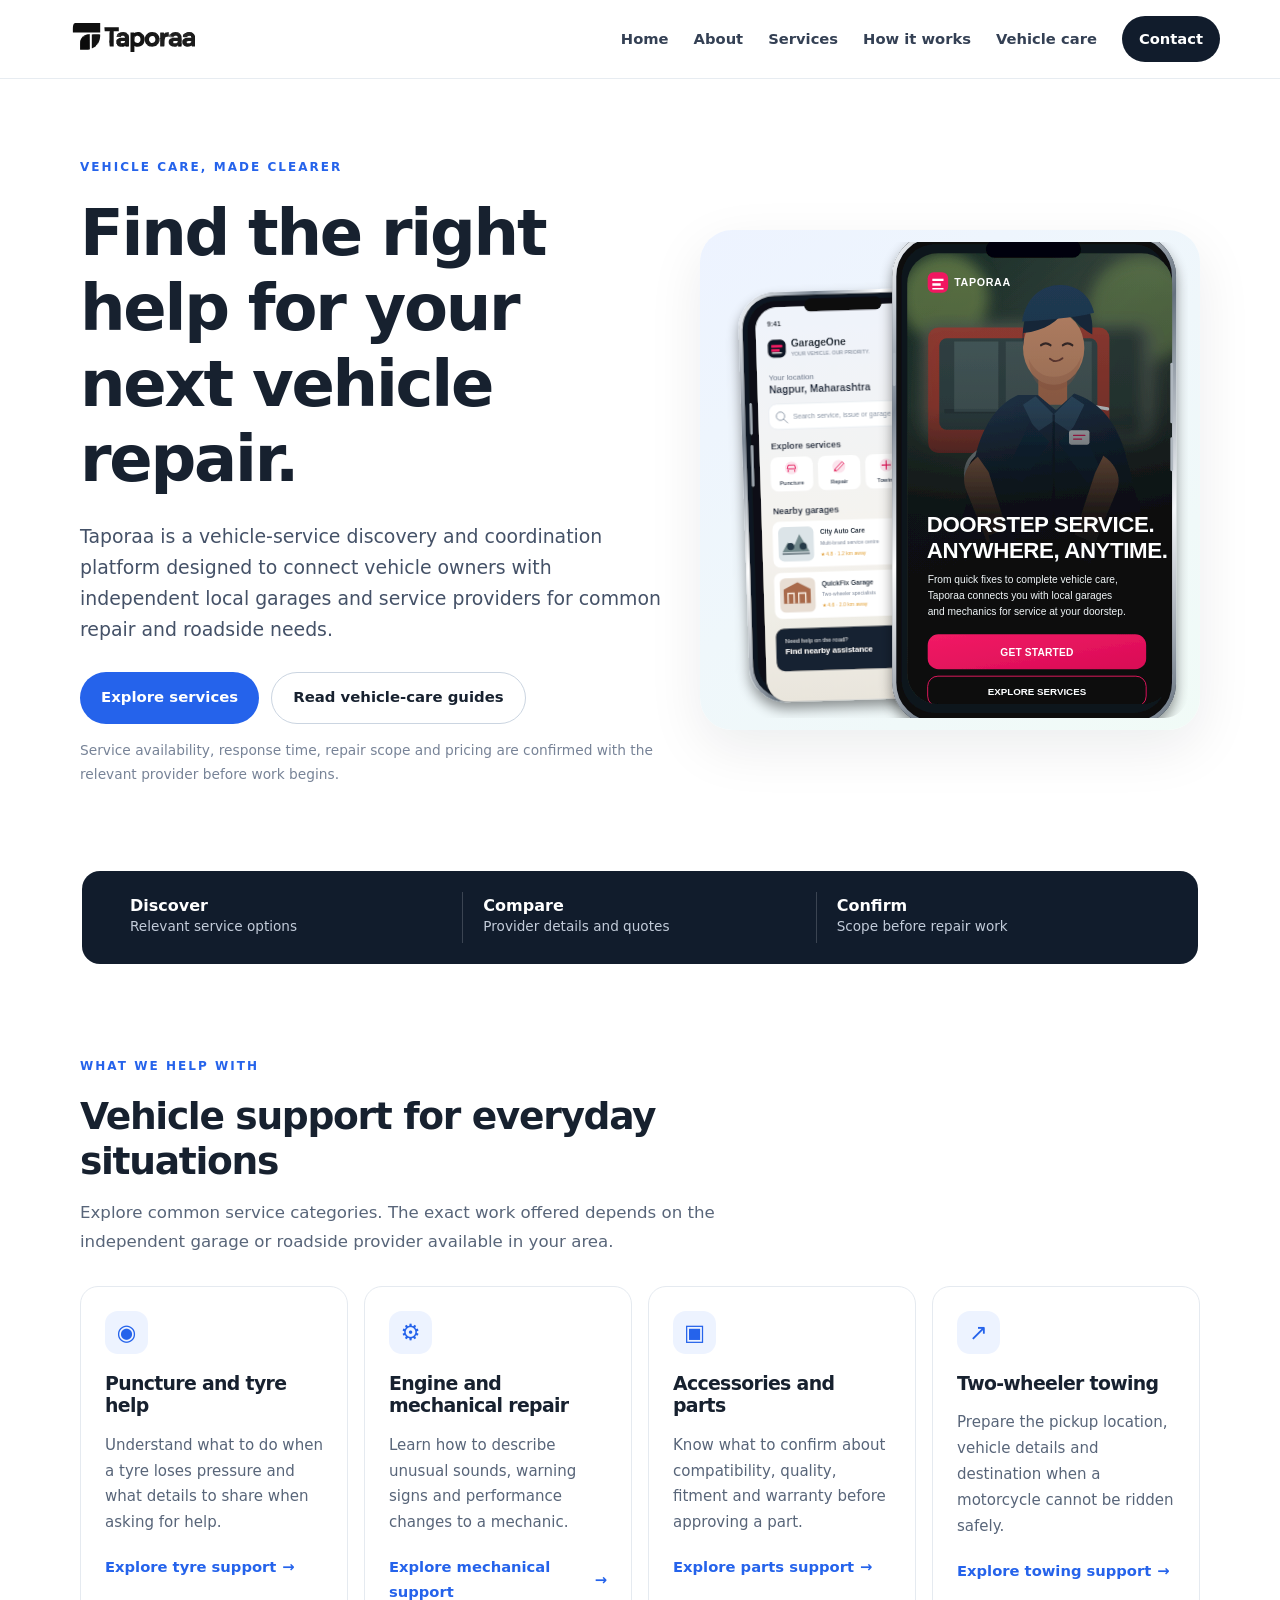
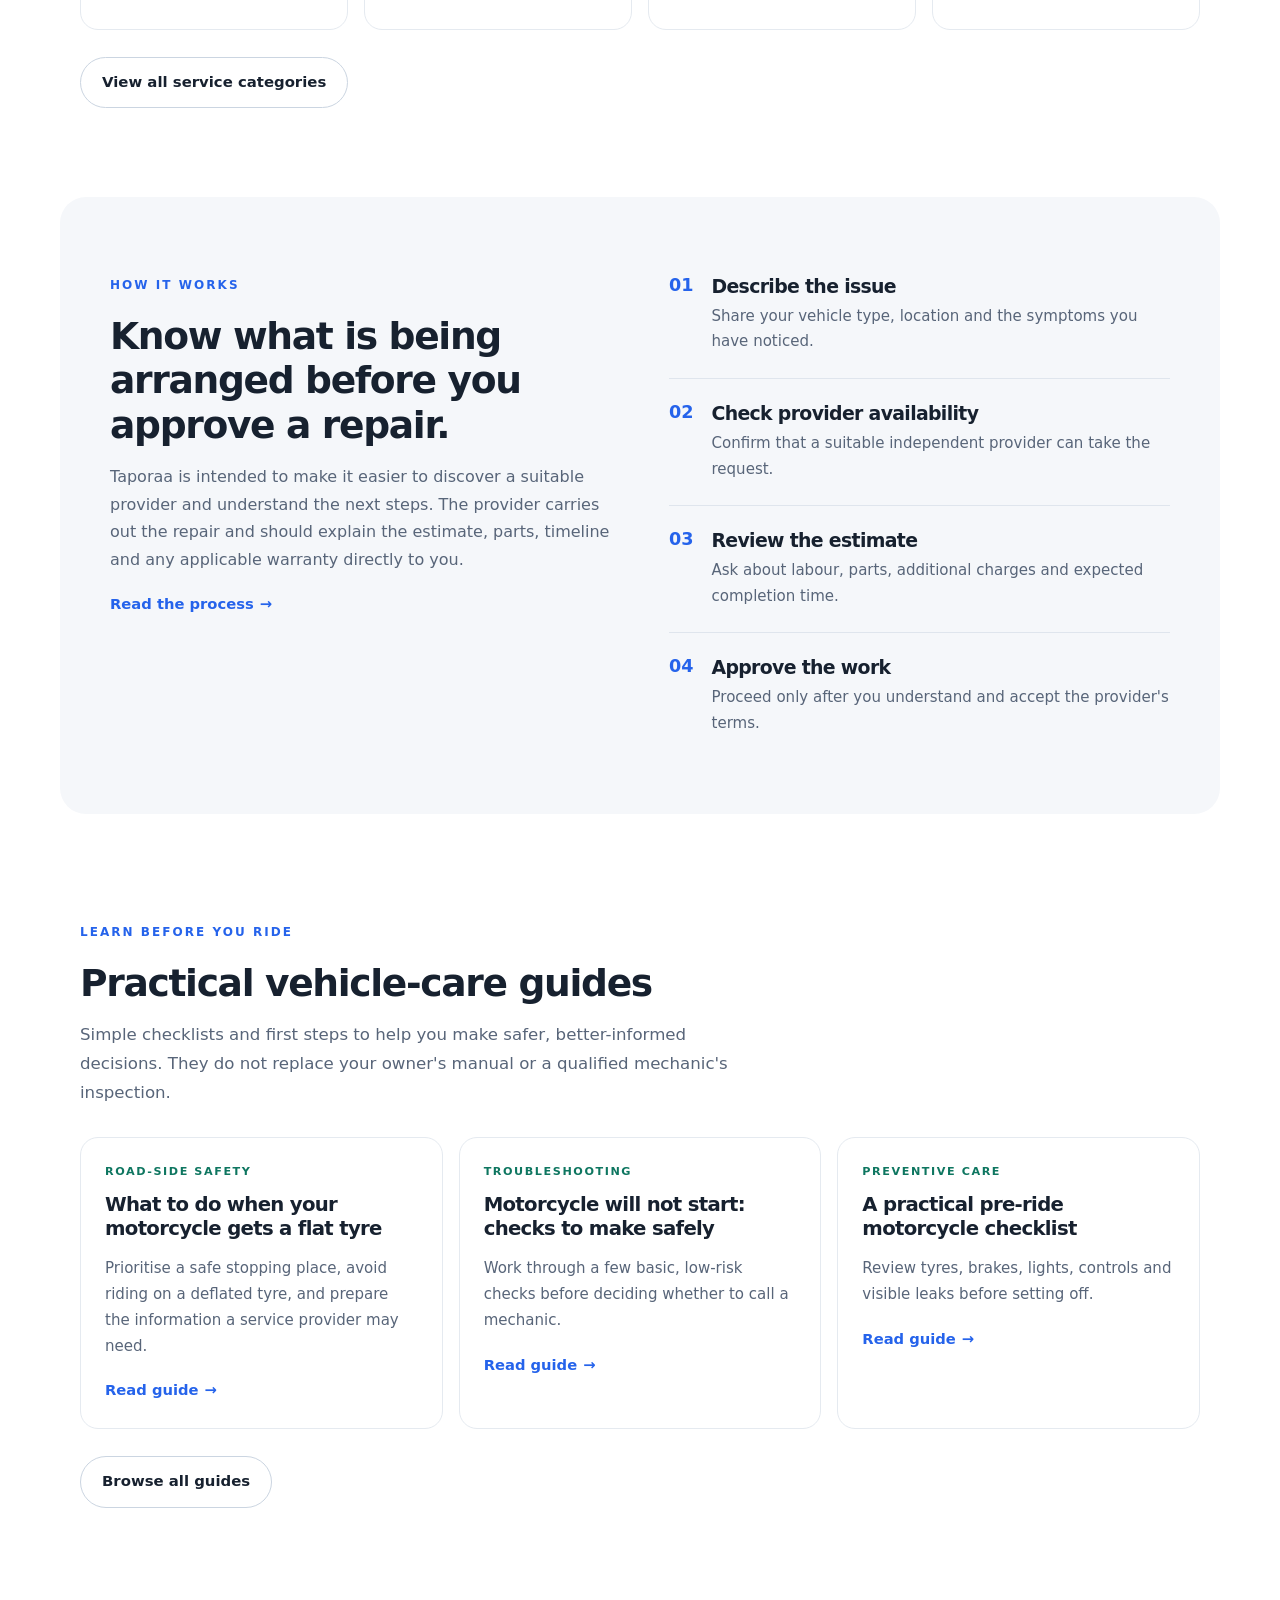
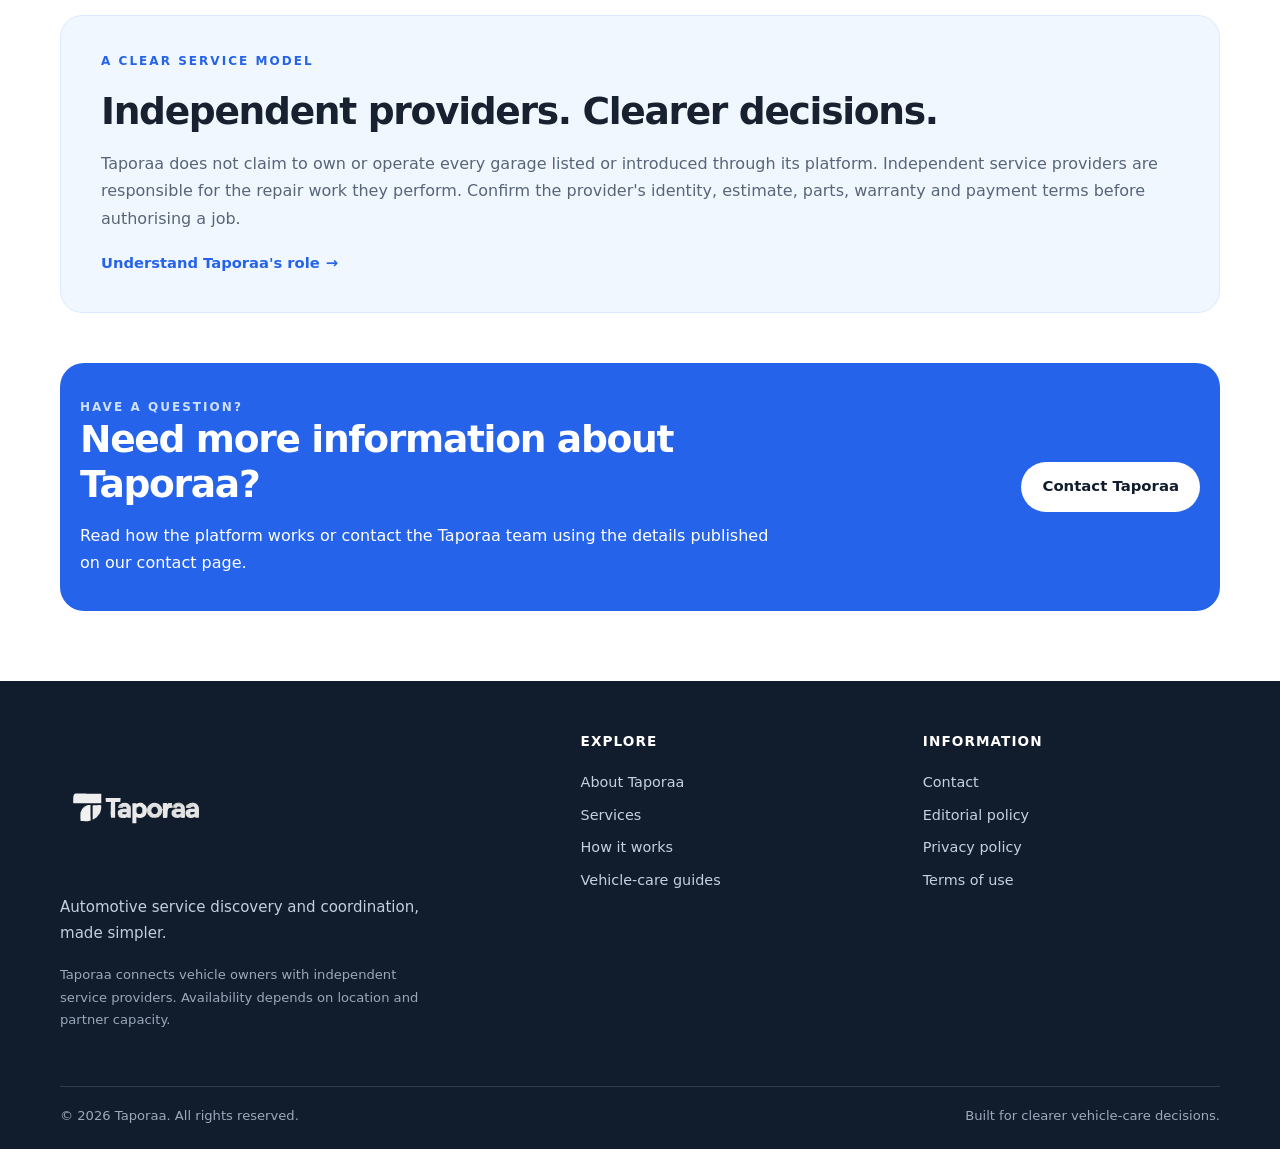
<file: index.html>
<!doctype html>
<html lang="en-IN">
<head>
  <meta charset="utf-8">
  <meta name="viewport" content="width=device-width, initial-scale=1">
  <title>Taporaa | Vehicle Service Discovery & Care Guides</title>
  <meta name="description" content="Discover vehicle-service options, understand common repair needs and read practical two-wheeler care guides with Taporaa.">
  <link rel="canonical" href="https://taporaa.com/">
  <meta property="og:type" content="website">
  <meta property="og:site_name" content="Taporaa">
  <meta property="og:title" content="Taporaa | Vehicle Service Discovery & Care Guides">
  <meta property="og:description" content="Discover vehicle-service options, understand common repair needs and read practical two-wheeler care guides with Taporaa.">
  <meta property="og:url" content="https://taporaa.com/">
  <meta property="og:image" content="https://taporaa.com/assets/img/og-cover.svg">
  <meta name="twitter:card" content="summary_large_image">

  <link rel="icon" href="/assets/img/favicon.svg" type="image/svg+xml">
  <link rel="stylesheet" href="/assets/css/style.css">
  <meta name="theme-color" content="#111827">
  <!-- Google Analytics 4: retained from the existing Taporaa site. Disable in site-config.js if no longer used. -->
  <script async src="https://www.googletagmanager.com/gtag/js?id=G-NDCK1PM405"></script>
  <script>window.dataLayer=window.dataLayer||[];function gtag(){dataLayer.push(arguments);}gtag('js',new Date());gtag('config','G-NDCK1PM405');</script>
  <!-- AdSense site-review code: retained from the existing Taporaa site. Do not modify the client ID. -->
  <script async src="https://pagead2.googlesyndication.com/pagead/js/adsbygoogle.js?client=ca-pub-1390238086527698" crossorigin="anonymous"></script>


</head>
<body>

<a class="skip-link" href="#main">Skip to content</a>
<header class="site-header">
  <div class="container header-inner">
    <a class="brand" href="/" aria-label="Taporaa home">
      <img src="/assets/img/taporaa-logo.svg" width="154" height="42" alt="Taporaa" />
    </a>
    <button class="menu-toggle" type="button" aria-expanded="false" aria-controls="primary-nav" aria-label="Open navigation"><span></span><span></span><span></span></button>
    <nav class="primary-nav" id="primary-nav" aria-label="Main navigation">
      <a href="/">Home</a><a href="/about.html">About</a><a href="/services.html">Services</a><a href="/how-it-works.html">How it works</a><a href="/vehicle-care/">Vehicle care</a><a class="nav-contact" href="/contact.html">Contact</a>
    </nav>
  </div>
</header>

<main id="main" class="container page-main">

<section class="hero section-pad">
  <div class="hero-copy">
    <p class="eyebrow">VEHICLE CARE, MADE CLEARER</p>
    <h1>Find the right help for your next vehicle repair.</h1>
    <p class="hero-lead">Taporaa is a vehicle-service discovery and coordination platform designed to connect vehicle owners with independent local garages and service providers for common repair and roadside needs.</p>
    <div class="button-row"><a class="button button-primary" href="/services.html">Explore services</a><a class="button button-secondary" href="/vehicle-care/">Read vehicle-care guides</a></div>
    <p class="hero-disclaimer">Service availability, response time, repair scope and pricing are confirmed with the relevant provider before work begins.</p>
  </div>
  <div class="hero-art"><img src="/assets/img/garage-illustration.svg" alt="Illustration of a motorcycle beside a vehicle service workshop" width="560" height="420"></div>
</section>
<section class="trust-strip" aria-label="What Taporaa helps with"><div><strong>Discover</strong><span>Relevant service options</span></div><div><strong>Compare</strong><span>Provider details and quotes</span></div><div><strong>Confirm</strong><span>Scope before repair work</span></div></section>
<section class="section section-pad">
  <div class="section-heading"><p class="eyebrow">WHAT WE HELP WITH</p><h2>Vehicle support for everyday situations</h2><p>Explore common service categories. The exact work offered depends on the independent garage or roadside provider available in your area.</p></div>
  <div class="service-grid">
    <article class="service-card"><span class="card-icon" aria-hidden="true">◉</span><h3>Puncture and tyre help</h3><p>Understand what to do when a tyre loses pressure and what details to share when asking for help.</p><a class="text-link" href="/services.html#puncture">Explore tyre support <span aria-hidden="true">→</span></a></article>
    <article class="service-card"><span class="card-icon" aria-hidden="true">⚙</span><h3>Engine and mechanical repair</h3><p>Learn how to describe unusual sounds, warning signs and performance changes to a mechanic.</p><a class="text-link" href="/services.html#mechanical">Explore mechanical support <span aria-hidden="true">→</span></a></article>
    <article class="service-card"><span class="card-icon" aria-hidden="true">▣</span><h3>Accessories and parts</h3><p>Know what to confirm about compatibility, quality, fitment and warranty before approving a part.</p><a class="text-link" href="/services.html#parts">Explore parts support <span aria-hidden="true">→</span></a></article>
    <article class="service-card"><span class="card-icon" aria-hidden="true">↗</span><h3>Two-wheeler towing</h3><p>Prepare the pickup location, vehicle details and destination when a motorcycle cannot be ridden safely.</p><a class="text-link" href="/services.html#towing">Explore towing support <span aria-hidden="true">→</span></a></article>
  </div>
  <div class="section-action"><a class="button button-secondary" href="/services.html">View all service categories</a></div>
</section>
<section class="split-section section-pad">
  <div><p class="eyebrow">HOW IT WORKS</p><h2>Know what is being arranged before you approve a repair.</h2><p>Taporaa is intended to make it easier to discover a suitable provider and understand the next steps. The provider carries out the repair and should explain the estimate, parts, timeline and any applicable warranty directly to you.</p><a class="text-link" href="/how-it-works.html">Read the process <span aria-hidden="true">→</span></a></div>
  <ol class="step-list"><li><b>01</b><div><h3>Describe the issue</h3><p>Share your vehicle type, location and the symptoms you have noticed.</p></div></li><li><b>02</b><div><h3>Check provider availability</h3><p>Confirm that a suitable independent provider can take the request.</p></div></li><li><b>03</b><div><h3>Review the estimate</h3><p>Ask about labour, parts, additional charges and expected completion time.</p></div></li><li><b>04</b><div><h3>Approve the work</h3><p>Proceed only after you understand and accept the provider's terms.</p></div></li></ol>
</section>
<section class="section section-pad guide-section">
  <div class="section-heading"><p class="eyebrow">LEARN BEFORE YOU RIDE</p><h2>Practical vehicle-care guides</h2><p>Simple checklists and first steps to help you make safer, better-informed decisions. They do not replace your owner's manual or a qualified mechanic's inspection.</p></div>
  <div class="guide-grid">
    <article class="guide-card"><p class="guide-tag">ROAD-SIDE SAFETY</p><h3>What to do when your motorcycle gets a flat tyre</h3><p>Prioritise a safe stopping place, avoid riding on a deflated tyre, and prepare the information a service provider may need.</p><a href="/vehicle-care/flat-tyre.html" class="text-link">Read guide <span aria-hidden="true">→</span></a></article>
    <article class="guide-card"><p class="guide-tag">TROUBLESHOOTING</p><h3>Motorcycle will not start: checks to make safely</h3><p>Work through a few basic, low-risk checks before deciding whether to call a mechanic.</p><a href="/vehicle-care/bike-wont-start.html" class="text-link">Read guide <span aria-hidden="true">→</span></a></article>
    <article class="guide-card"><p class="guide-tag">PREVENTIVE CARE</p><h3>A practical pre-ride motorcycle checklist</h3><p>Review tyres, brakes, lights, controls and visible leaks before setting off.</p><a href="/vehicle-care/pre-ride-check.html" class="text-link">Read guide <span aria-hidden="true">→</span></a></article>
  </div>
  <div class="section-action"><a class="button button-secondary" href="/vehicle-care/">Browse all guides</a></div>
</section>
<section class="notice-panel section-pad"><div><p class="eyebrow">A CLEAR SERVICE MODEL</p><h2>Independent providers. Clearer decisions.</h2><p>Taporaa does not claim to own or operate every garage listed or introduced through its platform. Independent service providers are responsible for the repair work they perform. Confirm the provider's identity, estimate, parts, warranty and payment terms before authorising a job.</p><a class="text-link" href="/about.html">Understand Taporaa's role <span aria-hidden="true">→</span></a></div></section>
<section class="cta-band section-pad"><div><p class="eyebrow">HAVE A QUESTION?</p><h2>Need more information about Taporaa?</h2><p>Read how the platform works or contact the Taporaa team using the details published on our contact page.</p></div><a class="button button-light" href="/contact.html">Contact Taporaa</a></section>

</main>

<footer class="site-footer">
  <div class="container footer-grid">
    <div class="footer-brand">
      <a href="/" aria-label="Taporaa home"><img src="/assets/img/taporaa-logo-light.svg" width="154" height="42" alt="Taporaa" loading="lazy"></a>
      <p>Automotive service discovery and coordination, made simpler.</p>
      <p class="small-note">Taporaa connects vehicle owners with independent service providers. Availability depends on location and partner capacity.</p>
    </div>
    <div><h2>Explore</h2><a href="/about.html">About Taporaa</a><a href="/services.html">Services</a><a href="/how-it-works.html">How it works</a><a href="/vehicle-care/">Vehicle-care guides</a></div>
    <div><h2>Information</h2><a href="/contact.html">Contact</a><a href="/editorial-policy.html">Editorial policy</a><a href="/privacy-policy.html">Privacy policy</a><a href="/terms.html">Terms of use</a></div>
  </div>
  <div class="container footer-bottom"><span>© <span data-current-year>2026</span> Taporaa. All rights reserved.</span><span>Built for clearer vehicle-care decisions.</span></div>
</footer>
<script src="/assets/js/site-config.js"></script>
<script src="/assets/js/site.js" defer></script>

</body>
</html>
</file>
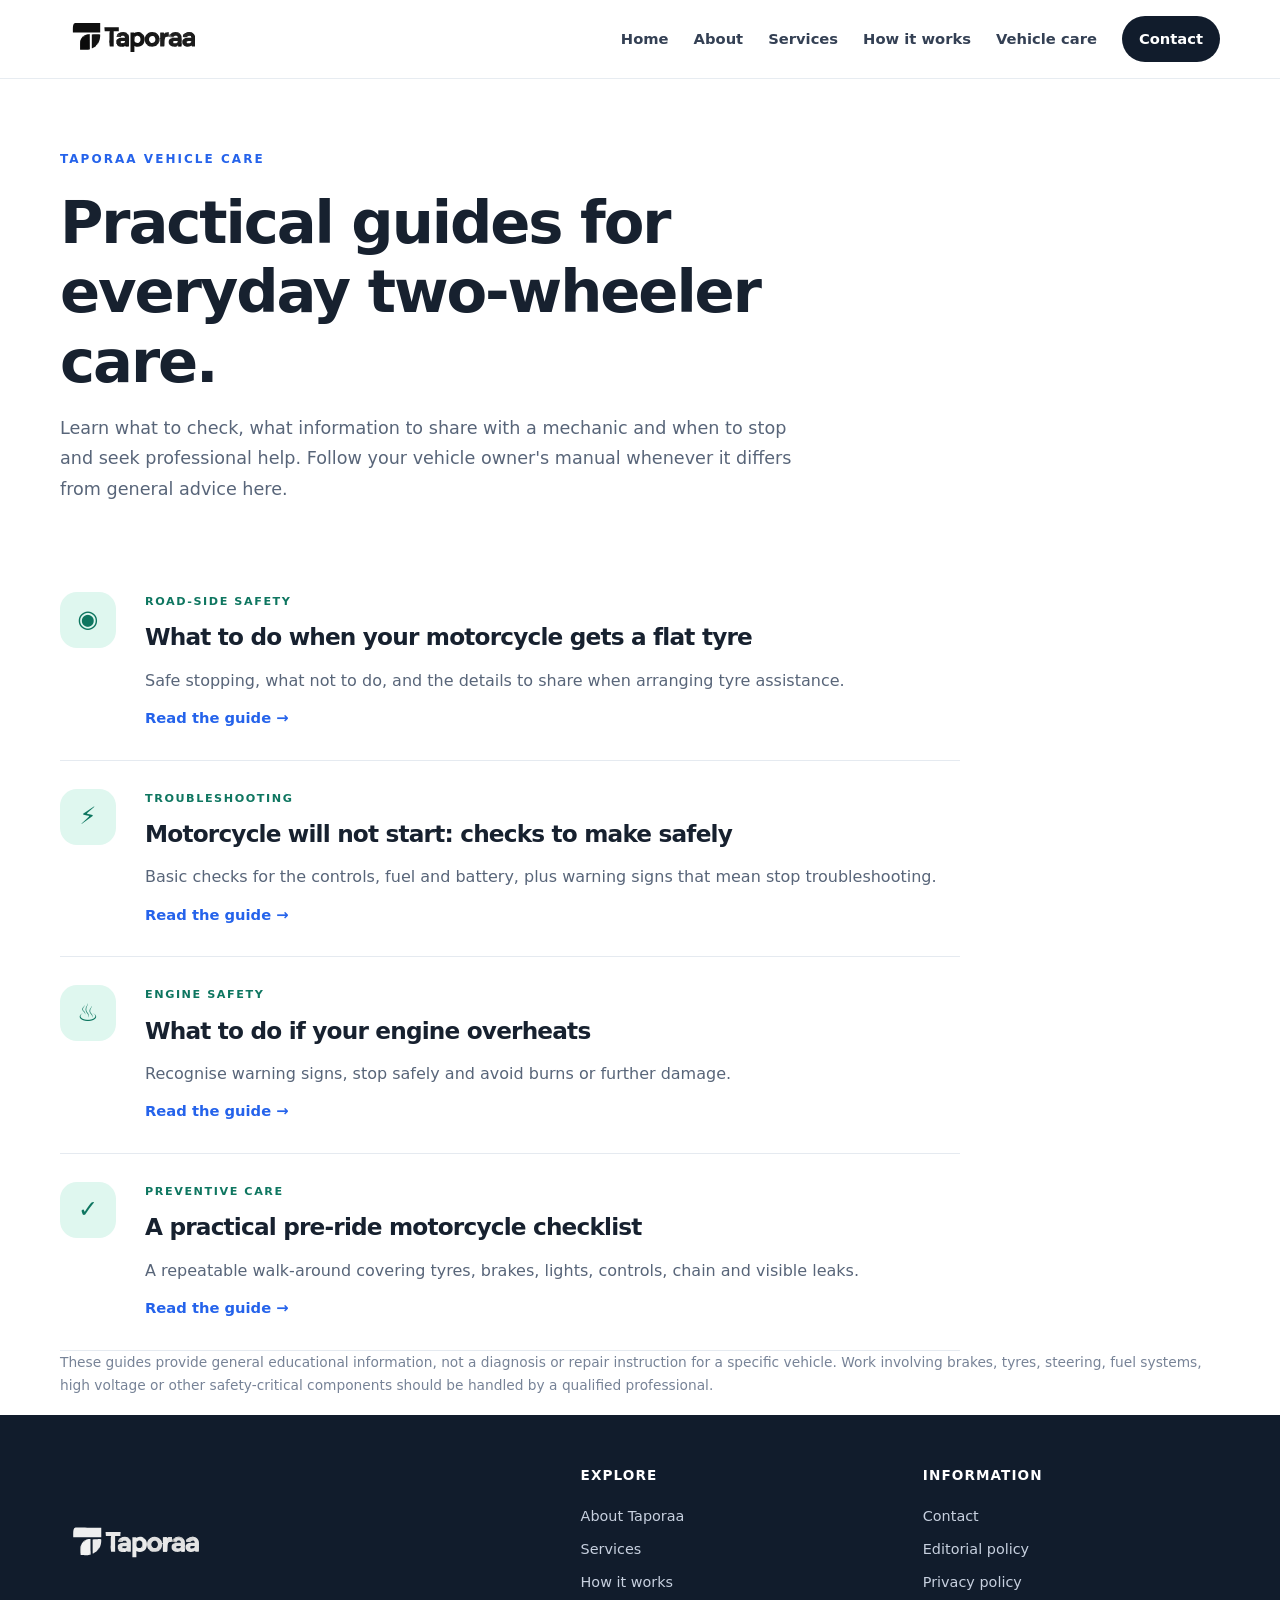
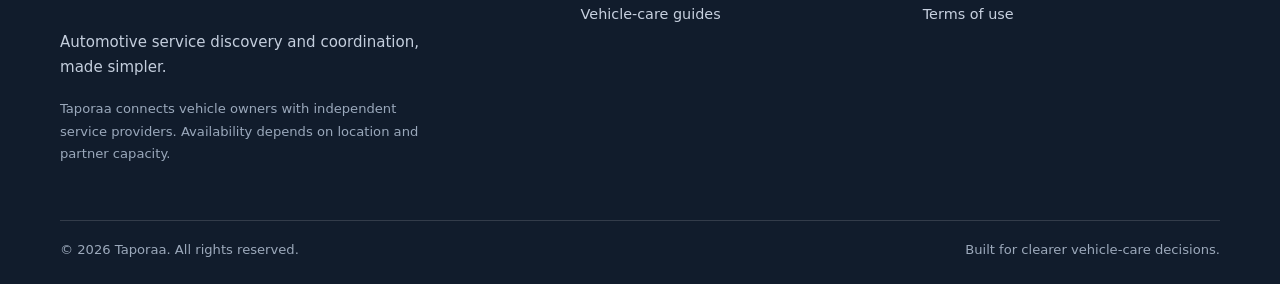
<file: vehicle-care/index.html>
<!doctype html>
<html lang="en-IN">
<head>
  <meta charset="utf-8">
  <meta name="viewport" content="width=device-width, initial-scale=1">
  <title>Vehicle Care Guides | Taporaa</title>
  <meta name="description" content="Original, practical two-wheeler care guides covering flat tyres, starting problems, overheating and pre-ride checks.">
  <link rel="canonical" href="https://taporaa.com/vehicle-care/">
  <meta property="og:type" content="website">
  <meta property="og:site_name" content="Taporaa">
  <meta property="og:title" content="Vehicle Care Guides | Taporaa">
  <meta property="og:description" content="Original, practical two-wheeler care guides covering flat tyres, starting problems, overheating and pre-ride checks.">
  <meta property="og:url" content="https://taporaa.com/vehicle-care/">
  <meta property="og:image" content="https://taporaa.com/assets/img/og-cover.svg">
  <meta name="twitter:card" content="summary_large_image">

  <link rel="icon" href="/assets/img/favicon.svg" type="image/svg+xml">
  <link rel="stylesheet" href="/assets/css/style.css">
  <meta name="theme-color" content="#111827">
  <!-- Google Analytics 4: retained from the existing Taporaa site. Disable in site-config.js if no longer used. -->
  <script async src="https://www.googletagmanager.com/gtag/js?id=G-NDCK1PM405"></script>
  <script>window.dataLayer=window.dataLayer||[];function gtag(){dataLayer.push(arguments);}gtag('js',new Date());gtag('config','G-NDCK1PM405');</script>
  <!-- AdSense site-review code: retained from the existing Taporaa site. Do not modify the client ID. -->
  <script async src="https://pagead2.googlesyndication.com/pagead/js/adsbygoogle.js?client=ca-pub-1390238086527698" crossorigin="anonymous"></script>


</head>
<body>

<a class="skip-link" href="#main">Skip to content</a>
<header class="site-header">
  <div class="container header-inner">
    <a class="brand" href="/" aria-label="Taporaa home">
      <img src="/assets/img/taporaa-logo.svg" width="154" height="42" alt="Taporaa" />
    </a>
    <button class="menu-toggle" type="button" aria-expanded="false" aria-controls="primary-nav" aria-label="Open navigation"><span></span><span></span><span></span></button>
    <nav class="primary-nav" id="primary-nav" aria-label="Main navigation">
      <a href="/">Home</a><a href="/about.html">About</a><a href="/services.html">Services</a><a href="/how-it-works.html">How it works</a><a href="/vehicle-care/">Vehicle care</a><a class="nav-contact" href="/contact.html">Contact</a>
    </nav>
  </div>
</header>

<main id="main" class="container page-main">

<header class="page-hero"><p class="eyebrow">TAPORAA VEHICLE CARE</p><h1>Practical guides for everyday two-wheeler care.</h1><p>Learn what to check, what information to share with a mechanic and when to stop and seek professional help. Follow your vehicle owner's manual whenever it differs from general advice here.</p></header>
<div class="guide-list">
<article class="guide-row"><div class="guide-icon" aria-hidden="true">◉</div><div><p class="guide-tag">ROAD-SIDE SAFETY</p><h2><a href="/vehicle-care/flat-tyre.html">What to do when your motorcycle gets a flat tyre</a></h2><p>Safe stopping, what not to do, and the details to share when arranging tyre assistance.</p><a class="text-link" href="/vehicle-care/flat-tyre.html">Read the guide →</a></div></article>
<article class="guide-row"><div class="guide-icon" aria-hidden="true">⚡</div><div><p class="guide-tag">TROUBLESHOOTING</p><h2><a href="/vehicle-care/bike-wont-start.html">Motorcycle will not start: checks to make safely</a></h2><p>Basic checks for the controls, fuel and battery, plus warning signs that mean stop troubleshooting.</p><a class="text-link" href="/vehicle-care/bike-wont-start.html">Read the guide →</a></div></article>
<article class="guide-row"><div class="guide-icon" aria-hidden="true">♨</div><div><p class="guide-tag">ENGINE SAFETY</p><h2><a href="/vehicle-care/engine-overheating.html">What to do if your engine overheats</a></h2><p>Recognise warning signs, stop safely and avoid burns or further damage.</p><a class="text-link" href="/vehicle-care/engine-overheating.html">Read the guide →</a></div></article>
<article class="guide-row"><div class="guide-icon" aria-hidden="true">✓</div><div><p class="guide-tag">PREVENTIVE CARE</p><h2><a href="/vehicle-care/pre-ride-check.html">A practical pre-ride motorcycle checklist</a></h2><p>A repeatable walk-around covering tyres, brakes, lights, controls, chain and visible leaks.</p><a class="text-link" href="/vehicle-care/pre-ride-check.html">Read the guide →</a></div></article>
</div>
<p class="disclaimer">These guides provide general educational information, not a diagnosis or repair instruction for a specific vehicle. Work involving brakes, tyres, steering, fuel systems, high voltage or other safety-critical components should be handled by a qualified professional.</p>

</main>

<footer class="site-footer">
  <div class="container footer-grid">
    <div class="footer-brand">
      <a href="/" aria-label="Taporaa home"><img src="/assets/img/taporaa-logo-light.svg" width="154" height="42" alt="Taporaa" loading="lazy"></a>
      <p>Automotive service discovery and coordination, made simpler.</p>
      <p class="small-note">Taporaa connects vehicle owners with independent service providers. Availability depends on location and partner capacity.</p>
    </div>
    <div><h2>Explore</h2><a href="/about.html">About Taporaa</a><a href="/services.html">Services</a><a href="/how-it-works.html">How it works</a><a href="/vehicle-care/">Vehicle-care guides</a></div>
    <div><h2>Information</h2><a href="/contact.html">Contact</a><a href="/editorial-policy.html">Editorial policy</a><a href="/privacy-policy.html">Privacy policy</a><a href="/terms.html">Terms of use</a></div>
  </div>
  <div class="container footer-bottom"><span>© <span data-current-year>2026</span> Taporaa. All rights reserved.</span><span>Built for clearer vehicle-care decisions.</span></div>
</footer>
<script src="/assets/js/site-config.js"></script>
<script src="/assets/js/site.js" defer></script>

</body>
</html>
</file>
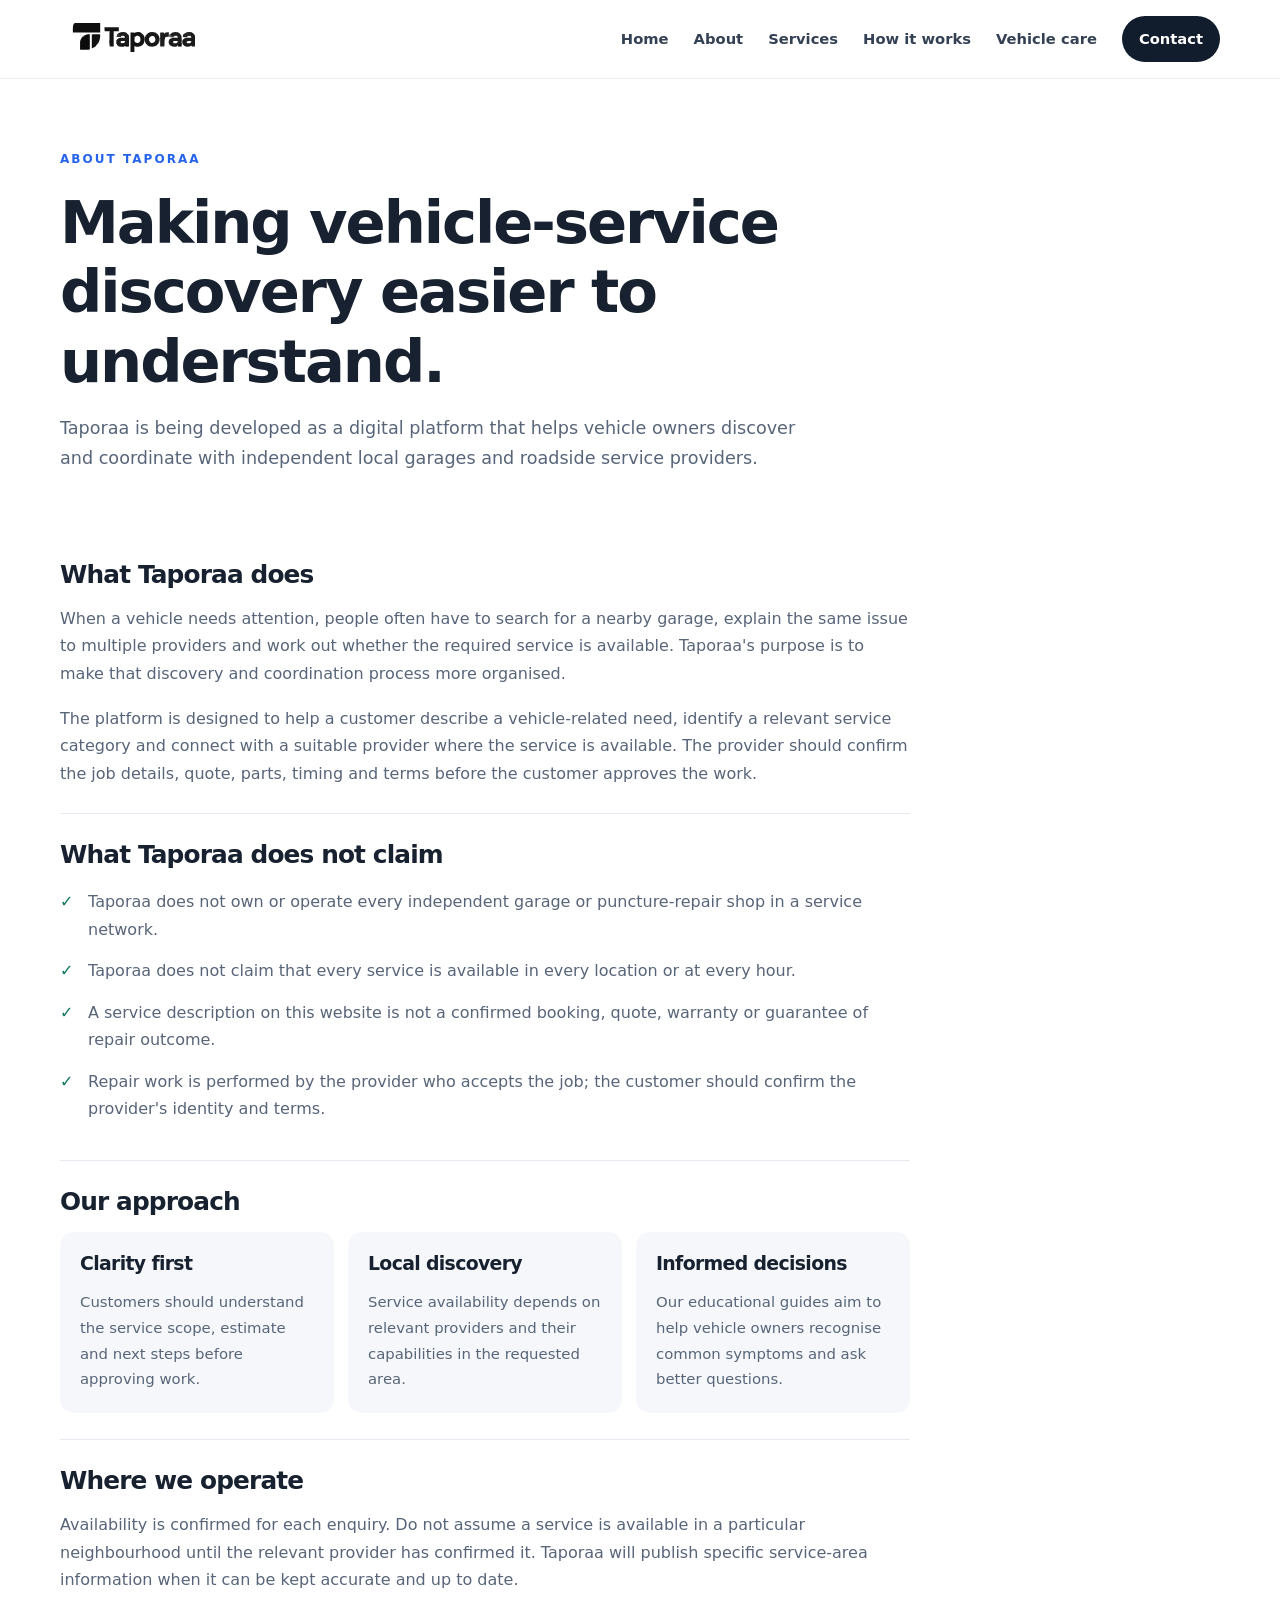
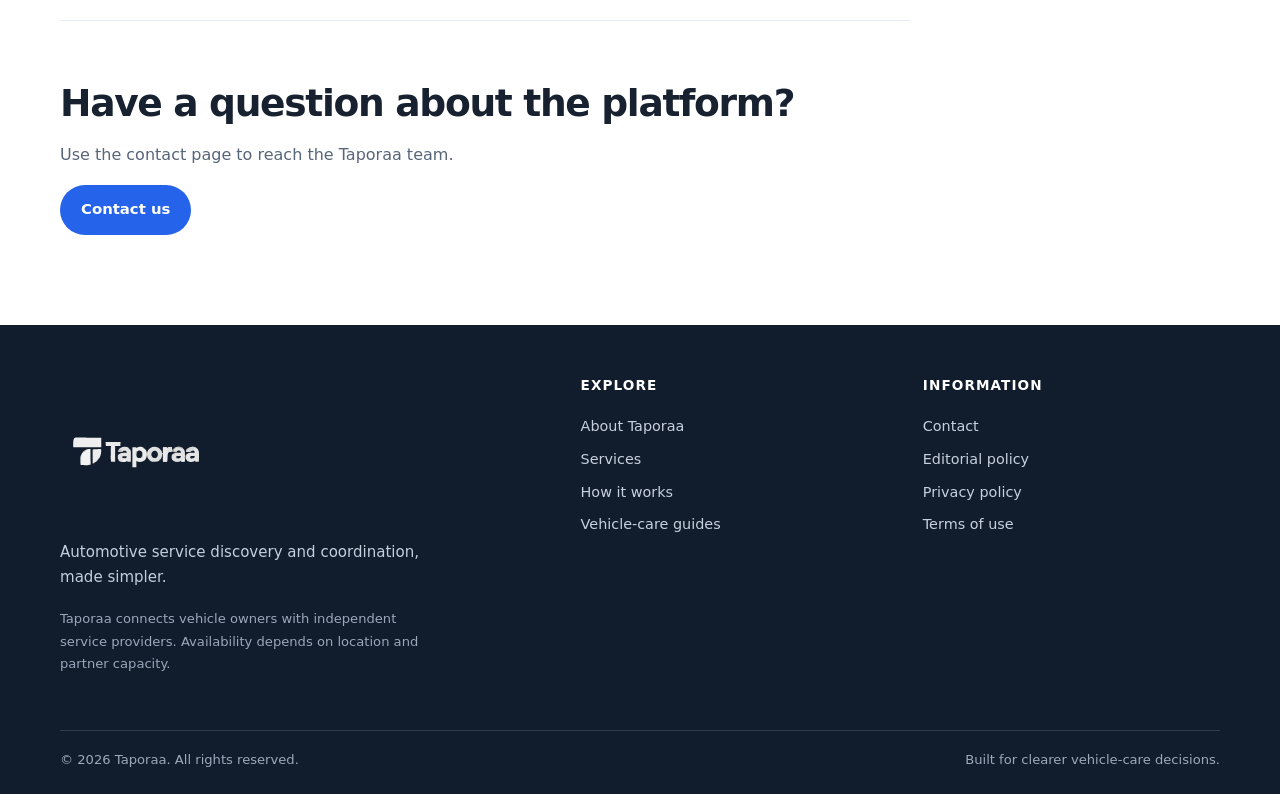
<file: about.html>
<!doctype html>
<html lang="en-IN">
<head>
  <meta charset="utf-8">
  <meta name="viewport" content="width=device-width, initial-scale=1">
  <title>About Taporaa | Our Service-Discovery Model</title>
  <meta name="description" content="Learn about Taporaa, a vehicle-service discovery and coordination platform connecting vehicle owners with independent local providers.">
  <link rel="canonical" href="https://taporaa.com/about.html">
  <meta property="og:type" content="website">
  <meta property="og:site_name" content="Taporaa">
  <meta property="og:title" content="About Taporaa | Our Service-Discovery Model">
  <meta property="og:description" content="Learn about Taporaa, a vehicle-service discovery and coordination platform connecting vehicle owners with independent local providers.">
  <meta property="og:url" content="https://taporaa.com/about.html">
  <meta property="og:image" content="https://taporaa.com/assets/img/og-cover.svg">
  <meta name="twitter:card" content="summary_large_image">

  <link rel="icon" href="/assets/img/favicon.svg" type="image/svg+xml">
  <link rel="stylesheet" href="/assets/css/style.css">
  <meta name="theme-color" content="#111827">
  <!-- Google Analytics 4: retained from the existing Taporaa site. Disable in site-config.js if no longer used. -->
  <script async src="https://www.googletagmanager.com/gtag/js?id=G-NDCK1PM405"></script>
  <script>window.dataLayer=window.dataLayer||[];function gtag(){dataLayer.push(arguments);}gtag('js',new Date());gtag('config','G-NDCK1PM405');</script>
  <!-- AdSense site-review code: retained from the existing Taporaa site. Do not modify the client ID. -->
  <script async src="https://pagead2.googlesyndication.com/pagead/js/adsbygoogle.js?client=ca-pub-1390238086527698" crossorigin="anonymous"></script>


</head>
<body>

<a class="skip-link" href="#main">Skip to content</a>
<header class="site-header">
  <div class="container header-inner">
    <a class="brand" href="/" aria-label="Taporaa home">
      <img src="/assets/img/taporaa-logo.svg" width="154" height="42" alt="Taporaa" />
    </a>
    <button class="menu-toggle" type="button" aria-expanded="false" aria-controls="primary-nav" aria-label="Open navigation"><span></span><span></span><span></span></button>
    <nav class="primary-nav" id="primary-nav" aria-label="Main navigation">
      <a href="/">Home</a><a href="/about.html">About</a><a href="/services.html">Services</a><a href="/how-it-works.html">How it works</a><a href="/vehicle-care/">Vehicle care</a><a class="nav-contact" href="/contact.html">Contact</a>
    </nav>
  </div>
</header>

<main id="main" class="container page-main">

<header class="page-hero"><p class="eyebrow">ABOUT TAPORAA</p><h1>Making vehicle-service discovery easier to understand.</h1><p>Taporaa is being developed as a digital platform that helps vehicle owners discover and coordinate with independent local garages and roadside service providers.</p></header>
<section class="content-section"><h2>What Taporaa does</h2><p>When a vehicle needs attention, people often have to search for a nearby garage, explain the same issue to multiple providers and work out whether the required service is available. Taporaa's purpose is to make that discovery and coordination process more organised.</p><p>The platform is designed to help a customer describe a vehicle-related need, identify a relevant service category and connect with a suitable provider where the service is available. The provider should confirm the job details, quote, parts, timing and terms before the customer approves the work.</p></section>
<section class="content-section"><h2>What Taporaa does not claim</h2><ul class="check-list"><li>Taporaa does not own or operate every independent garage or puncture-repair shop in a service network.</li><li>Taporaa does not claim that every service is available in every location or at every hour.</li><li>A service description on this website is not a confirmed booking, quote, warranty or guarantee of repair outcome.</li><li>Repair work is performed by the provider who accepts the job; the customer should confirm the provider's identity and terms.</li></ul></section>
<section class="content-section"><h2>Our approach</h2><div class="value-grid"><article><h3>Clarity first</h3><p>Customers should understand the service scope, estimate and next steps before approving work.</p></article><article><h3>Local discovery</h3><p>Service availability depends on relevant providers and their capabilities in the requested area.</p></article><article><h3>Informed decisions</h3><p>Our educational guides aim to help vehicle owners recognise common symptoms and ask better questions.</p></article></div></section>
<section class="content-section"><h2>Where we operate</h2><p>Availability is confirmed for each enquiry. Do not assume a service is available in a particular neighbourhood until the relevant provider has confirmed it. Taporaa will publish specific service-area information when it can be kept accurate and up to date.</p></section>
<section class="inline-cta"><h2>Have a question about the platform?</h2><p>Use the contact page to reach the Taporaa team.</p><a class="button button-primary" href="/contact.html">Contact us</a></section>

</main>

<footer class="site-footer">
  <div class="container footer-grid">
    <div class="footer-brand">
      <a href="/" aria-label="Taporaa home"><img src="/assets/img/taporaa-logo-light.svg" width="154" height="42" alt="Taporaa" loading="lazy"></a>
      <p>Automotive service discovery and coordination, made simpler.</p>
      <p class="small-note">Taporaa connects vehicle owners with independent service providers. Availability depends on location and partner capacity.</p>
    </div>
    <div><h2>Explore</h2><a href="/about.html">About Taporaa</a><a href="/services.html">Services</a><a href="/how-it-works.html">How it works</a><a href="/vehicle-care/">Vehicle-care guides</a></div>
    <div><h2>Information</h2><a href="/contact.html">Contact</a><a href="/editorial-policy.html">Editorial policy</a><a href="/privacy-policy.html">Privacy policy</a><a href="/terms.html">Terms of use</a></div>
  </div>
  <div class="container footer-bottom"><span>© <span data-current-year>2026</span> Taporaa. All rights reserved.</span><span>Built for clearer vehicle-care decisions.</span></div>
</footer>
<script src="/assets/js/site-config.js"></script>
<script src="/assets/js/site.js" defer></script>

</body>
</html>
</file>
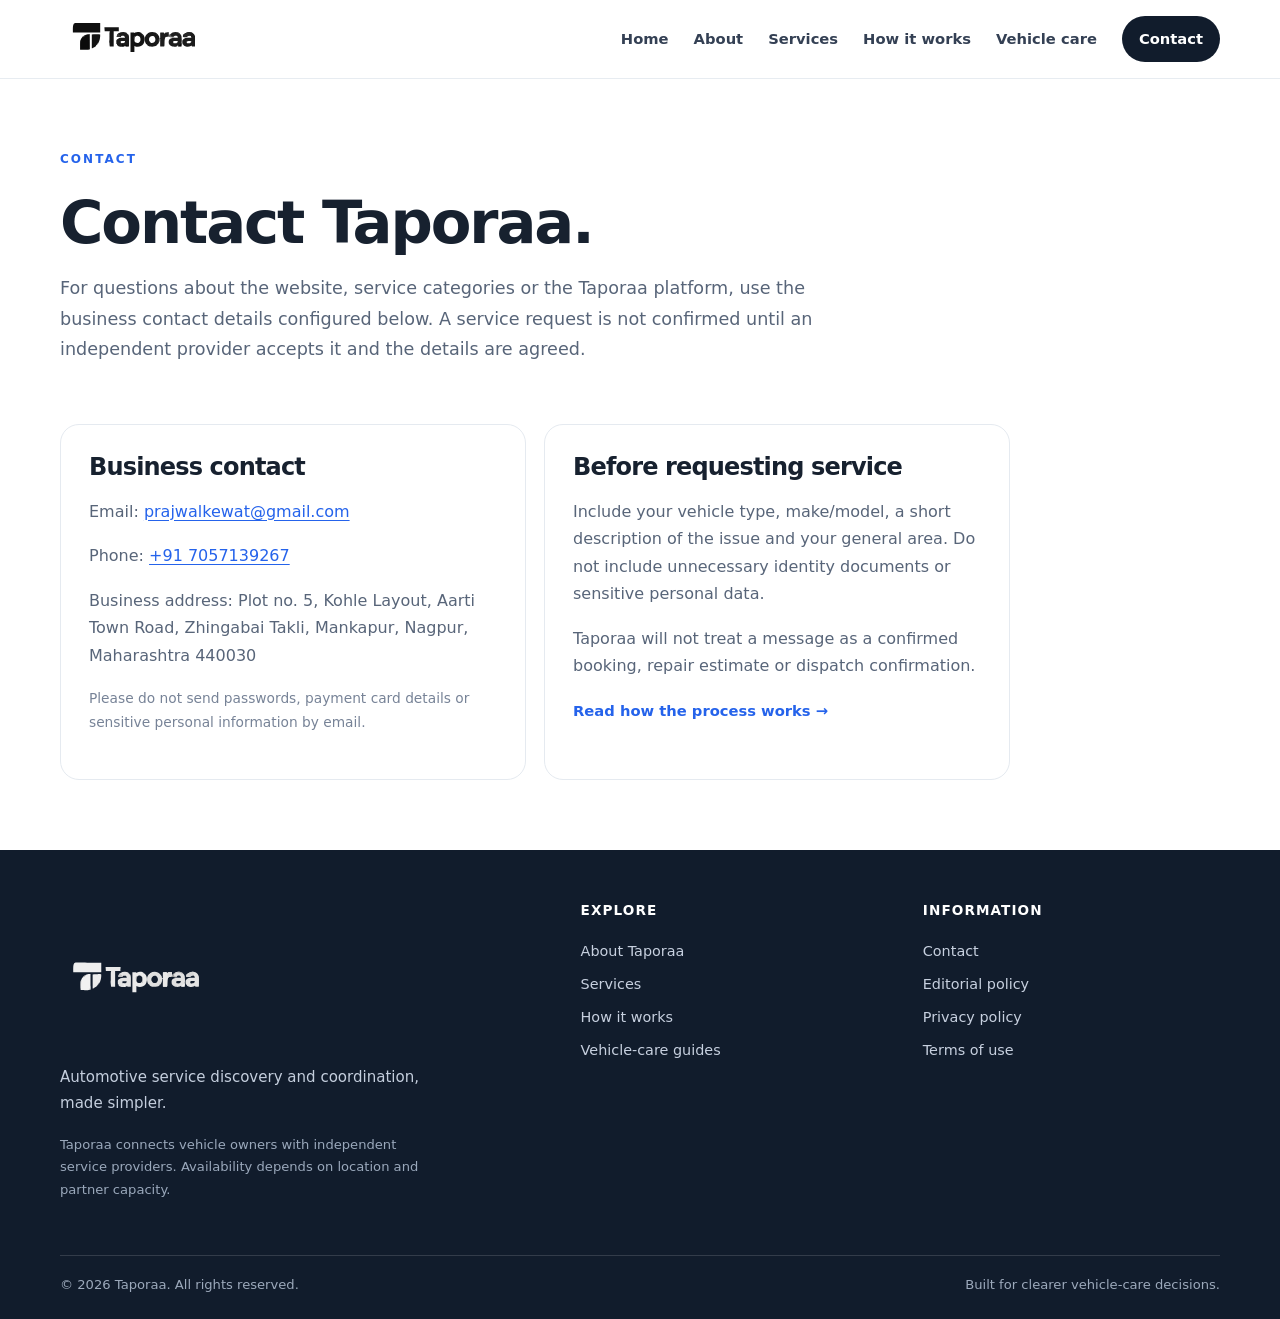
<file: contact.html>
<!doctype html>
<html lang="en-IN">
<head>
  <meta charset="utf-8">
  <meta name="viewport" content="width=device-width, initial-scale=1">
  <title>Contact Taporaa | Business Enquiries</title>
  <meta name="description" content="Contact Taporaa for questions about the vehicle-service discovery platform and website.">
  <link rel="canonical" href="https://taporaa.com/contact.html">
  <meta property="og:type" content="website">
  <meta property="og:site_name" content="Taporaa">
  <meta property="og:title" content="Contact Taporaa | Business Enquiries">
  <meta property="og:description" content="Contact Taporaa for questions about the vehicle-service discovery platform and website.">
  <meta property="og:url" content="https://taporaa.com/contact.html">
  <meta property="og:image" content="https://taporaa.com/assets/img/og-cover.svg">
  <meta name="twitter:card" content="summary_large_image">

  <link rel="icon" href="/assets/img/favicon.svg" type="image/svg+xml">
  <link rel="stylesheet" href="/assets/css/style.css">
  <meta name="theme-color" content="#111827">
  <!-- Google Analytics 4: retained from the existing Taporaa site. Disable in site-config.js if no longer used. -->
  <script async src="https://www.googletagmanager.com/gtag/js?id=G-NDCK1PM405"></script>
  <script>window.dataLayer=window.dataLayer||[];function gtag(){dataLayer.push(arguments);}gtag('js',new Date());gtag('config','G-NDCK1PM405');</script>


</head>
<body>

<a class="skip-link" href="#main">Skip to content</a>
<header class="site-header">
  <div class="container header-inner">
    <a class="brand" href="/" aria-label="Taporaa home">
      <img src="/assets/img/taporaa-logo.svg" width="154" height="42" alt="Taporaa" />
    </a>
    <button class="menu-toggle" type="button" aria-expanded="false" aria-controls="primary-nav" aria-label="Open navigation"><span></span><span></span><span></span></button>
    <nav class="primary-nav" id="primary-nav" aria-label="Main navigation">
      <a href="/">Home</a><a href="/about.html">About</a><a href="/services.html">Services</a><a href="/how-it-works.html">How it works</a><a href="/vehicle-care/">Vehicle care</a><a class="nav-contact" href="/contact.html">Contact</a>
    </nav>
  </div>
</header>

<main id="main" class="container page-main">

<header class="page-hero"><p class="eyebrow">CONTACT</p><h1>Contact Taporaa.</h1><p>For questions about the website, service categories or the Taporaa platform, use the business contact details configured below. A service request is not confirmed until an independent provider accepts it and the details are agreed.</p></header>
<section class="contact-layout">
  <div class="contact-card"><h2>Business contact</h2><div id="contact-details"><p class="config-warning">Contact details have not yet been configured. Before publishing this site, add a monitored business email address and, if applicable, a business phone number in <code>assets/js/site-config.js</code>.</p></div><p class="small-note">Please do not send passwords, payment card details or sensitive personal information by email.</p></div>
  <div class="contact-card"><h2>Before requesting service</h2><p>Include your vehicle type, make/model, a short description of the issue and your general area. Do not include unnecessary identity documents or sensitive personal data.</p><p>Taporaa will not treat a message as a confirmed booking, repair estimate or dispatch confirmation.</p><a class="text-link" href="/how-it-works.html">Read how the process works →</a></div>
</section>

</main>

<footer class="site-footer">
  <div class="container footer-grid">
    <div class="footer-brand">
      <a href="/" aria-label="Taporaa home"><img src="/assets/img/taporaa-logo-light.svg" width="154" height="42" alt="Taporaa" loading="lazy"></a>
      <p>Automotive service discovery and coordination, made simpler.</p>
      <p class="small-note">Taporaa connects vehicle owners with independent service providers. Availability depends on location and partner capacity.</p>
    </div>
    <div><h2>Explore</h2><a href="/about.html">About Taporaa</a><a href="/services.html">Services</a><a href="/how-it-works.html">How it works</a><a href="/vehicle-care/">Vehicle-care guides</a></div>
    <div><h2>Information</h2><a href="/contact.html">Contact</a><a href="/editorial-policy.html">Editorial policy</a><a href="/privacy-policy.html">Privacy policy</a><a href="/terms.html">Terms of use</a></div>
  </div>
  <div class="container footer-bottom"><span>© <span data-current-year>2026</span> Taporaa. All rights reserved.</span><span>Built for clearer vehicle-care decisions.</span></div>
</footer>
<script src="/assets/js/site-config.js"></script>
<script src="/assets/js/site.js" defer></script>

</body>
</html>
</file>
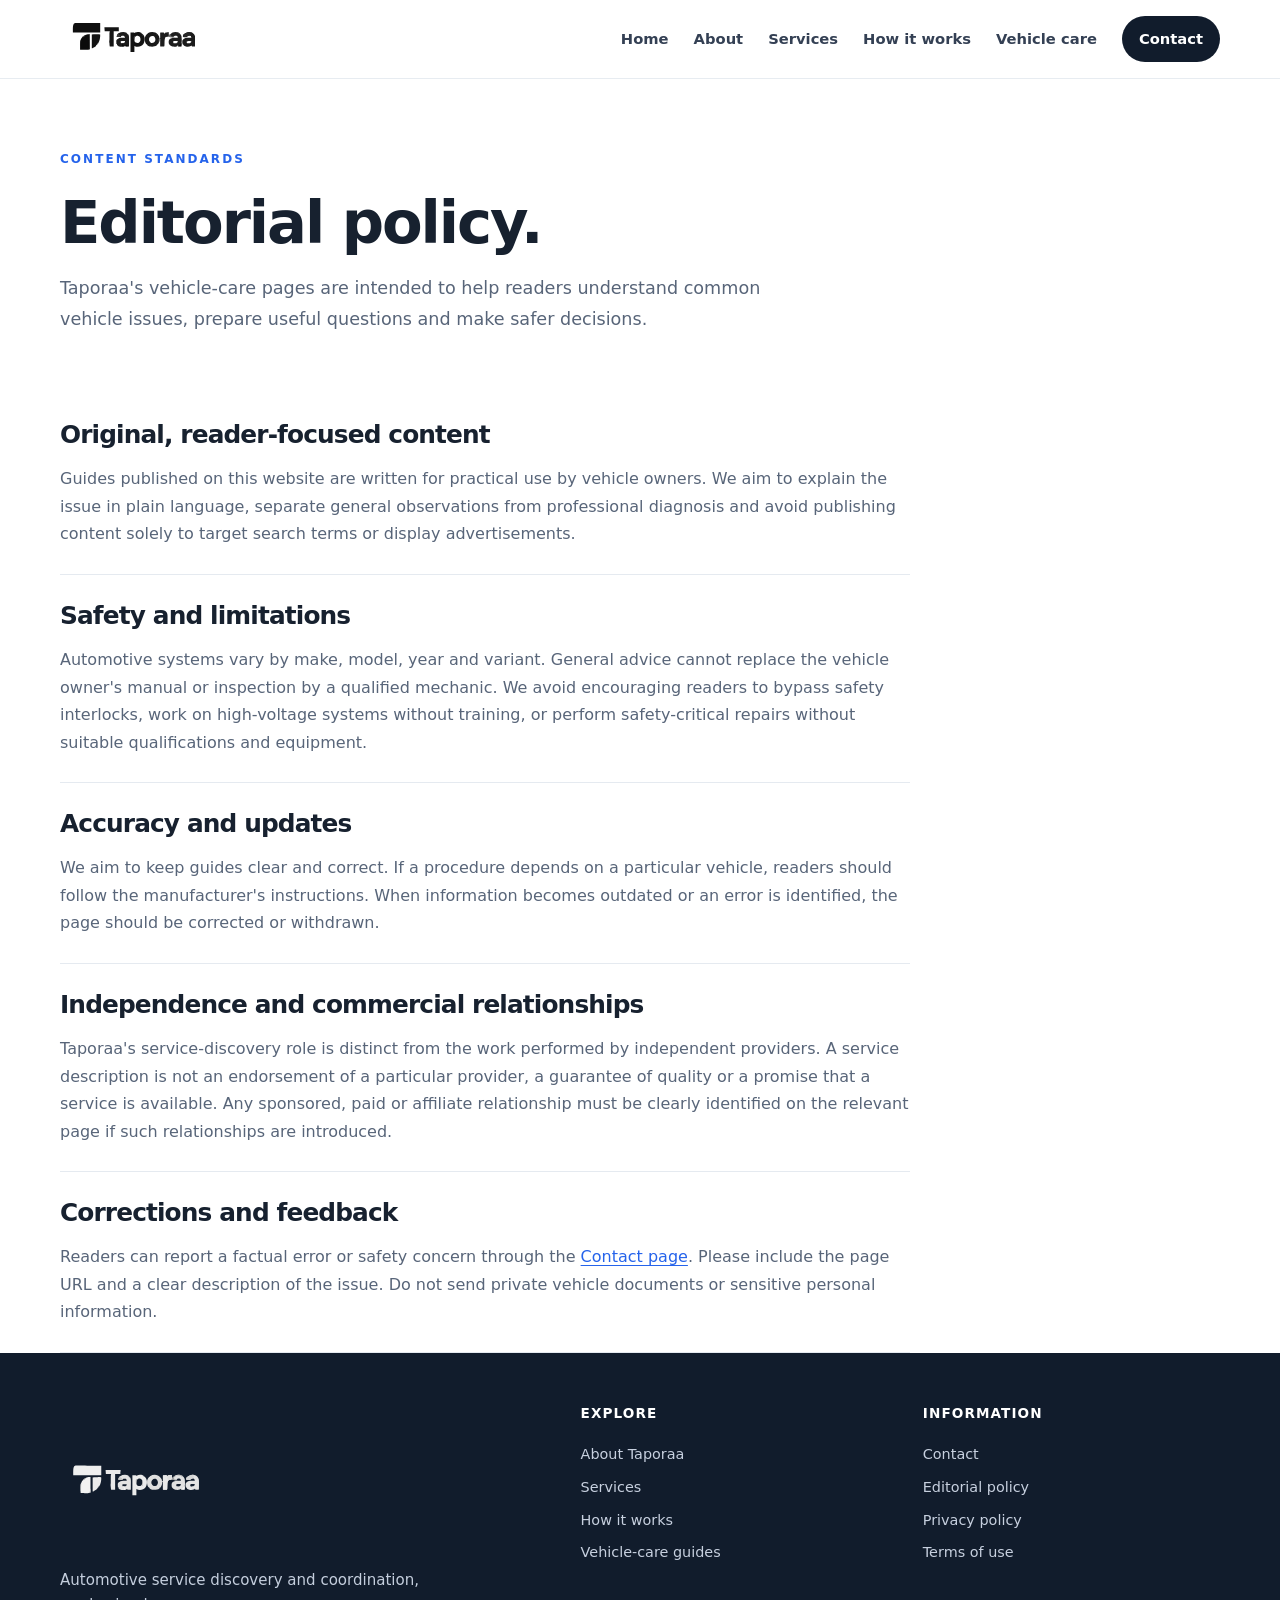
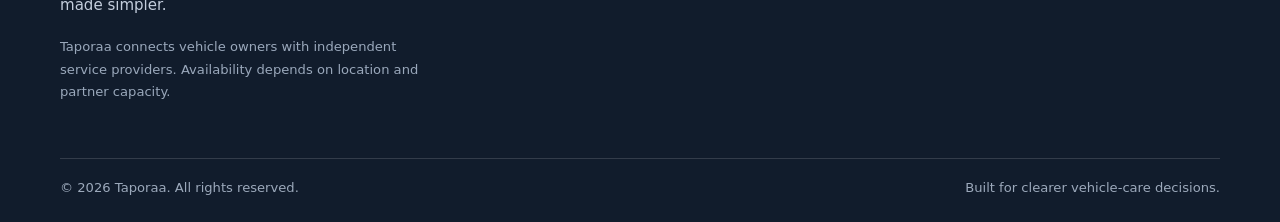
<file: editorial-policy.html>
<!doctype html>
<html lang="en-IN">
<head>
  <meta charset="utf-8">
  <meta name="viewport" content="width=device-width, initial-scale=1">
  <title>Editorial Policy | Taporaa</title>
  <meta name="description" content="Read Taporaa’s standards for original vehicle-care information, safety, accuracy, corrections and commercial transparency.">
  <link rel="canonical" href="https://taporaa.com/editorial-policy.html">
  <meta property="og:type" content="website">
  <meta property="og:site_name" content="Taporaa">
  <meta property="og:title" content="Editorial Policy | Taporaa">
  <meta property="og:description" content="Read Taporaa’s standards for original vehicle-care information, safety, accuracy, corrections and commercial transparency.">
  <meta property="og:url" content="https://taporaa.com/editorial-policy.html">
  <meta property="og:image" content="https://taporaa.com/assets/img/og-cover.svg">
  <meta name="twitter:card" content="summary_large_image">

  <link rel="icon" href="/assets/img/favicon.svg" type="image/svg+xml">
  <link rel="stylesheet" href="/assets/css/style.css">
  <meta name="theme-color" content="#111827">
  <!-- Google Analytics 4: retained from the existing Taporaa site. Disable in site-config.js if no longer used. -->
  <script async src="https://www.googletagmanager.com/gtag/js?id=G-NDCK1PM405"></script>
  <script>window.dataLayer=window.dataLayer||[];function gtag(){dataLayer.push(arguments);}gtag('js',new Date());gtag('config','G-NDCK1PM405');</script>


</head>
<body>

<a class="skip-link" href="#main">Skip to content</a>
<header class="site-header">
  <div class="container header-inner">
    <a class="brand" href="/" aria-label="Taporaa home">
      <img src="/assets/img/taporaa-logo.svg" width="154" height="42" alt="Taporaa" />
    </a>
    <button class="menu-toggle" type="button" aria-expanded="false" aria-controls="primary-nav" aria-label="Open navigation"><span></span><span></span><span></span></button>
    <nav class="primary-nav" id="primary-nav" aria-label="Main navigation">
      <a href="/">Home</a><a href="/about.html">About</a><a href="/services.html">Services</a><a href="/how-it-works.html">How it works</a><a href="/vehicle-care/">Vehicle care</a><a class="nav-contact" href="/contact.html">Contact</a>
    </nav>
  </div>
</header>

<main id="main" class="container page-main">

<header class="page-hero"><p class="eyebrow">CONTENT STANDARDS</p><h1>Editorial policy.</h1><p>Taporaa's vehicle-care pages are intended to help readers understand common vehicle issues, prepare useful questions and make safer decisions.</p></header>
<section class="content-section"><h2>Original, reader-focused content</h2><p>Guides published on this website are written for practical use by vehicle owners. We aim to explain the issue in plain language, separate general observations from professional diagnosis and avoid publishing content solely to target search terms or display advertisements.</p></section>
<section class="content-section"><h2>Safety and limitations</h2><p>Automotive systems vary by make, model, year and variant. General advice cannot replace the vehicle owner's manual or inspection by a qualified mechanic. We avoid encouraging readers to bypass safety interlocks, work on high-voltage systems without training, or perform safety-critical repairs without suitable qualifications and equipment.</p></section>
<section class="content-section"><h2>Accuracy and updates</h2><p>We aim to keep guides clear and correct. If a procedure depends on a particular vehicle, readers should follow the manufacturer's instructions. When information becomes outdated or an error is identified, the page should be corrected or withdrawn.</p></section>
<section class="content-section"><h2>Independence and commercial relationships</h2><p>Taporaa's service-discovery role is distinct from the work performed by independent providers. A service description is not an endorsement of a particular provider, a guarantee of quality or a promise that a service is available. Any sponsored, paid or affiliate relationship must be clearly identified on the relevant page if such relationships are introduced.</p></section>
<section class="content-section"><h2>Corrections and feedback</h2><p>Readers can report a factual error or safety concern through the <a href="/contact.html">Contact page</a>. Please include the page URL and a clear description of the issue. Do not send private vehicle documents or sensitive personal information.</p></section>

</main>

<footer class="site-footer">
  <div class="container footer-grid">
    <div class="footer-brand">
      <a href="/" aria-label="Taporaa home"><img src="/assets/img/taporaa-logo-light.svg" width="154" height="42" alt="Taporaa" loading="lazy"></a>
      <p>Automotive service discovery and coordination, made simpler.</p>
      <p class="small-note">Taporaa connects vehicle owners with independent service providers. Availability depends on location and partner capacity.</p>
    </div>
    <div><h2>Explore</h2><a href="/about.html">About Taporaa</a><a href="/services.html">Services</a><a href="/how-it-works.html">How it works</a><a href="/vehicle-care/">Vehicle-care guides</a></div>
    <div><h2>Information</h2><a href="/contact.html">Contact</a><a href="/editorial-policy.html">Editorial policy</a><a href="/privacy-policy.html">Privacy policy</a><a href="/terms.html">Terms of use</a></div>
  </div>
  <div class="container footer-bottom"><span>© <span data-current-year>2026</span> Taporaa. All rights reserved.</span><span>Built for clearer vehicle-care decisions.</span></div>
</footer>
<script src="/assets/js/site-config.js"></script>
<script src="/assets/js/site.js" defer></script>

</body>
</html>
</file>
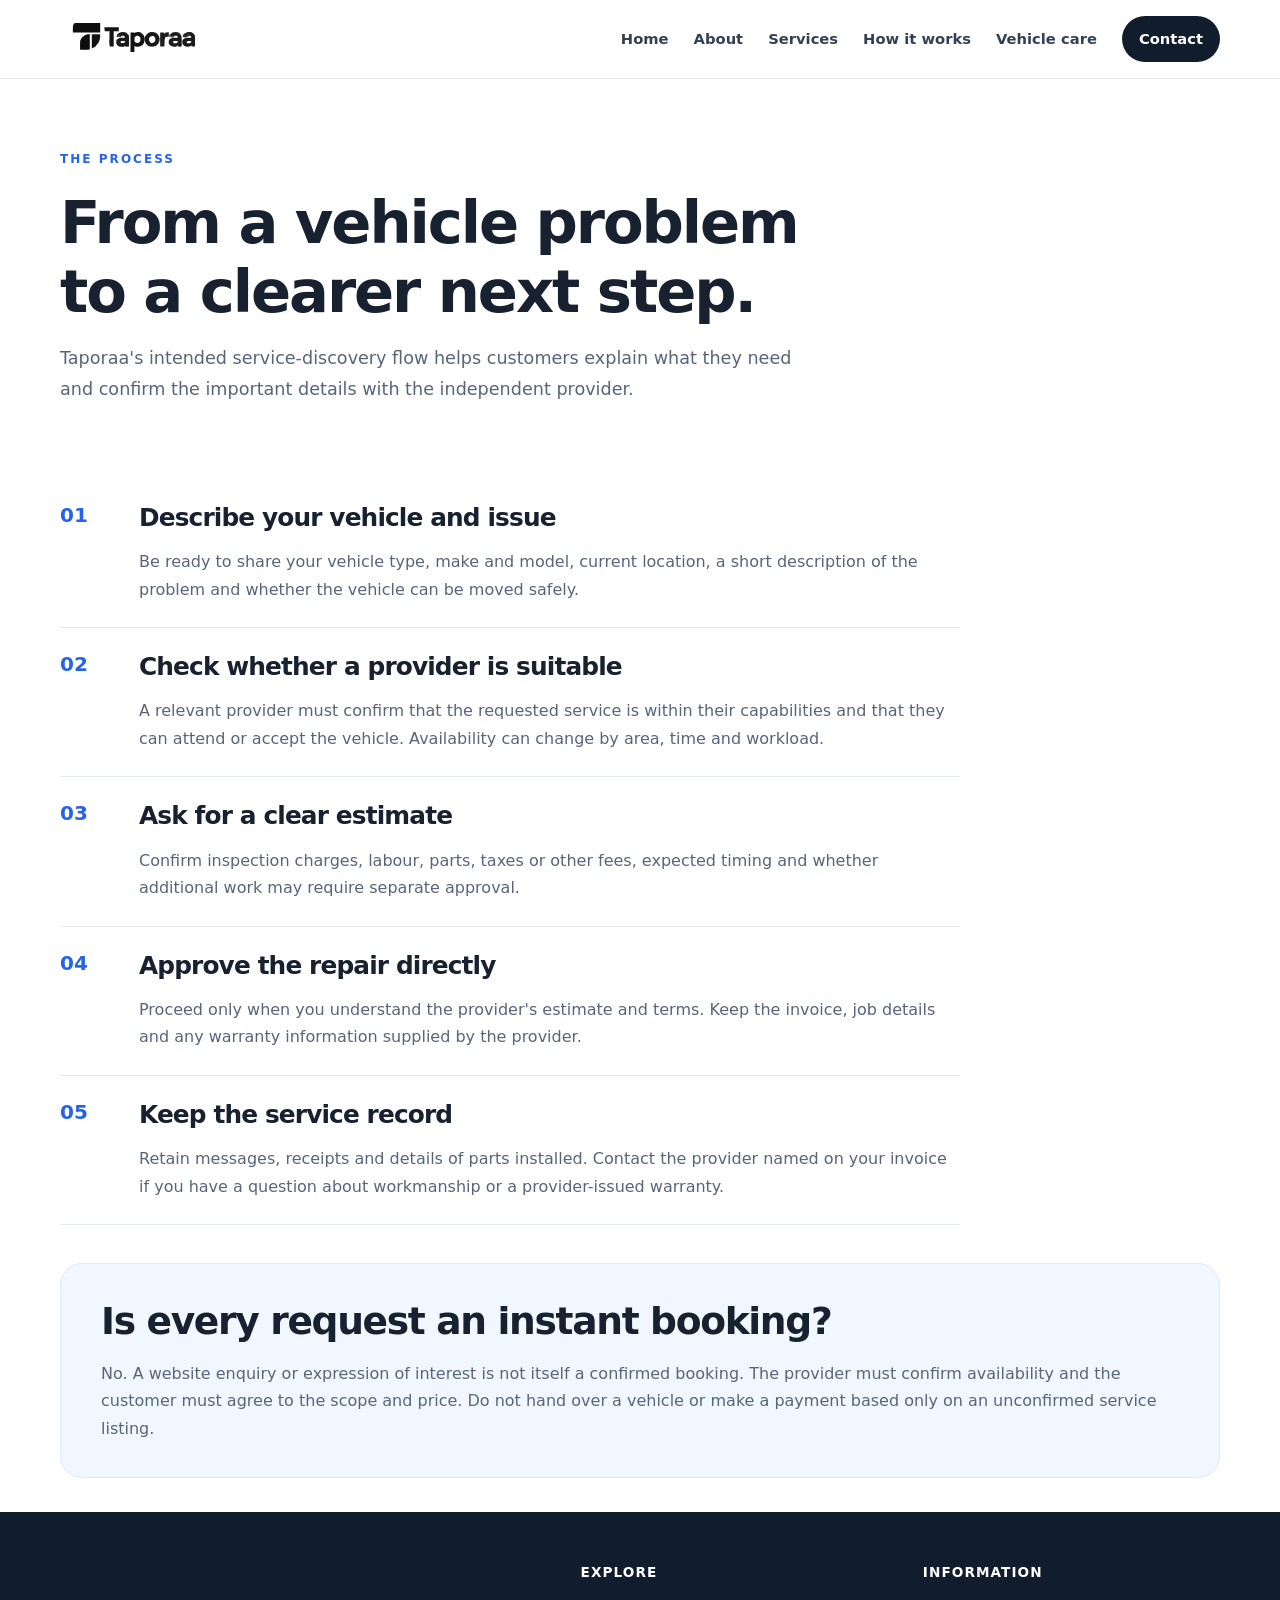
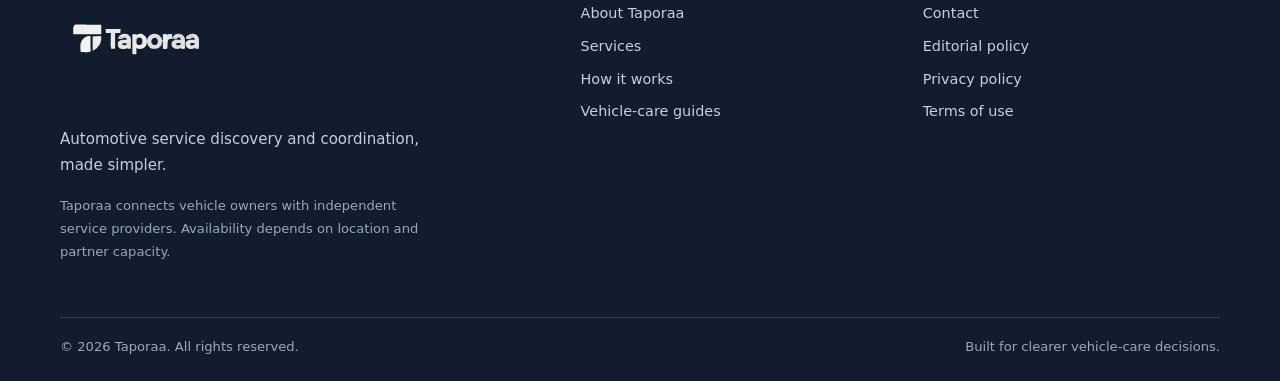
<file: how-it-works.html>
<!doctype html>
<html lang="en-IN">
<head>
  <meta charset="utf-8">
  <meta name="viewport" content="width=device-width, initial-scale=1">
  <title>How Taporaa Works | Service Discovery and Confirmation</title>
  <meta name="description" content="Understand how Taporaa is designed to help customers describe a vehicle issue, check provider availability and confirm repair estimates.">
  <link rel="canonical" href="https://taporaa.com/how-it-works.html">
  <meta property="og:type" content="website">
  <meta property="og:site_name" content="Taporaa">
  <meta property="og:title" content="How Taporaa Works | Service Discovery and Confirmation">
  <meta property="og:description" content="Understand how Taporaa is designed to help customers describe a vehicle issue, check provider availability and confirm repair estimates.">
  <meta property="og:url" content="https://taporaa.com/how-it-works.html">
  <meta property="og:image" content="https://taporaa.com/assets/img/og-cover.svg">
  <meta name="twitter:card" content="summary_large_image">

  <link rel="icon" href="/assets/img/favicon.svg" type="image/svg+xml">
  <link rel="stylesheet" href="/assets/css/style.css">
  <meta name="theme-color" content="#111827">
  <!-- Google Analytics 4: retained from the existing Taporaa site. Disable in site-config.js if no longer used. -->
  <script async src="https://www.googletagmanager.com/gtag/js?id=G-NDCK1PM405"></script>
  <script>window.dataLayer=window.dataLayer||[];function gtag(){dataLayer.push(arguments);}gtag('js',new Date());gtag('config','G-NDCK1PM405');</script>
  <!-- AdSense site-review code: retained from the existing Taporaa site. Do not modify the client ID. -->
  <script async src="https://pagead2.googlesyndication.com/pagead/js/adsbygoogle.js?client=ca-pub-1390238086527698" crossorigin="anonymous"></script>


</head>
<body>

<a class="skip-link" href="#main">Skip to content</a>
<header class="site-header">
  <div class="container header-inner">
    <a class="brand" href="/" aria-label="Taporaa home">
      <img src="/assets/img/taporaa-logo.svg" width="154" height="42" alt="Taporaa" />
    </a>
    <button class="menu-toggle" type="button" aria-expanded="false" aria-controls="primary-nav" aria-label="Open navigation"><span></span><span></span><span></span></button>
    <nav class="primary-nav" id="primary-nav" aria-label="Main navigation">
      <a href="/">Home</a><a href="/about.html">About</a><a href="/services.html">Services</a><a href="/how-it-works.html">How it works</a><a href="/vehicle-care/">Vehicle care</a><a class="nav-contact" href="/contact.html">Contact</a>
    </nav>
  </div>
</header>

<main id="main" class="container page-main">

<header class="page-hero"><p class="eyebrow">THE PROCESS</p><h1>From a vehicle problem to a clearer next step.</h1><p>Taporaa's intended service-discovery flow helps customers explain what they need and confirm the important details with the independent provider.</p></header>
<ol class="process-list"><li><span>01</span><div><h2>Describe your vehicle and issue</h2><p>Be ready to share your vehicle type, make and model, current location, a short description of the problem and whether the vehicle can be moved safely.</p></div></li><li><span>02</span><div><h2>Check whether a provider is suitable</h2><p>A relevant provider must confirm that the requested service is within their capabilities and that they can attend or accept the vehicle. Availability can change by area, time and workload.</p></div></li><li><span>03</span><div><h2>Ask for a clear estimate</h2><p>Confirm inspection charges, labour, parts, taxes or other fees, expected timing and whether additional work may require separate approval.</p></div></li><li><span>04</span><div><h2>Approve the repair directly</h2><p>Proceed only when you understand the provider's estimate and terms. Keep the invoice, job details and any warranty information supplied by the provider.</p></div></li><li><span>05</span><div><h2>Keep the service record</h2><p>Retain messages, receipts and details of parts installed. Contact the provider named on your invoice if you have a question about workmanship or a provider-issued warranty.</p></div></li></ol>
<section class="notice-panel"><h2>Is every request an instant booking?</h2><p>No. A website enquiry or expression of interest is not itself a confirmed booking. The provider must confirm availability and the customer must agree to the scope and price. Do not hand over a vehicle or make a payment based only on an unconfirmed service listing.</p></section>

</main>

<footer class="site-footer">
  <div class="container footer-grid">
    <div class="footer-brand">
      <a href="/" aria-label="Taporaa home"><img src="/assets/img/taporaa-logo-light.svg" width="154" height="42" alt="Taporaa" loading="lazy"></a>
      <p>Automotive service discovery and coordination, made simpler.</p>
      <p class="small-note">Taporaa connects vehicle owners with independent service providers. Availability depends on location and partner capacity.</p>
    </div>
    <div><h2>Explore</h2><a href="/about.html">About Taporaa</a><a href="/services.html">Services</a><a href="/how-it-works.html">How it works</a><a href="/vehicle-care/">Vehicle-care guides</a></div>
    <div><h2>Information</h2><a href="/contact.html">Contact</a><a href="/editorial-policy.html">Editorial policy</a><a href="/privacy-policy.html">Privacy policy</a><a href="/terms.html">Terms of use</a></div>
  </div>
  <div class="container footer-bottom"><span>© <span data-current-year>2026</span> Taporaa. All rights reserved.</span><span>Built for clearer vehicle-care decisions.</span></div>
</footer>
<script src="/assets/js/site-config.js"></script>
<script src="/assets/js/site.js" defer></script>

</body>
</html>
</file>
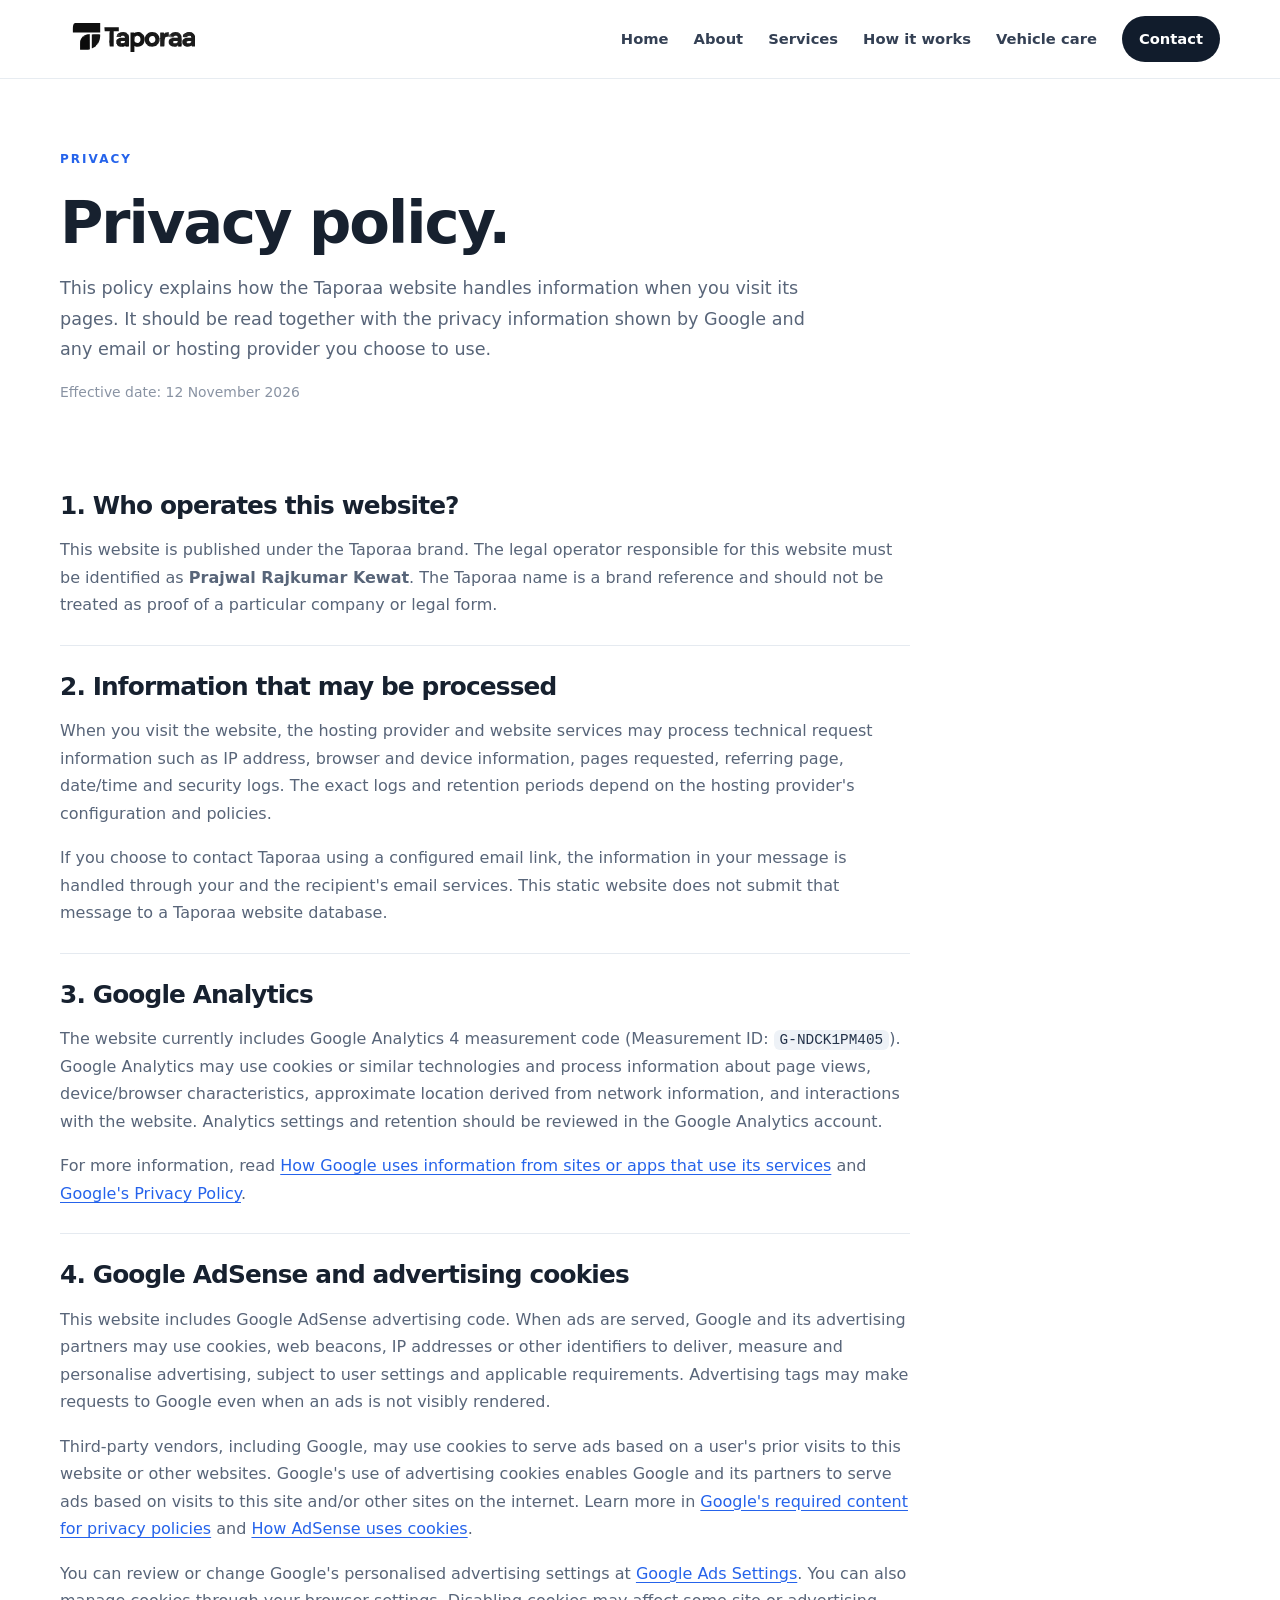
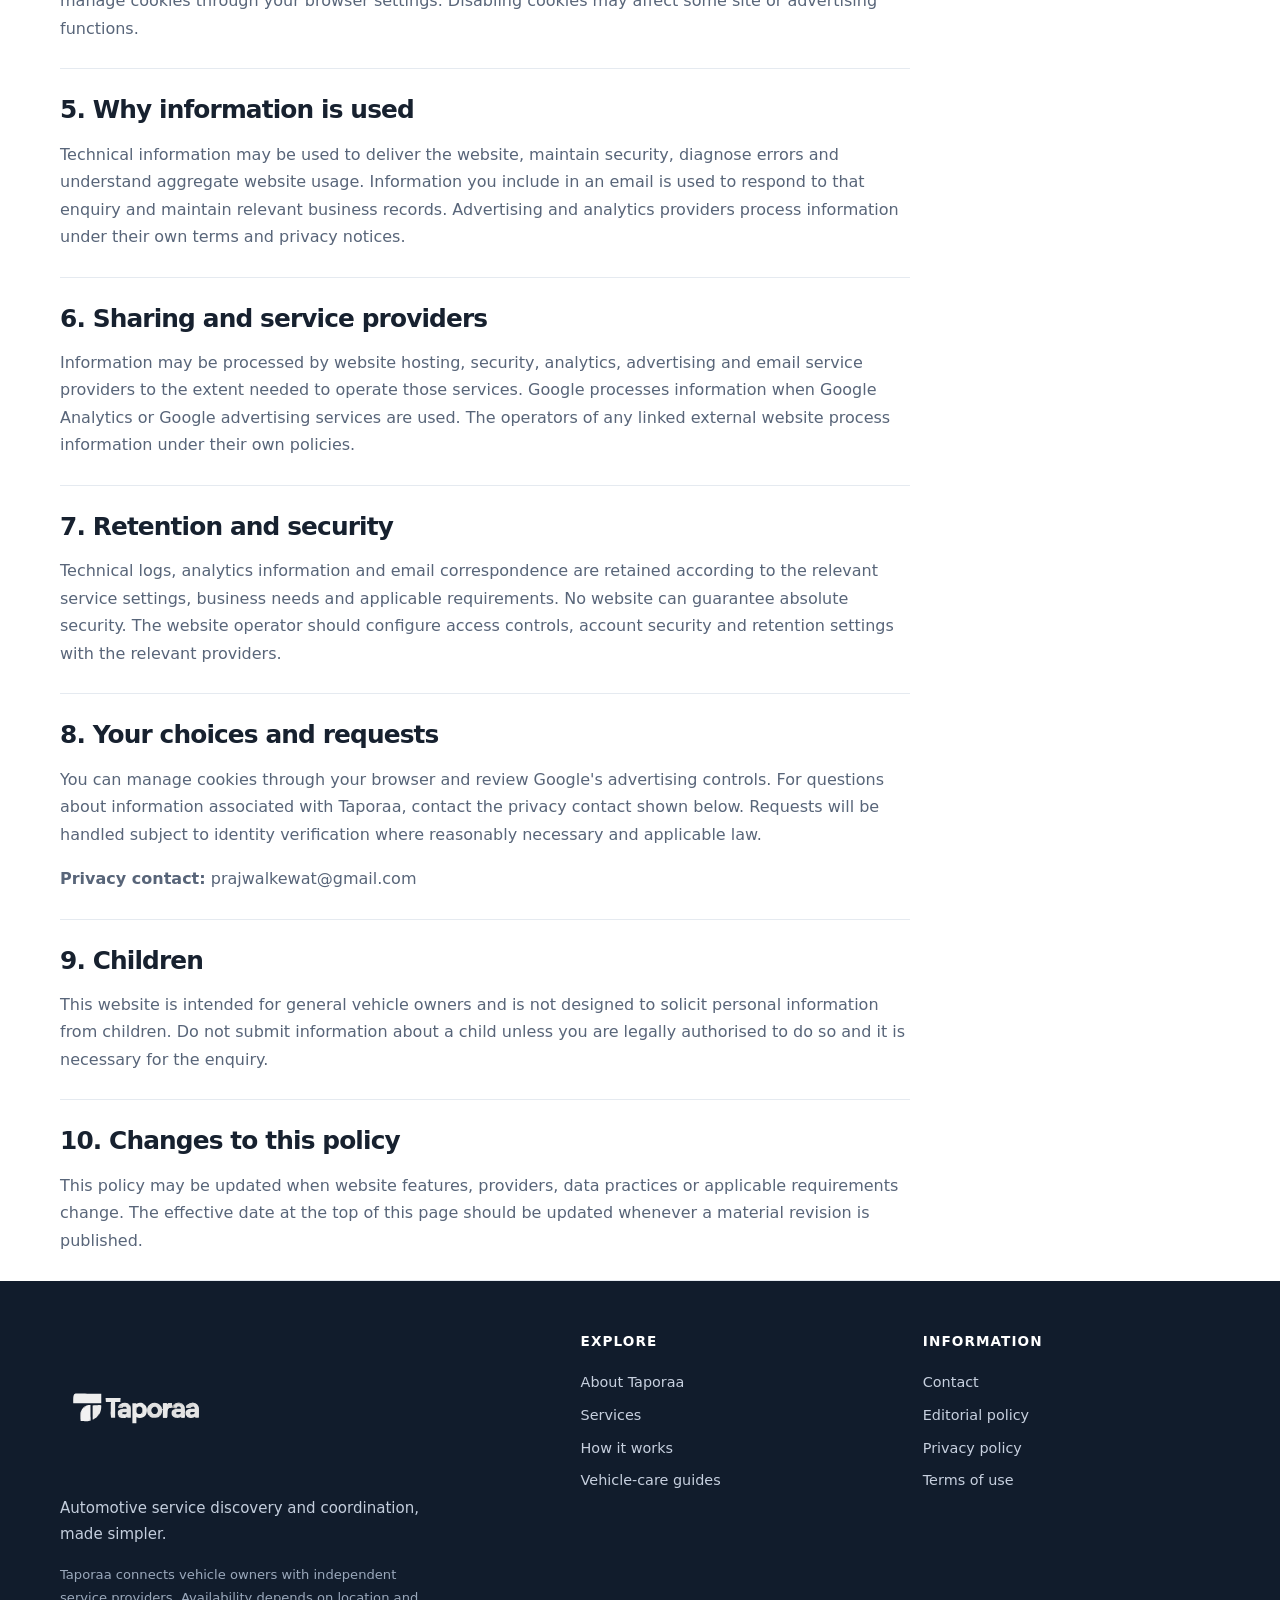
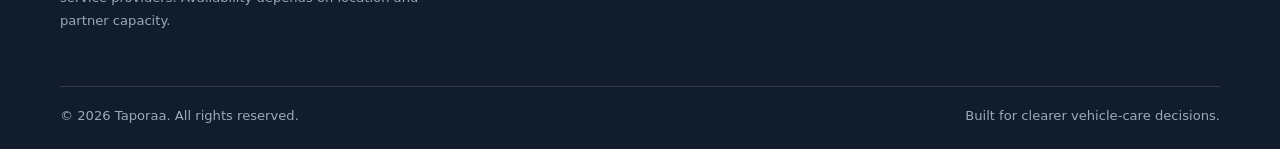
<file: privacy-policy.html>
<!doctype html>
<html lang="en-IN">
<head>
  <meta charset="utf-8">
  <meta name="viewport" content="width=device-width, initial-scale=1">
  <title>Privacy Policy | Taporaa</title>
  <meta name="description" content="Read how Taporaa handles website information, Google Analytics, Google AdSense cookies and privacy enquiries.">
  <link rel="canonical" href="https://taporaa.com/privacy-policy.html">
  <meta property="og:type" content="website">
  <meta property="og:site_name" content="Taporaa">
  <meta property="og:title" content="Privacy Policy | Taporaa">
  <meta property="og:description" content="Read how Taporaa handles website information, Google Analytics, Google AdSense cookies and privacy enquiries.">
  <meta property="og:url" content="https://taporaa.com/privacy-policy.html">
  <meta property="og:image" content="https://taporaa.com/assets/img/og-cover.svg">
  <meta name="twitter:card" content="summary_large_image">

  <link rel="icon" href="/assets/img/favicon.svg" type="image/svg+xml">
  <link rel="stylesheet" href="/assets/css/style.css">
  <meta name="theme-color" content="#111827">
  <!-- Google Analytics 4: retained from the existing Taporaa site. Disable in site-config.js if no longer used. -->
  <script async src="https://www.googletagmanager.com/gtag/js?id=G-NDCK1PM405"></script>
  <script>window.dataLayer=window.dataLayer||[];function gtag(){dataLayer.push(arguments);}gtag('js',new Date());gtag('config','G-NDCK1PM405');</script>


</head>
<body>

<a class="skip-link" href="#main">Skip to content</a>
<header class="site-header">
  <div class="container header-inner">
    <a class="brand" href="/" aria-label="Taporaa home">
      <img src="/assets/img/taporaa-logo.svg" width="154" height="42" alt="Taporaa" />
    </a>
    <button class="menu-toggle" type="button" aria-expanded="false" aria-controls="primary-nav" aria-label="Open navigation"><span></span><span></span><span></span></button>
    <nav class="primary-nav" id="primary-nav" aria-label="Main navigation">
      <a href="/">Home</a><a href="/about.html">About</a><a href="/services.html">Services</a><a href="/how-it-works.html">How it works</a><a href="/vehicle-care/">Vehicle care</a><a class="nav-contact" href="/contact.html">Contact</a>
    </nav>
  </div>
</header>

<main id="main" class="container page-main">

<header class="page-hero"><p class="eyebrow">PRIVACY</p><h1>Privacy policy.</h1><p>This policy explains how the Taporaa website handles information when you visit its pages. It should be read together with the privacy information shown by Google and any email or hosting provider you choose to use.</p><p class="policy-updated">Effective date: 12 November 2026</p></header>
<div class="policy-config" id="privacy-config-notice"><strong>Publisher action required:</strong> Before publishing, identify the legal person or entity operating Taporaa and add a monitored privacy contact email in <code>assets/js/site-config.js</code>. Confirm this draft against the website's actual hosting, analytics, advertising and contact workflows.</div>
<section class="content-section"><h2>1. Who operates this website?</h2><p>This website is published under the Taporaa brand. The legal operator responsible for this website must be identified as <strong data-operator-name>[Add the legal operator's name in site-config.js]</strong>. The Taporaa name is a brand reference and should not be treated as proof of a particular company or legal form.</p></section>
<section class="content-section"><h2>2. Information that may be processed</h2><p>When you visit the website, the hosting provider and website services may process technical request information such as IP address, browser and device information, pages requested, referring page, date/time and security logs. The exact logs and retention periods depend on the hosting provider's configuration and policies.</p><p>If you choose to contact Taporaa using a configured email link, the information in your message is handled through your and the recipient's email services. This static website does not submit that message to a Taporaa website database.</p></section>
<section class="content-section"><h2>3. Google Analytics</h2><p>The website currently includes Google Analytics 4 measurement code (Measurement ID: <code>G-NDCK1PM405</code>). Google Analytics may use cookies or similar technologies and process information about page views, device/browser characteristics, approximate location derived from network information, and interactions with the website. Analytics settings and retention should be reviewed in the Google Analytics account.</p><p>For more information, read <a href="https://policies.google.com/technologies/partner-sites" target="_blank" rel="noopener noreferrer">How Google uses information from sites or apps that use its services</a> and <a href="https://policies.google.com/privacy" target="_blank" rel="noopener noreferrer">Google's Privacy Policy</a>.</p></section>
<section class="content-section"><h2>4. Google AdSense and advertising cookies</h2><p>This website includes Google AdSense advertising code. When ads are served, Google and its advertising partners may use cookies, web beacons, IP addresses or other identifiers to deliver, measure and personalise advertising, subject to user settings and applicable requirements. Advertising tags may make requests to Google even when an ads is not visibly rendered.</p><p>Third-party vendors, including Google, may use cookies to serve ads based on a user's prior visits to this website or other websites. Google's use of advertising cookies enables Google and its partners to serve ads based on visits to this site and/or other sites on the internet. Learn more in <a href="https://support.google.com/adsense/answer/1348695" target="_blank" rel="noopener noreferrer">Google's required content for privacy policies</a> and <a href="https://support.google.com/adsense/answer/7549925" target="_blank" rel="noopener noreferrer">How AdSense uses cookies</a>.</p><p>You can review or change Google's personalised advertising settings at <a href="https://adssettings.google.com/" target="_blank" rel="noopener noreferrer">Google Ads Settings</a>. You can also manage cookies through your browser settings. Disabling cookies may affect some site or advertising functions.</p></section>
<section class="content-section"><h2>5. Why information is used</h2><p>Technical information may be used to deliver the website, maintain security, diagnose errors and understand aggregate website usage. Information you include in an email is used to respond to that enquiry and maintain relevant business records. Advertising and analytics providers process information under their own terms and privacy notices.</p></section>
<section class="content-section"><h2>6. Sharing and service providers</h2><p>Information may be processed by website hosting, security, analytics, advertising and email service providers to the extent needed to operate those services. Google processes information when Google Analytics or Google advertising services are used. The operators of any linked external website process information under their own policies.</p></section>
<section class="content-section"><h2>7. Retention and security</h2><p>Technical logs, analytics information and email correspondence are retained according to the relevant service settings, business needs and applicable requirements. No website can guarantee absolute security. The website operator should configure access controls, account security and retention settings with the relevant providers.</p></section>
<section class="content-section"><h2>8. Your choices and requests</h2><p>You can manage cookies through your browser and review Google's advertising controls. For questions about information associated with Taporaa, contact the privacy contact shown below. Requests will be handled subject to identity verification where reasonably necessary and applicable law.</p><p><strong>Privacy contact:</strong> <span data-privacy-email>[Add a monitored privacy email in site-config.js]</span></p></section>
<section class="content-section"><h2>9. Children</h2><p>This website is intended for general vehicle owners and is not designed to solicit personal information from children. Do not submit information about a child unless you are legally authorised to do so and it is necessary for the enquiry.</p></section>
<section class="content-section"><h2>10. Changes to this policy</h2><p>This policy may be updated when website features, providers, data practices or applicable requirements change. The effective date at the top of this page should be updated whenever a material revision is published.</p></section>

</main>

<footer class="site-footer">
  <div class="container footer-grid">
    <div class="footer-brand">
      <a href="/" aria-label="Taporaa home"><img src="/assets/img/taporaa-logo-light.svg" width="154" height="42" alt="Taporaa" loading="lazy"></a>
      <p>Automotive service discovery and coordination, made simpler.</p>
      <p class="small-note">Taporaa connects vehicle owners with independent service providers. Availability depends on location and partner capacity.</p>
    </div>
    <div><h2>Explore</h2><a href="/about.html">About Taporaa</a><a href="/services.html">Services</a><a href="/how-it-works.html">How it works</a><a href="/vehicle-care/">Vehicle-care guides</a></div>
    <div><h2>Information</h2><a href="/contact.html">Contact</a><a href="/editorial-policy.html">Editorial policy</a><a href="/privacy-policy.html">Privacy policy</a><a href="/terms.html">Terms of use</a></div>
  </div>
  <div class="container footer-bottom"><span>© <span data-current-year>2026</span> Taporaa. All rights reserved.</span><span>Built for clearer vehicle-care decisions.</span></div>
</footer>
<script src="/assets/js/site-config.js"></script>
<script src="/assets/js/site.js" defer></script>

</body>
</html>
</file>
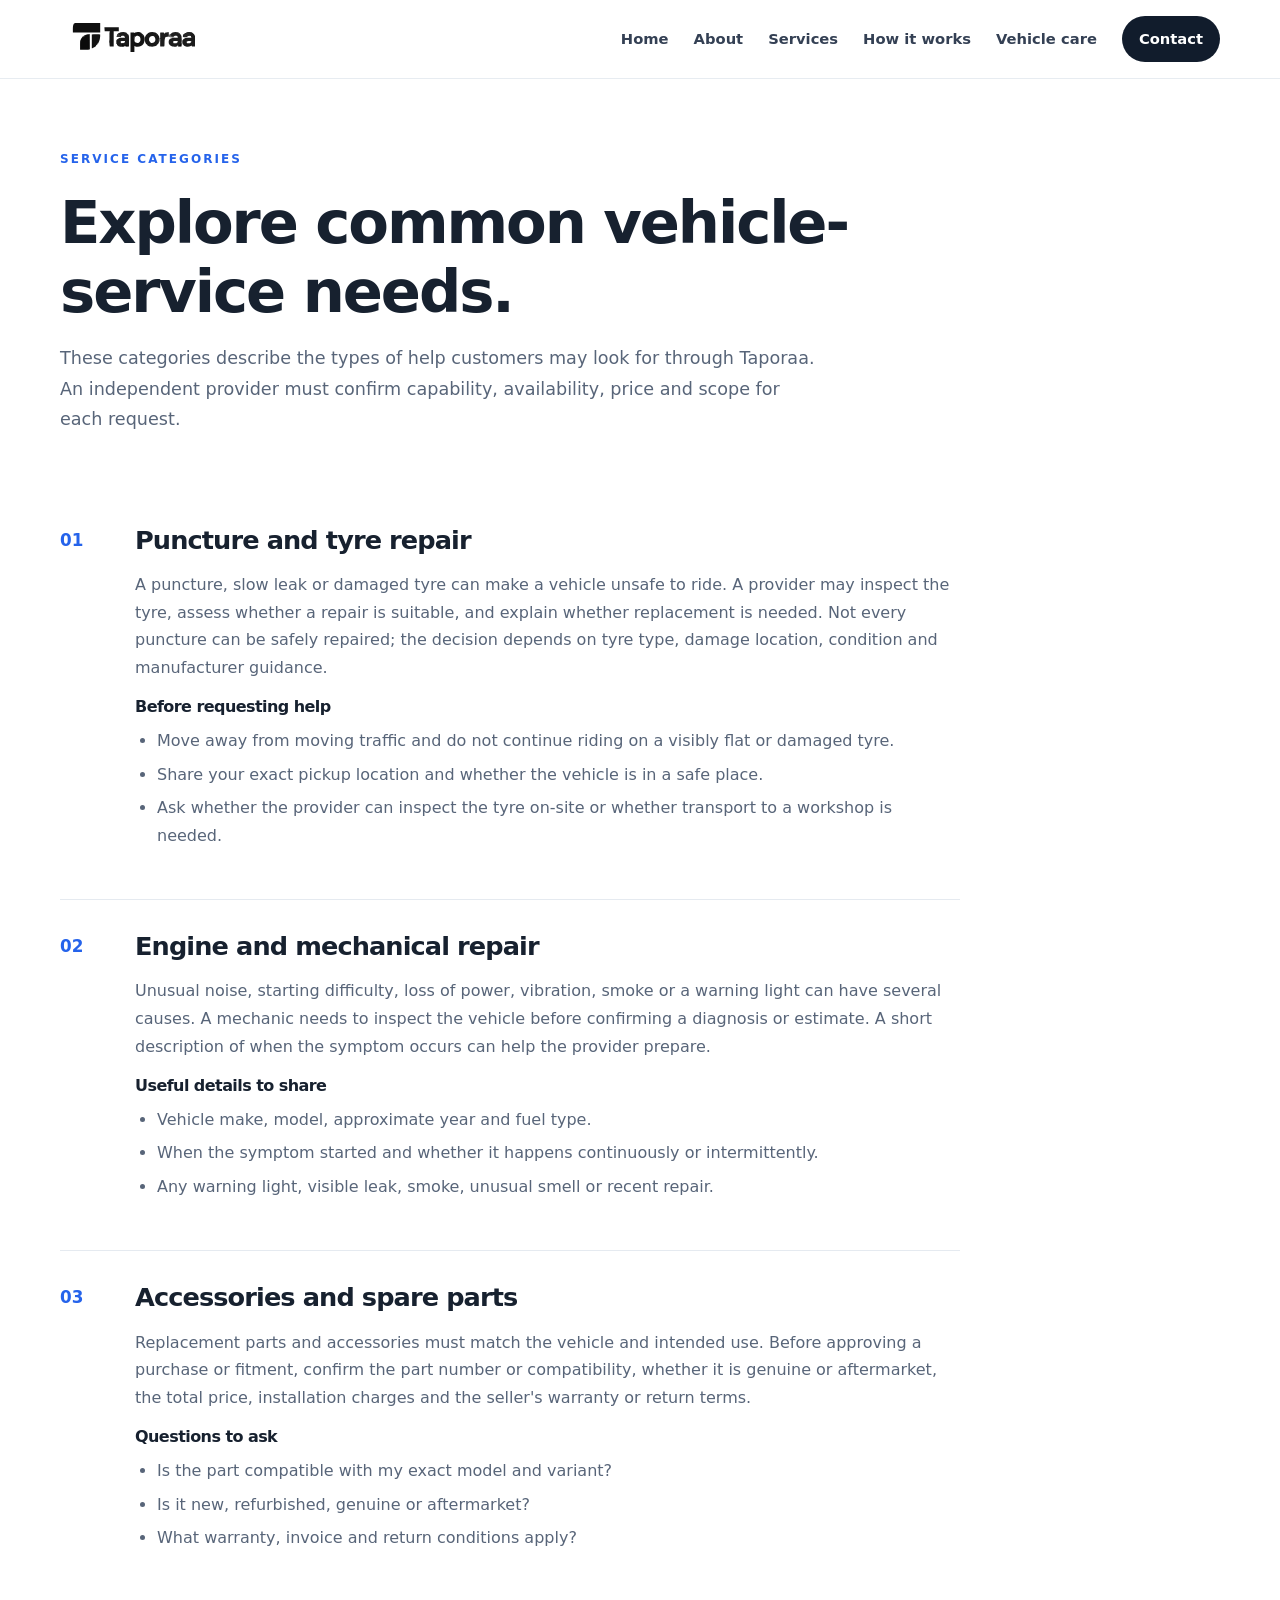
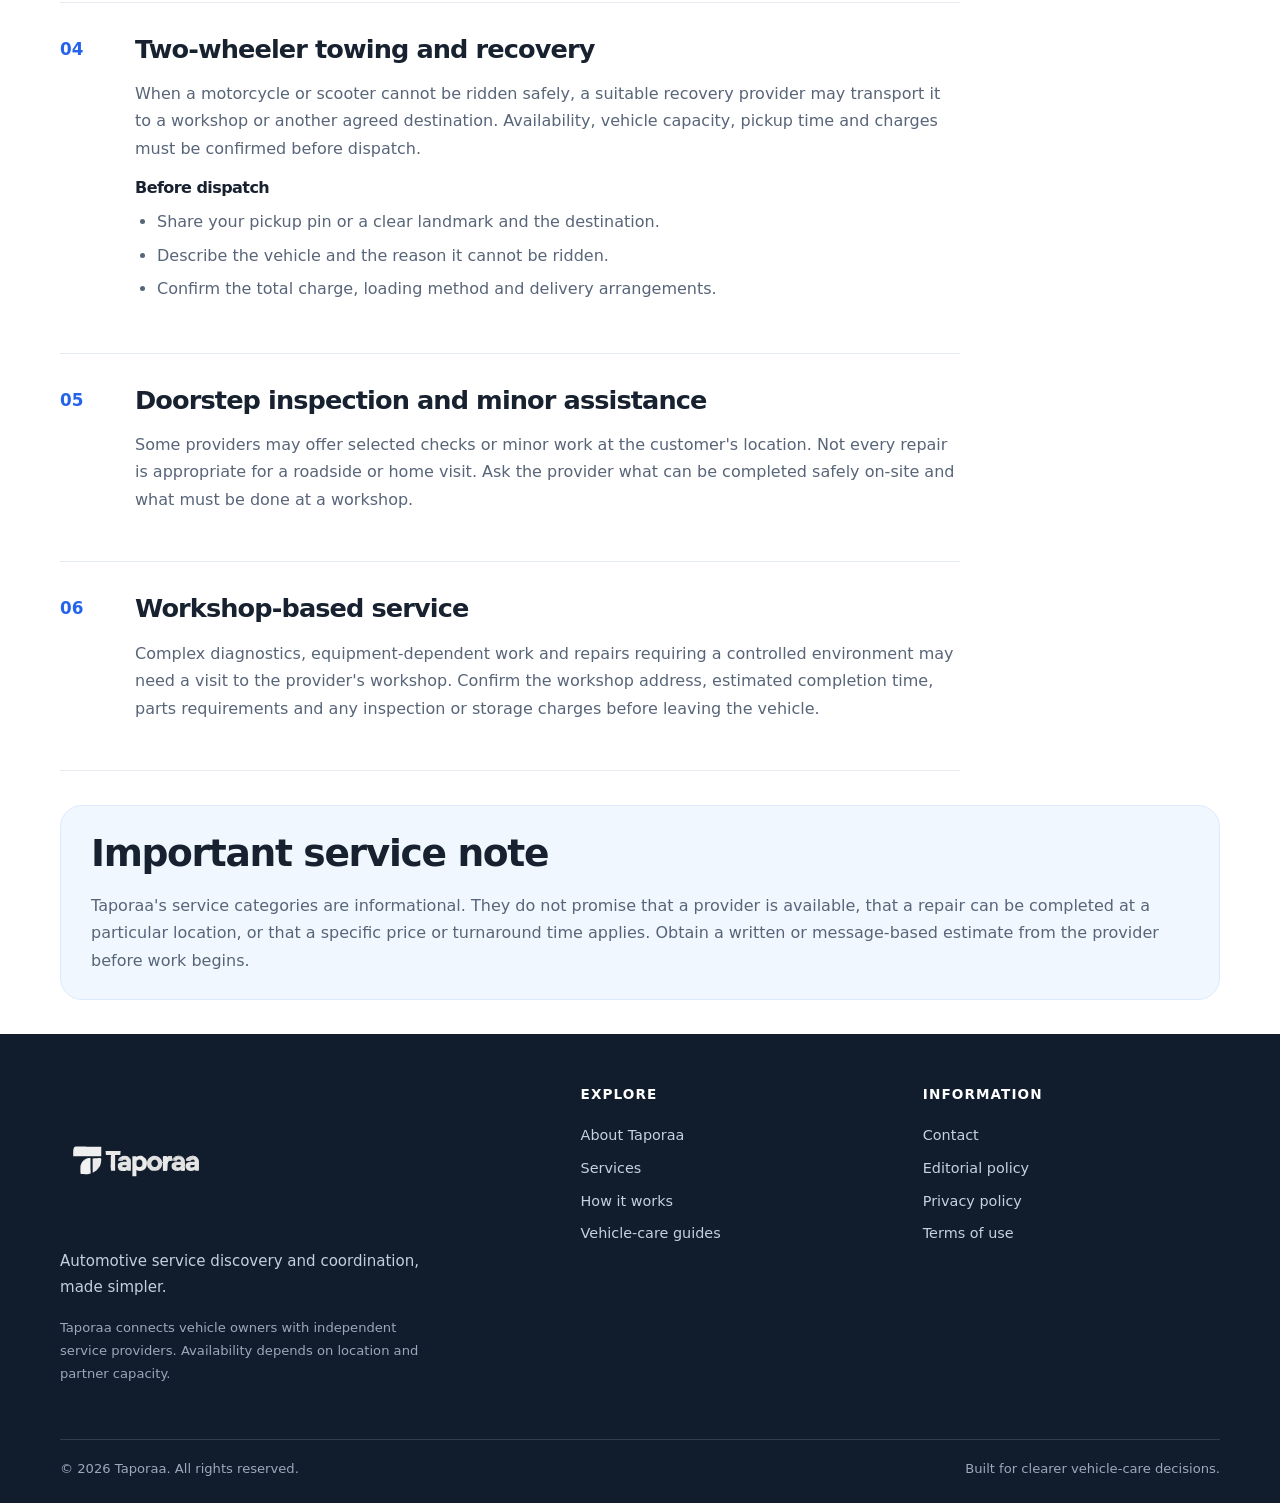
<file: services.html>
<!doctype html>
<html lang="en-IN">
<head>
  <meta charset="utf-8">
  <meta name="viewport" content="width=device-width, initial-scale=1">
  <title>Vehicle Services | Taporaa</title>
  <meta name="description" content="Explore tyre repair, mechanical repair, spare parts, two-wheeler towing, doorstep assistance and workshop service categories.">
  <link rel="canonical" href="https://taporaa.com/services.html">
  <meta property="og:type" content="website">
  <meta property="og:site_name" content="Taporaa">
  <meta property="og:title" content="Vehicle Services | Taporaa">
  <meta property="og:description" content="Explore tyre repair, mechanical repair, spare parts, two-wheeler towing, doorstep assistance and workshop service categories.">
  <meta property="og:url" content="https://taporaa.com/services.html">
  <meta property="og:image" content="https://taporaa.com/assets/img/og-cover.svg">
  <meta name="twitter:card" content="summary_large_image">

  <link rel="icon" href="/assets/img/favicon.svg" type="image/svg+xml">
  <link rel="stylesheet" href="/assets/css/style.css">
  <meta name="theme-color" content="#111827">
  <!-- Google Analytics 4: retained from the existing Taporaa site. Disable in site-config.js if no longer used. -->
  <script async src="https://www.googletagmanager.com/gtag/js?id=G-NDCK1PM405"></script>
  <script>window.dataLayer=window.dataLayer||[];function gtag(){dataLayer.push(arguments);}gtag('js',new Date());gtag('config','G-NDCK1PM405');</script>
  <!-- AdSense site-review code: retained from the existing Taporaa site. Do not modify the client ID. -->
  <script async src="https://pagead2.googlesyndication.com/pagead/js/adsbygoogle.js?client=ca-pub-1390238086527698" crossorigin="anonymous"></script>


</head>
<body>

<a class="skip-link" href="#main">Skip to content</a>
<header class="site-header">
  <div class="container header-inner">
    <a class="brand" href="/" aria-label="Taporaa home">
      <img src="/assets/img/taporaa-logo.svg" width="154" height="42" alt="Taporaa" />
    </a>
    <button class="menu-toggle" type="button" aria-expanded="false" aria-controls="primary-nav" aria-label="Open navigation"><span></span><span></span><span></span></button>
    <nav class="primary-nav" id="primary-nav" aria-label="Main navigation">
      <a href="/">Home</a><a href="/about.html">About</a><a href="/services.html">Services</a><a href="/how-it-works.html">How it works</a><a href="/vehicle-care/">Vehicle care</a><a class="nav-contact" href="/contact.html">Contact</a>
    </nav>
  </div>
</header>

<main id="main" class="container page-main">

<header class="page-hero"><p class="eyebrow">SERVICE CATEGORIES</p><h1>Explore common vehicle-service needs.</h1><p>These categories describe the types of help customers may look for through Taporaa. An independent provider must confirm capability, availability, price and scope for each request.</p></header>
<div class="service-detail-list">
<article id="puncture" class="service-detail"><span class="detail-number">01</span><div><h2>Puncture and tyre repair</h2><p>A puncture, slow leak or damaged tyre can make a vehicle unsafe to ride. A provider may inspect the tyre, assess whether a repair is suitable, and explain whether replacement is needed. Not every puncture can be safely repaired; the decision depends on tyre type, damage location, condition and manufacturer guidance.</p><h3>Before requesting help</h3><ul><li>Move away from moving traffic and do not continue riding on a visibly flat or damaged tyre.</li><li>Share your exact pickup location and whether the vehicle is in a safe place.</li><li>Ask whether the provider can inspect the tyre on-site or whether transport to a workshop is needed.</li></ul></div></article>
<article id="mechanical" class="service-detail"><span class="detail-number">02</span><div><h2>Engine and mechanical repair</h2><p>Unusual noise, starting difficulty, loss of power, vibration, smoke or a warning light can have several causes. A mechanic needs to inspect the vehicle before confirming a diagnosis or estimate. A short description of when the symptom occurs can help the provider prepare.</p><h3>Useful details to share</h3><ul><li>Vehicle make, model, approximate year and fuel type.</li><li>When the symptom started and whether it happens continuously or intermittently.</li><li>Any warning light, visible leak, smoke, unusual smell or recent repair.</li></ul></div></article>
<article id="parts" class="service-detail"><span class="detail-number">03</span><div><h2>Accessories and spare parts</h2><p>Replacement parts and accessories must match the vehicle and intended use. Before approving a purchase or fitment, confirm the part number or compatibility, whether it is genuine or aftermarket, the total price, installation charges and the seller's warranty or return terms.</p><h3>Questions to ask</h3><ul><li>Is the part compatible with my exact model and variant?</li><li>Is it new, refurbished, genuine or aftermarket?</li><li>What warranty, invoice and return conditions apply?</li></ul></div></article>
<article id="towing" class="service-detail"><span class="detail-number">04</span><div><h2>Two-wheeler towing and recovery</h2><p>When a motorcycle or scooter cannot be ridden safely, a suitable recovery provider may transport it to a workshop or another agreed destination. Availability, vehicle capacity, pickup time and charges must be confirmed before dispatch.</p><h3>Before dispatch</h3><ul><li>Share your pickup pin or a clear landmark and the destination.</li><li>Describe the vehicle and the reason it cannot be ridden.</li><li>Confirm the total charge, loading method and delivery arrangements.</li></ul></div></article>
<article id="doorstep" class="service-detail"><span class="detail-number">05</span><div><h2>Doorstep inspection and minor assistance</h2><p>Some providers may offer selected checks or minor work at the customer's location. Not every repair is appropriate for a roadside or home visit. Ask the provider what can be completed safely on-site and what must be done at a workshop.</p></div></article>
<article id="workshop" class="service-detail"><span class="detail-number">06</span><div><h2>Workshop-based service</h2><p>Complex diagnostics, equipment-dependent work and repairs requiring a controlled environment may need a visit to the provider's workshop. Confirm the workshop address, estimated completion time, parts requirements and any inspection or storage charges before leaving the vehicle.</p></div></article>
</div>
<div class="notice-panel compact"><h2>Important service note</h2><p>Taporaa's service categories are informational. They do not promise that a provider is available, that a repair can be completed at a particular location, or that a specific price or turnaround time applies. Obtain a written or message-based estimate from the provider before work begins.</p></div>

</main>

<footer class="site-footer">
  <div class="container footer-grid">
    <div class="footer-brand">
      <a href="/" aria-label="Taporaa home"><img src="/assets/img/taporaa-logo-light.svg" width="154" height="42" alt="Taporaa" loading="lazy"></a>
      <p>Automotive service discovery and coordination, made simpler.</p>
      <p class="small-note">Taporaa connects vehicle owners with independent service providers. Availability depends on location and partner capacity.</p>
    </div>
    <div><h2>Explore</h2><a href="/about.html">About Taporaa</a><a href="/services.html">Services</a><a href="/how-it-works.html">How it works</a><a href="/vehicle-care/">Vehicle-care guides</a></div>
    <div><h2>Information</h2><a href="/contact.html">Contact</a><a href="/editorial-policy.html">Editorial policy</a><a href="/privacy-policy.html">Privacy policy</a><a href="/terms.html">Terms of use</a></div>
  </div>
  <div class="container footer-bottom"><span>© <span data-current-year>2026</span> Taporaa. All rights reserved.</span><span>Built for clearer vehicle-care decisions.</span></div>
</footer>
<script src="/assets/js/site-config.js"></script>
<script src="/assets/js/site.js" defer></script>

</body>
</html>
</file>
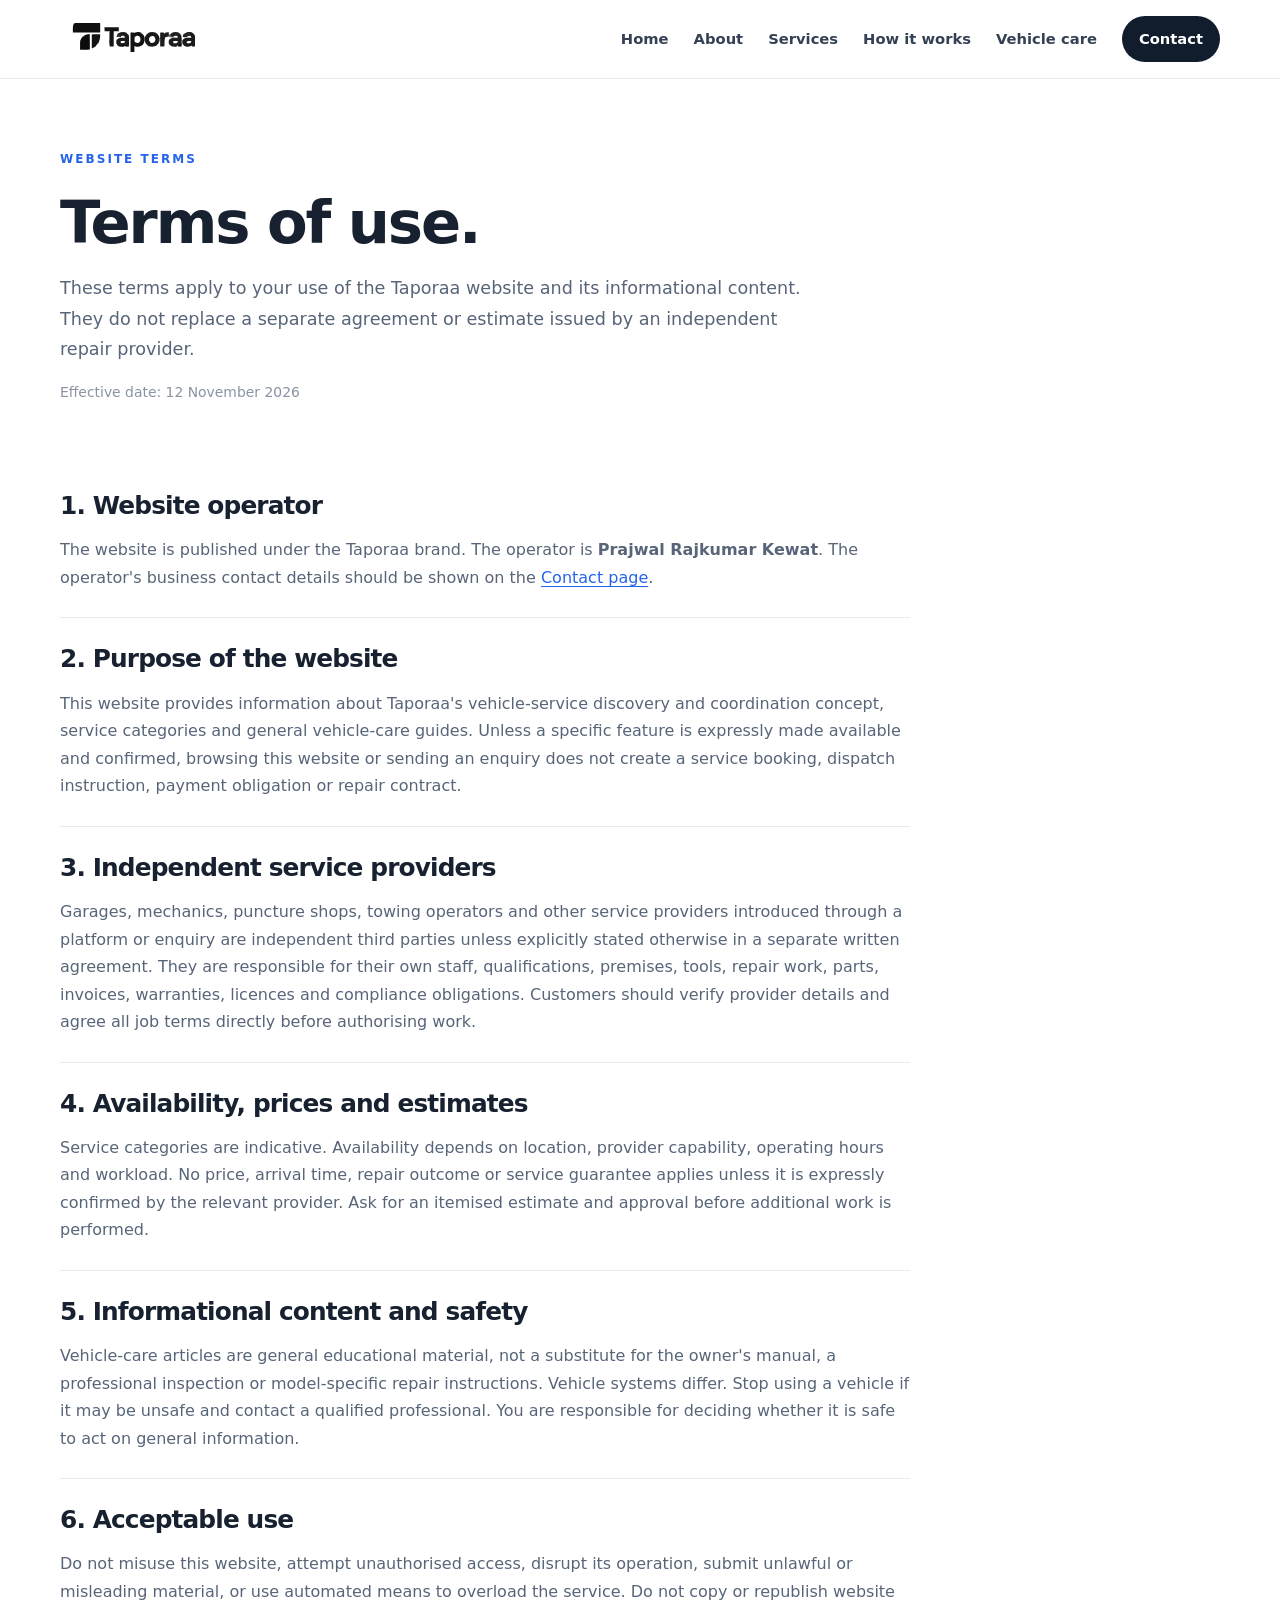
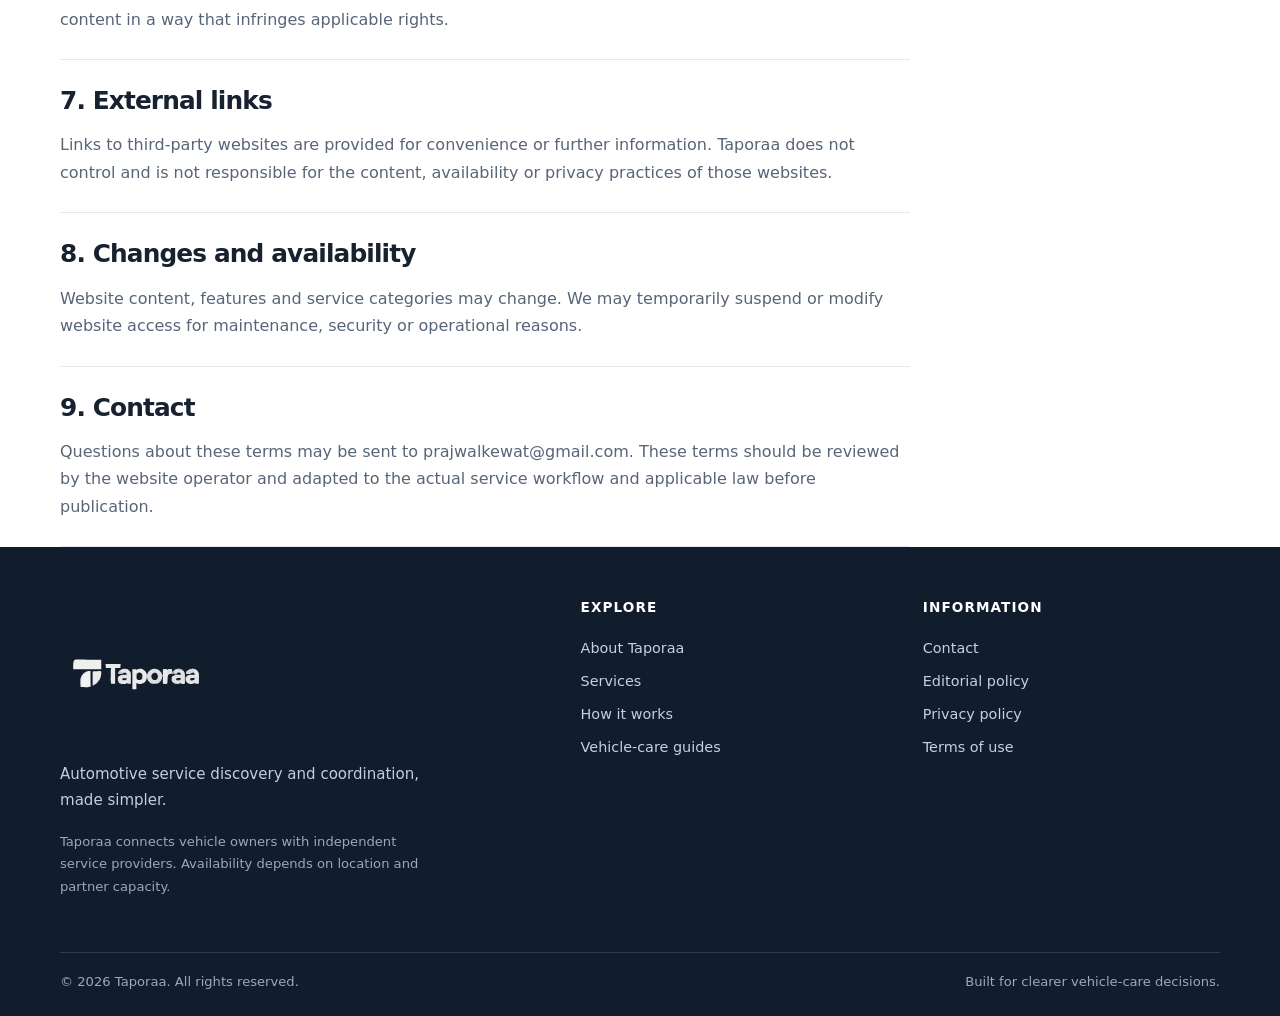
<file: terms.html>
<!doctype html>
<html lang="en-IN">
<head>
  <meta charset="utf-8">
  <meta name="viewport" content="width=device-width, initial-scale=1">
  <title>Terms of Use | Taporaa</title>
  <meta name="description" content="Terms governing the use of the Taporaa website, informational content and independent service-provider information.">
  <link rel="canonical" href="https://taporaa.com/terms.html">
  <meta property="og:type" content="website">
  <meta property="og:site_name" content="Taporaa">
  <meta property="og:title" content="Terms of Use | Taporaa">
  <meta property="og:description" content="Terms governing the use of the Taporaa website, informational content and independent service-provider information.">
  <meta property="og:url" content="https://taporaa.com/terms.html">
  <meta property="og:image" content="https://taporaa.com/assets/img/og-cover.svg">
  <meta name="twitter:card" content="summary_large_image">

  <link rel="icon" href="/assets/img/favicon.svg" type="image/svg+xml">
  <link rel="stylesheet" href="/assets/css/style.css">
  <meta name="theme-color" content="#111827">
  <!-- Google Analytics 4: retained from the existing Taporaa site. Disable in site-config.js if no longer used. -->
  <script async src="https://www.googletagmanager.com/gtag/js?id=G-NDCK1PM405"></script>
  <script>window.dataLayer=window.dataLayer||[];function gtag(){dataLayer.push(arguments);}gtag('js',new Date());gtag('config','G-NDCK1PM405');</script>


</head>
<body>

<a class="skip-link" href="#main">Skip to content</a>
<header class="site-header">
  <div class="container header-inner">
    <a class="brand" href="/" aria-label="Taporaa home">
      <img src="/assets/img/taporaa-logo.svg" width="154" height="42" alt="Taporaa" />
    </a>
    <button class="menu-toggle" type="button" aria-expanded="false" aria-controls="primary-nav" aria-label="Open navigation"><span></span><span></span><span></span></button>
    <nav class="primary-nav" id="primary-nav" aria-label="Main navigation">
      <a href="/">Home</a><a href="/about.html">About</a><a href="/services.html">Services</a><a href="/how-it-works.html">How it works</a><a href="/vehicle-care/">Vehicle care</a><a class="nav-contact" href="/contact.html">Contact</a>
    </nav>
  </div>
</header>

<main id="main" class="container page-main">

<header class="page-hero"><p class="eyebrow">WEBSITE TERMS</p><h1>Terms of use.</h1><p>These terms apply to your use of the Taporaa website and its informational content. They do not replace a separate agreement or estimate issued by an independent repair provider.</p><p class="policy-updated">Effective date: 12 November 2026</p></header>
<div class="policy-config" id="terms-config-notice"><strong>Publisher action required:</strong> Add the legal operator's name and a monitored business contact email in <code>assets/js/site-config.js</code> before publishing these terms.</div>
<section class="content-section"><h2>1. Website operator</h2><p>The website is published under the Taporaa brand. The operator is <strong data-operator-name>[Add the legal operator's name in site-config.js]</strong>. The operator's business contact details should be shown on the <a href="/contact.html">Contact page</a>.</p></section>
<section class="content-section"><h2>2. Purpose of the website</h2><p>This website provides information about Taporaa's vehicle-service discovery and coordination concept, service categories and general vehicle-care guides. Unless a specific feature is expressly made available and confirmed, browsing this website or sending an enquiry does not create a service booking, dispatch instruction, payment obligation or repair contract.</p></section>
<section class="content-section"><h2>3. Independent service providers</h2><p>Garages, mechanics, puncture shops, towing operators and other service providers introduced through a platform or enquiry are independent third parties unless explicitly stated otherwise in a separate written agreement. They are responsible for their own staff, qualifications, premises, tools, repair work, parts, invoices, warranties, licences and compliance obligations. Customers should verify provider details and agree all job terms directly before authorising work.</p></section>
<section class="content-section"><h2>4. Availability, prices and estimates</h2><p>Service categories are indicative. Availability depends on location, provider capability, operating hours and workload. No price, arrival time, repair outcome or service guarantee applies unless it is expressly confirmed by the relevant provider. Ask for an itemised estimate and approval before additional work is performed.</p></section>
<section class="content-section"><h2>5. Informational content and safety</h2><p>Vehicle-care articles are general educational material, not a substitute for the owner's manual, a professional inspection or model-specific repair instructions. Vehicle systems differ. Stop using a vehicle if it may be unsafe and contact a qualified professional. You are responsible for deciding whether it is safe to act on general information.</p></section>
<section class="content-section"><h2>6. Acceptable use</h2><p>Do not misuse this website, attempt unauthorised access, disrupt its operation, submit unlawful or misleading material, or use automated means to overload the service. Do not copy or republish website content in a way that infringes applicable rights.</p></section>
<section class="content-section"><h2>7. External links</h2><p>Links to third-party websites are provided for convenience or further information. Taporaa does not control and is not responsible for the content, availability or privacy practices of those websites.</p></section>
<section class="content-section"><h2>8. Changes and availability</h2><p>Website content, features and service categories may change. We may temporarily suspend or modify website access for maintenance, security or operational reasons.</p></section>
<section class="content-section"><h2>9. Contact</h2><p>Questions about these terms may be sent to <span data-contact-email>[Add a monitored business email in site-config.js]</span>. These terms should be reviewed by the website operator and adapted to the actual service workflow and applicable law before publication.</p></section>

</main>

<footer class="site-footer">
  <div class="container footer-grid">
    <div class="footer-brand">
      <a href="/" aria-label="Taporaa home"><img src="/assets/img/taporaa-logo-light.svg" width="154" height="42" alt="Taporaa" loading="lazy"></a>
      <p>Automotive service discovery and coordination, made simpler.</p>
      <p class="small-note">Taporaa connects vehicle owners with independent service providers. Availability depends on location and partner capacity.</p>
    </div>
    <div><h2>Explore</h2><a href="/about.html">About Taporaa</a><a href="/services.html">Services</a><a href="/how-it-works.html">How it works</a><a href="/vehicle-care/">Vehicle-care guides</a></div>
    <div><h2>Information</h2><a href="/contact.html">Contact</a><a href="/editorial-policy.html">Editorial policy</a><a href="/privacy-policy.html">Privacy policy</a><a href="/terms.html">Terms of use</a></div>
  </div>
  <div class="container footer-bottom"><span>© <span data-current-year>2026</span> Taporaa. All rights reserved.</span><span>Built for clearer vehicle-care decisions.</span></div>
</footer>
<script src="/assets/js/site-config.js"></script>
<script src="/assets/js/site.js" defer></script>

</body>
</html>
</file>
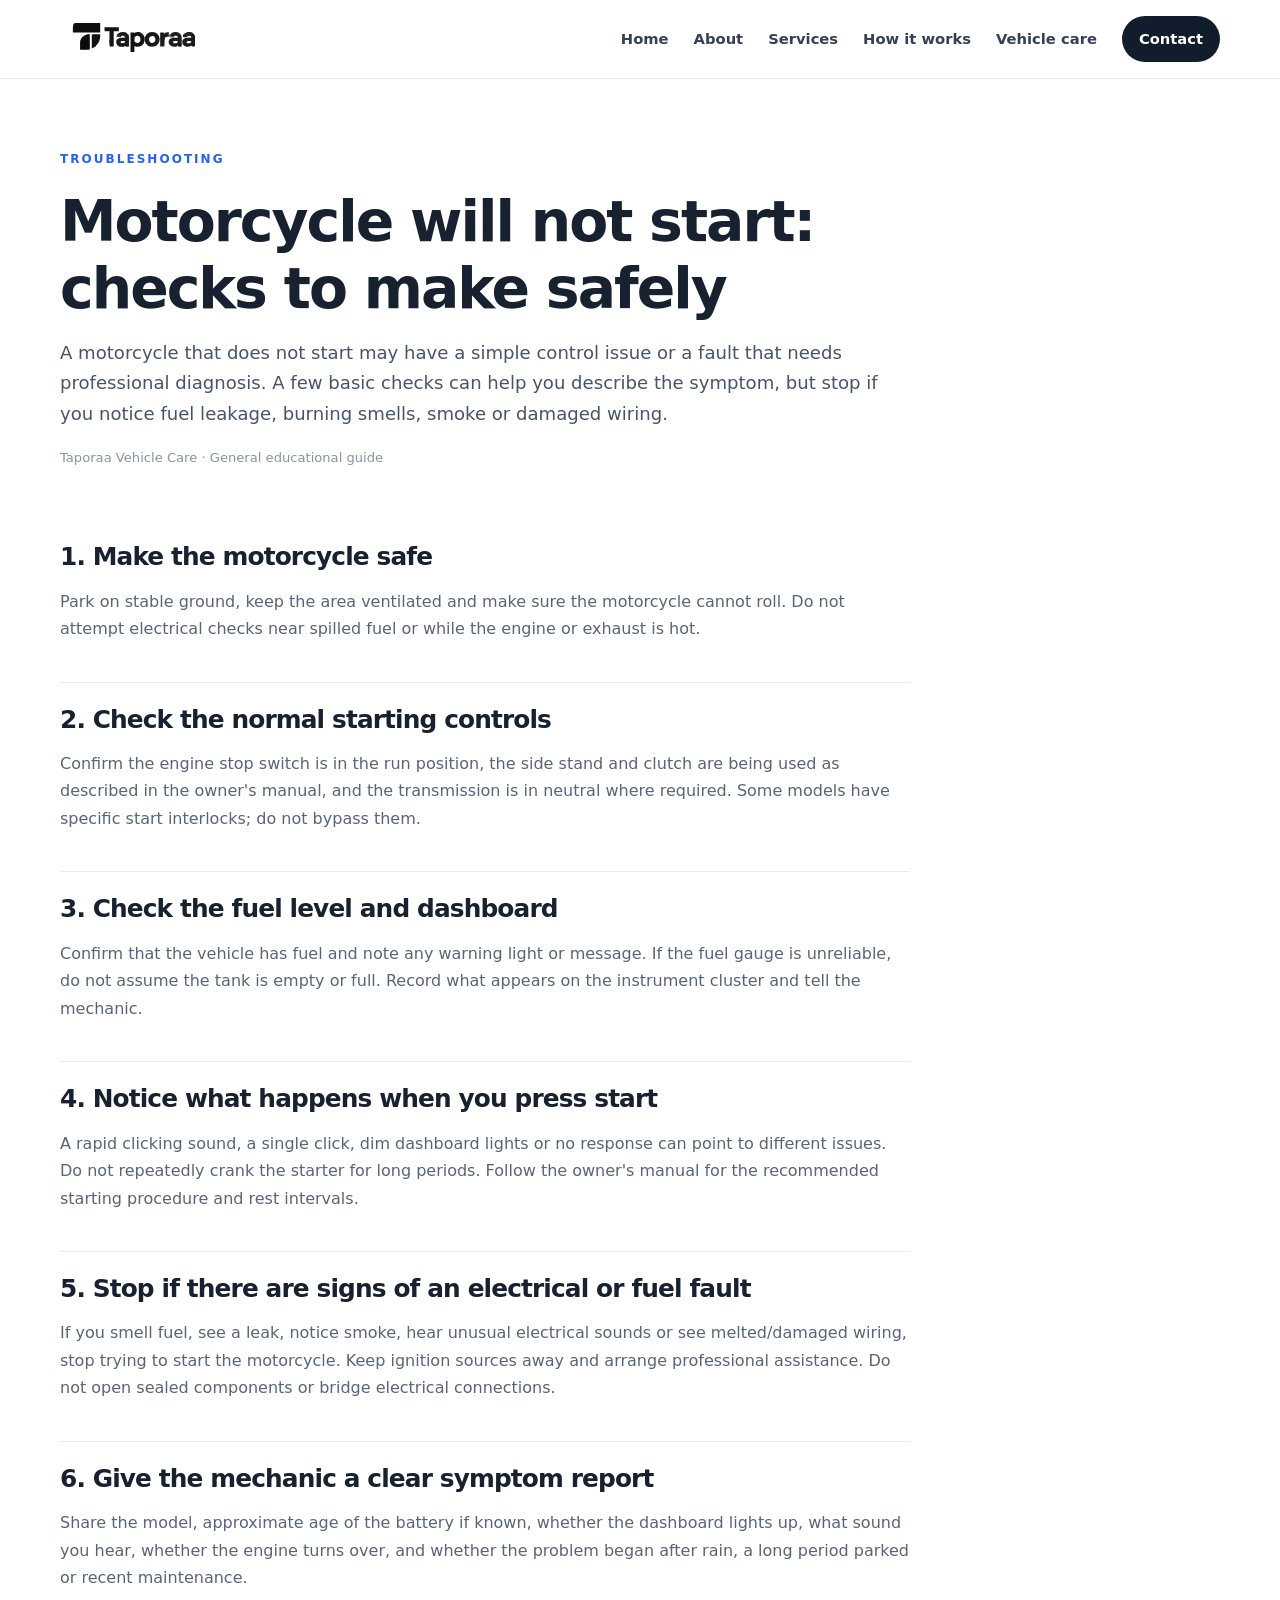
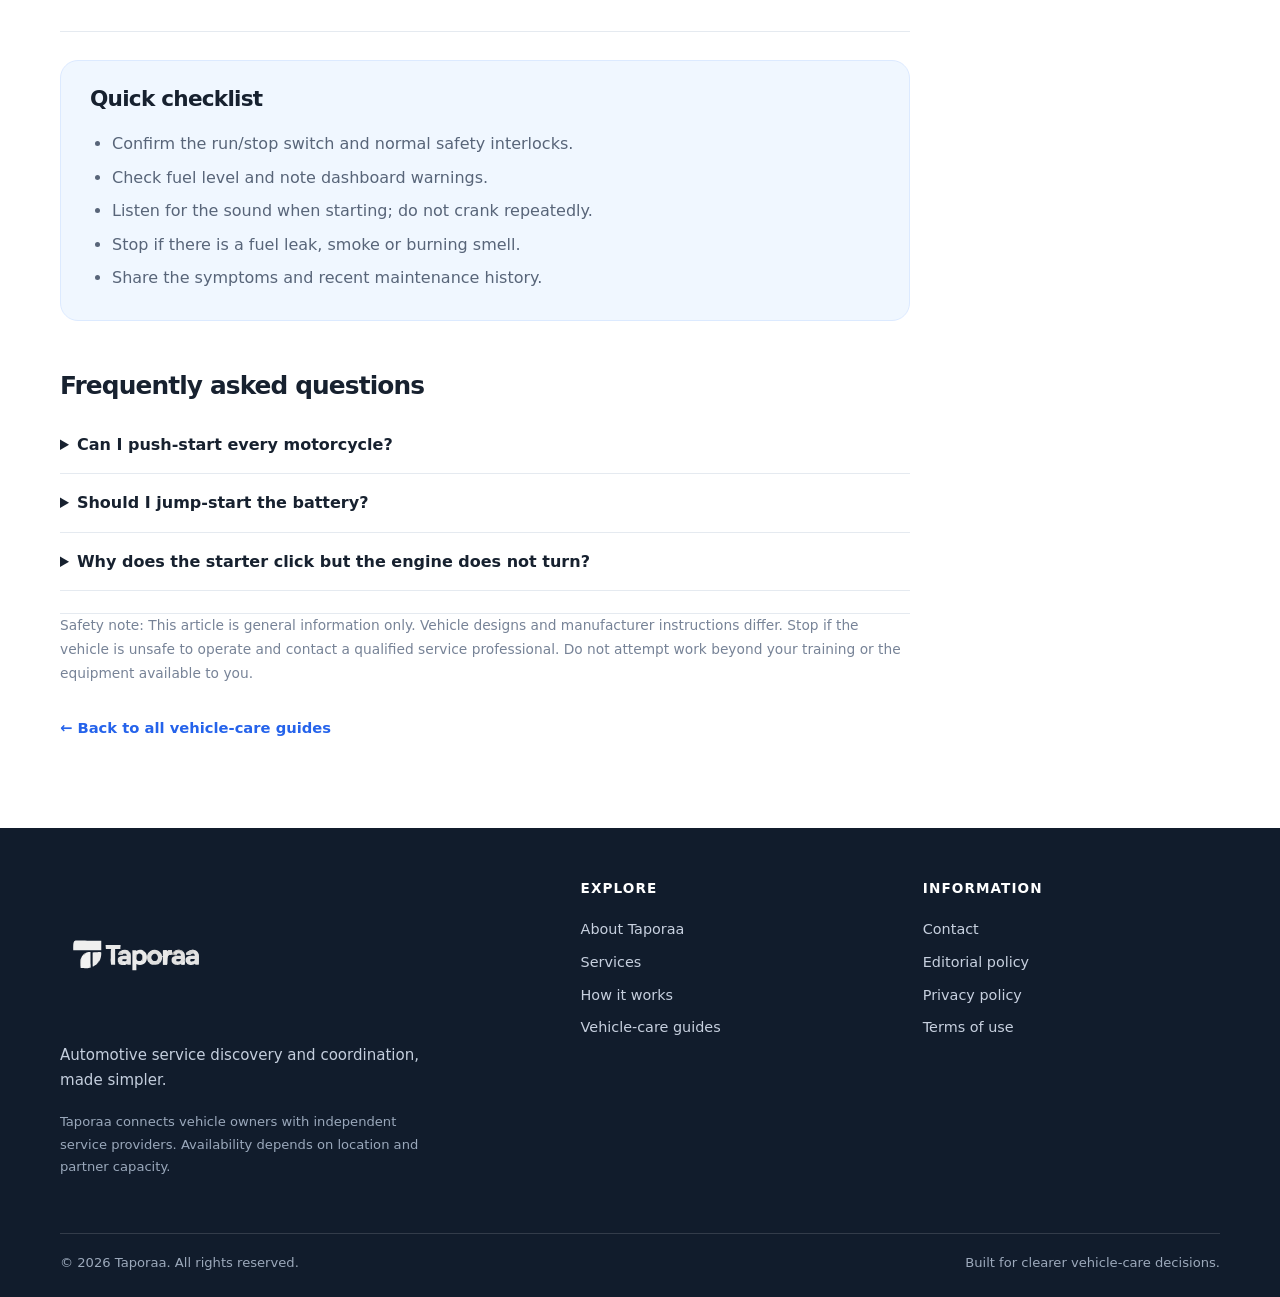
<file: vehicle-care/bike-wont-start.html>
<!doctype html>
<html lang="en-IN">
<head>
  <meta charset="utf-8">
  <meta name="viewport" content="width=device-width, initial-scale=1">
  <title>Motorcycle Will Not Start? Safe Checks | Taporaa</title>
  <meta name="description" content="A safety-first checklist for common motorcycle starting problems, including controls, fuel and battery symptoms.">
  <link rel="canonical" href="https://taporaa.com/vehicle-care/bike-wont-start.html">
  <meta property="og:type" content="website">
  <meta property="og:site_name" content="Taporaa">
  <meta property="og:title" content="Motorcycle Will Not Start? Safe Checks | Taporaa">
  <meta property="og:description" content="A safety-first checklist for common motorcycle starting problems, including controls, fuel and battery symptoms.">
  <meta property="og:url" content="https://taporaa.com/vehicle-care/bike-wont-start.html">
  <meta property="og:image" content="https://taporaa.com/assets/img/og-cover.svg">
  <meta name="twitter:card" content="summary_large_image">

  <link rel="icon" href="/assets/img/favicon.svg" type="image/svg+xml">
  <link rel="stylesheet" href="/assets/css/style.css">
  <meta name="theme-color" content="#111827">
  <!-- Google Analytics 4: retained from the existing Taporaa site. Disable in site-config.js if no longer used. -->
  <script async src="https://www.googletagmanager.com/gtag/js?id=G-NDCK1PM405"></script>
  <script>window.dataLayer=window.dataLayer||[];function gtag(){dataLayer.push(arguments);}gtag('js',new Date());gtag('config','G-NDCK1PM405');</script>
  <!-- AdSense site-review code: retained from the existing Taporaa site. Do not modify the client ID. -->
  <script async src="https://pagead2.googlesyndication.com/pagead/js/adsbygoogle.js?client=ca-pub-1390238086527698" crossorigin="anonymous"></script>


</head>
<body>

<a class="skip-link" href="#main">Skip to content</a>
<header class="site-header">
  <div class="container header-inner">
    <a class="brand" href="/" aria-label="Taporaa home">
      <img src="/assets/img/taporaa-logo.svg" width="154" height="42" alt="Taporaa" />
    </a>
    <button class="menu-toggle" type="button" aria-expanded="false" aria-controls="primary-nav" aria-label="Open navigation"><span></span><span></span><span></span></button>
    <nav class="primary-nav" id="primary-nav" aria-label="Main navigation">
      <a href="/">Home</a><a href="/about.html">About</a><a href="/services.html">Services</a><a href="/how-it-works.html">How it works</a><a href="/vehicle-care/">Vehicle care</a><a class="nav-contact" href="/contact.html">Contact</a>
    </nav>
  </div>
</header>

<main id="main" class="container page-main">

<article class="article-layout">
  <header class="article-header"><p class="eyebrow">TROUBLESHOOTING</p><h1>Motorcycle will not start: checks to make safely</h1><p class="article-lead">A motorcycle that does not start may have a simple control issue or a fault that needs professional diagnosis. A few basic checks can help you describe the symptom, but stop if you notice fuel leakage, burning smells, smoke or damaged wiring.</p><p class="article-meta">Taporaa Vehicle Care · General educational guide</p></header>
  <div class="article-body"><section class="article-section"><h2>1. Make the motorcycle safe</h2><p>Park on stable ground, keep the area ventilated and make sure the motorcycle cannot roll. Do not attempt electrical checks near spilled fuel or while the engine or exhaust is hot.</p></section><section class="article-section"><h2>2. Check the normal starting controls</h2><p>Confirm the engine stop switch is in the run position, the side stand and clutch are being used as described in the owner's manual, and the transmission is in neutral where required. Some models have specific start interlocks; do not bypass them.</p></section><section class="article-section"><h2>3. Check the fuel level and dashboard</h2><p>Confirm that the vehicle has fuel and note any warning light or message. If the fuel gauge is unreliable, do not assume the tank is empty or full. Record what appears on the instrument cluster and tell the mechanic.</p></section><section class="article-section"><h2>4. Notice what happens when you press start</h2><p>A rapid clicking sound, a single click, dim dashboard lights or no response can point to different issues. Do not repeatedly crank the starter for long periods. Follow the owner's manual for the recommended starting procedure and rest intervals.</p></section><section class="article-section"><h2>5. Stop if there are signs of an electrical or fuel fault</h2><p>If you smell fuel, see a leak, notice smoke, hear unusual electrical sounds or see melted/damaged wiring, stop trying to start the motorcycle. Keep ignition sources away and arrange professional assistance. Do not open sealed components or bridge electrical connections.</p></section><section class="article-section"><h2>6. Give the mechanic a clear symptom report</h2><p>Share the model, approximate age of the battery if known, whether the dashboard lights up, what sound you hear, whether the engine turns over, and whether the problem began after rain, a long period parked or recent maintenance.</p></section>
    <aside class="check-panel"><h2>Quick checklist</h2><ul><li>Confirm the run/stop switch and normal safety interlocks.</li><li>Check fuel level and note dashboard warnings.</li><li>Listen for the sound when starting; do not crank repeatedly.</li><li>Stop if there is a fuel leak, smoke or burning smell.</li><li>Share the symptoms and recent maintenance history.</li></ul></aside>
    <section class="article-section"><h2>Frequently asked questions</h2><details class="faq-item"><summary>Can I push-start every motorcycle?</summary><p>No. Some motorcycles, including many scooters and models with particular transmission or electronic systems, are not suitable for push-starting. Follow the owner's manual and do not attempt it in traffic.</p></details><details class="faq-item"><summary>Should I jump-start the battery?</summary><p>Only use a procedure explicitly permitted by the vehicle manufacturer and the correct equipment. Incorrect polarity or procedure can damage electronics or cause injury. When unsure, contact a qualified mechanic.</p></details><details class="faq-item"><summary>Why does the starter click but the engine does not turn?</summary><p>There can be several causes, including a weak battery, connection issue or starter-system fault. The sound alone is not enough to diagnose it.</p></details></section>
    <p class="disclaimer">Safety note: This article is general information only. Vehicle designs and manufacturer instructions differ. Stop if the vehicle is unsafe to operate and contact a qualified service professional. Do not attempt work beyond your training or the equipment available to you.</p>
    <p class="article-back"><a class="text-link" href="/vehicle-care/">← Back to all vehicle-care guides</a></p>
  </div>
</article>

</main>

<footer class="site-footer">
  <div class="container footer-grid">
    <div class="footer-brand">
      <a href="/" aria-label="Taporaa home"><img src="/assets/img/taporaa-logo-light.svg" width="154" height="42" alt="Taporaa" loading="lazy"></a>
      <p>Automotive service discovery and coordination, made simpler.</p>
      <p class="small-note">Taporaa connects vehicle owners with independent service providers. Availability depends on location and partner capacity.</p>
    </div>
    <div><h2>Explore</h2><a href="/about.html">About Taporaa</a><a href="/services.html">Services</a><a href="/how-it-works.html">How it works</a><a href="/vehicle-care/">Vehicle-care guides</a></div>
    <div><h2>Information</h2><a href="/contact.html">Contact</a><a href="/editorial-policy.html">Editorial policy</a><a href="/privacy-policy.html">Privacy policy</a><a href="/terms.html">Terms of use</a></div>
  </div>
  <div class="container footer-bottom"><span>© <span data-current-year>2026</span> Taporaa. All rights reserved.</span><span>Built for clearer vehicle-care decisions.</span></div>
</footer>
<script src="/assets/js/site-config.js"></script>
<script src="/assets/js/site.js" defer></script>

</body>
</html>
</file>
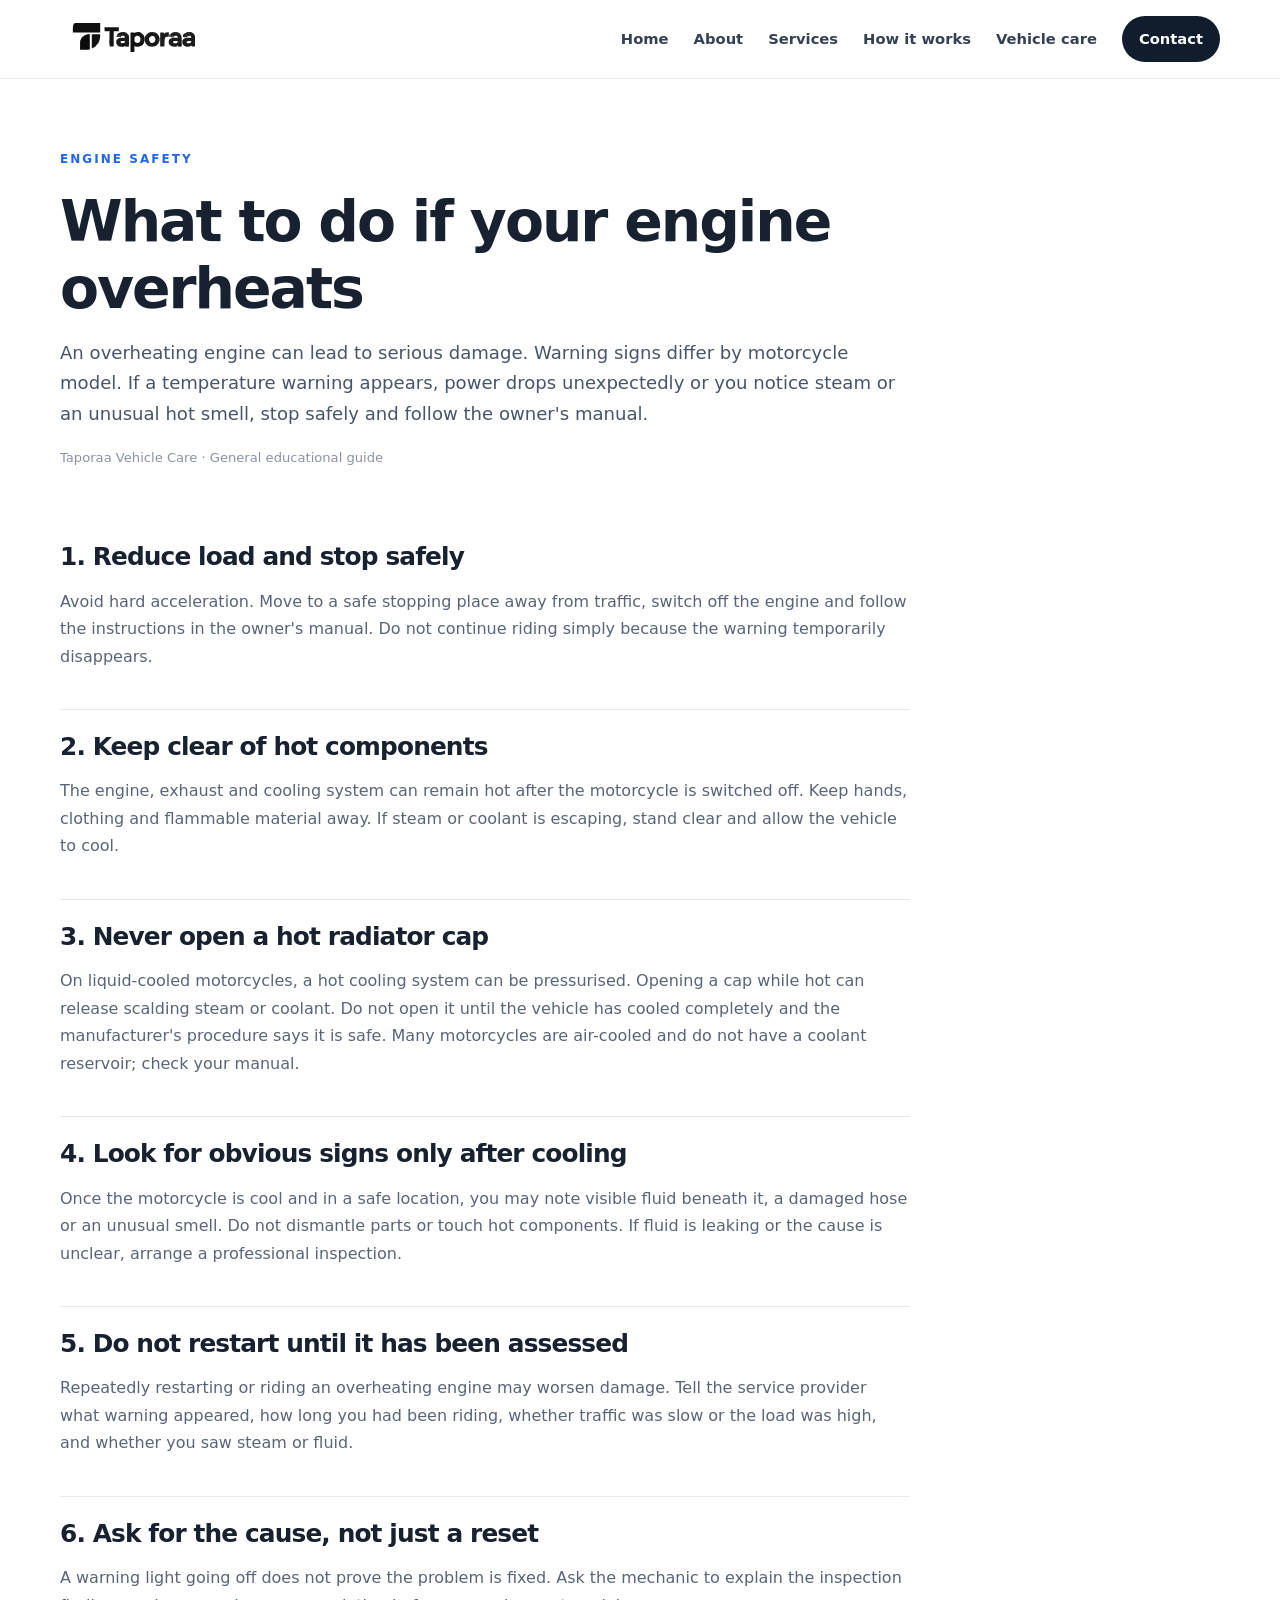
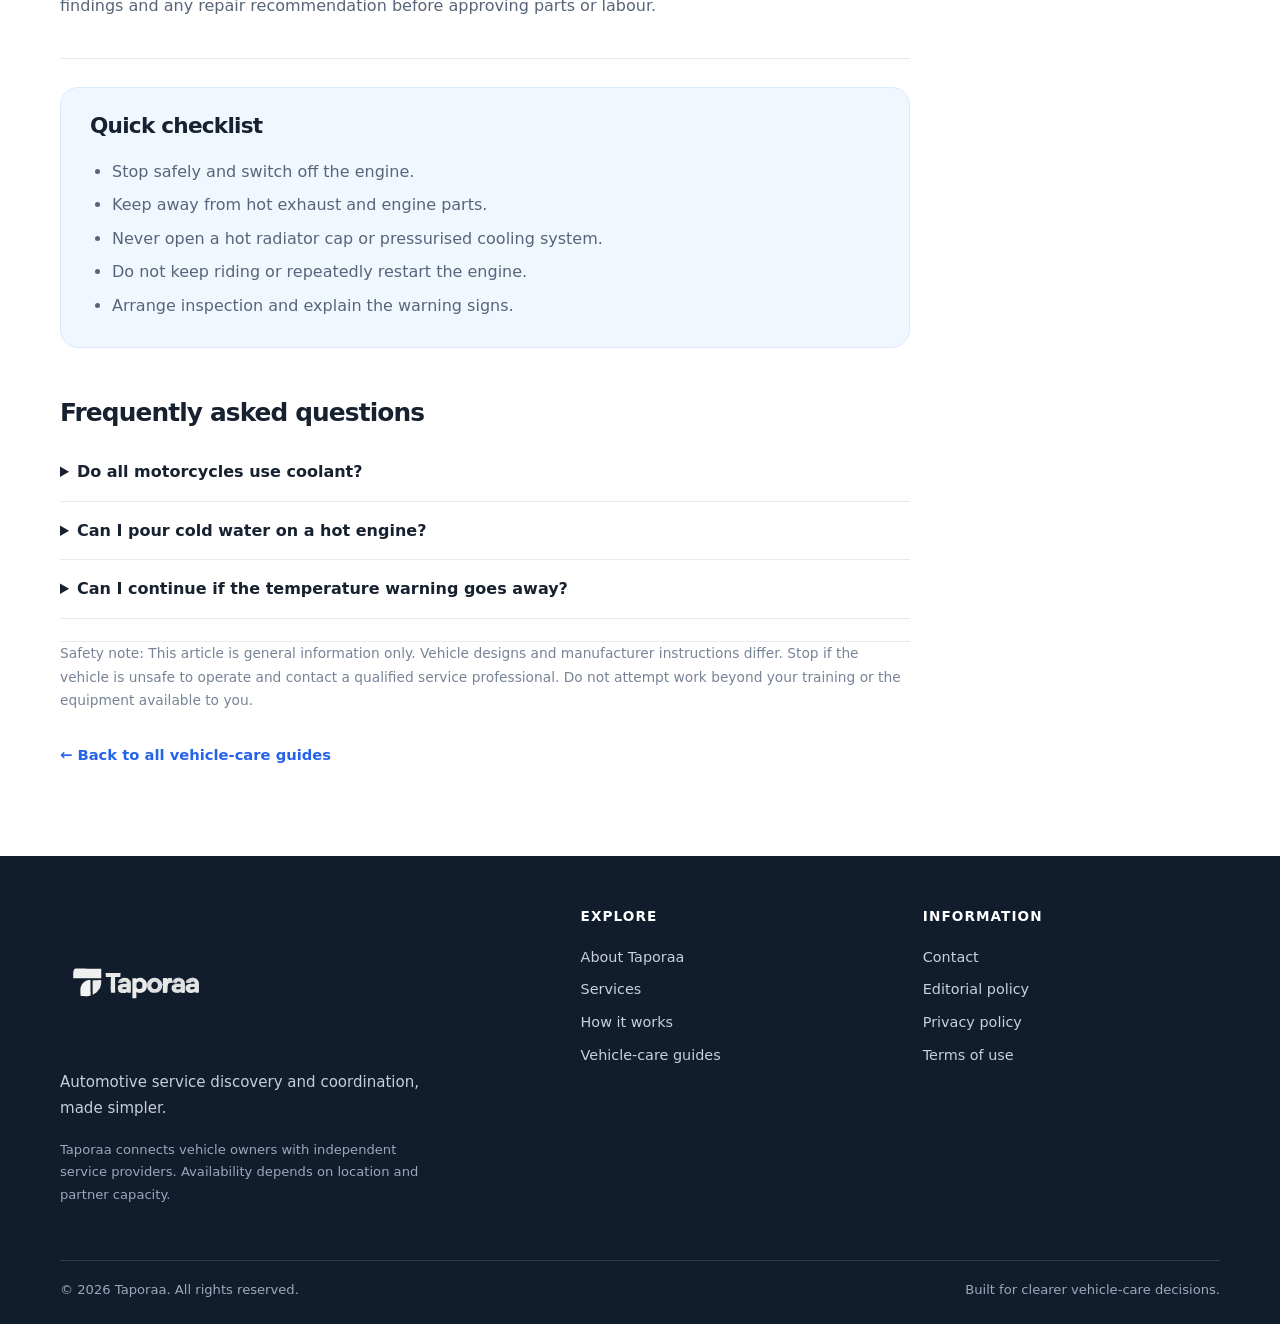
<file: vehicle-care/engine-overheating.html>
<!doctype html>
<html lang="en-IN">
<head>
  <meta charset="utf-8">
  <meta name="viewport" content="width=device-width, initial-scale=1">
  <title>Engine Overheating: Safe Steps for Riders | Taporaa</title>
  <meta name="description" content="Learn how to respond safely to overheating symptoms, avoid burns and arrange a professional inspection.">
  <link rel="canonical" href="https://taporaa.com/vehicle-care/engine-overheating.html">
  <meta property="og:type" content="website">
  <meta property="og:site_name" content="Taporaa">
  <meta property="og:title" content="Engine Overheating: Safe Steps for Riders | Taporaa">
  <meta property="og:description" content="Learn how to respond safely to overheating symptoms, avoid burns and arrange a professional inspection.">
  <meta property="og:url" content="https://taporaa.com/vehicle-care/engine-overheating.html">
  <meta property="og:image" content="https://taporaa.com/assets/img/og-cover.svg">
  <meta name="twitter:card" content="summary_large_image">

  <link rel="icon" href="/assets/img/favicon.svg" type="image/svg+xml">
  <link rel="stylesheet" href="/assets/css/style.css">
  <meta name="theme-color" content="#111827">
  <!-- Google Analytics 4: retained from the existing Taporaa site. Disable in site-config.js if no longer used. -->
  <script async src="https://www.googletagmanager.com/gtag/js?id=G-NDCK1PM405"></script>
  <script>window.dataLayer=window.dataLayer||[];function gtag(){dataLayer.push(arguments);}gtag('js',new Date());gtag('config','G-NDCK1PM405');</script>
  <!-- AdSense site-review code: retained from the existing Taporaa site. Do not modify the client ID. -->
  <script async src="https://pagead2.googlesyndication.com/pagead/js/adsbygoogle.js?client=ca-pub-1390238086527698" crossorigin="anonymous"></script>


</head>
<body>

<a class="skip-link" href="#main">Skip to content</a>
<header class="site-header">
  <div class="container header-inner">
    <a class="brand" href="/" aria-label="Taporaa home">
      <img src="/assets/img/taporaa-logo.svg" width="154" height="42" alt="Taporaa" />
    </a>
    <button class="menu-toggle" type="button" aria-expanded="false" aria-controls="primary-nav" aria-label="Open navigation"><span></span><span></span><span></span></button>
    <nav class="primary-nav" id="primary-nav" aria-label="Main navigation">
      <a href="/">Home</a><a href="/about.html">About</a><a href="/services.html">Services</a><a href="/how-it-works.html">How it works</a><a href="/vehicle-care/">Vehicle care</a><a class="nav-contact" href="/contact.html">Contact</a>
    </nav>
  </div>
</header>

<main id="main" class="container page-main">

<article class="article-layout">
  <header class="article-header"><p class="eyebrow">ENGINE SAFETY</p><h1>What to do if your engine overheats</h1><p class="article-lead">An overheating engine can lead to serious damage. Warning signs differ by motorcycle model. If a temperature warning appears, power drops unexpectedly or you notice steam or an unusual hot smell, stop safely and follow the owner's manual.</p><p class="article-meta">Taporaa Vehicle Care · General educational guide</p></header>
  <div class="article-body"><section class="article-section"><h2>1. Reduce load and stop safely</h2><p>Avoid hard acceleration. Move to a safe stopping place away from traffic, switch off the engine and follow the instructions in the owner's manual. Do not continue riding simply because the warning temporarily disappears.</p></section><section class="article-section"><h2>2. Keep clear of hot components</h2><p>The engine, exhaust and cooling system can remain hot after the motorcycle is switched off. Keep hands, clothing and flammable material away. If steam or coolant is escaping, stand clear and allow the vehicle to cool.</p></section><section class="article-section"><h2>3. Never open a hot radiator cap</h2><p>On liquid-cooled motorcycles, a hot cooling system can be pressurised. Opening a cap while hot can release scalding steam or coolant. Do not open it until the vehicle has cooled completely and the manufacturer's procedure says it is safe. Many motorcycles are air-cooled and do not have a coolant reservoir; check your manual.</p></section><section class="article-section"><h2>4. Look for obvious signs only after cooling</h2><p>Once the motorcycle is cool and in a safe location, you may note visible fluid beneath it, a damaged hose or an unusual smell. Do not dismantle parts or touch hot components. If fluid is leaking or the cause is unclear, arrange a professional inspection.</p></section><section class="article-section"><h2>5. Do not restart until it has been assessed</h2><p>Repeatedly restarting or riding an overheating engine may worsen damage. Tell the service provider what warning appeared, how long you had been riding, whether traffic was slow or the load was high, and whether you saw steam or fluid.</p></section><section class="article-section"><h2>6. Ask for the cause, not just a reset</h2><p>A warning light going off does not prove the problem is fixed. Ask the mechanic to explain the inspection findings and any repair recommendation before approving parts or labour.</p></section>
    <aside class="check-panel"><h2>Quick checklist</h2><ul><li>Stop safely and switch off the engine.</li><li>Keep away from hot exhaust and engine parts.</li><li>Never open a hot radiator cap or pressurised cooling system.</li><li>Do not keep riding or repeatedly restart the engine.</li><li>Arrange inspection and explain the warning signs.</li></ul></aside>
    <section class="article-section"><h2>Frequently asked questions</h2><details class="faq-item"><summary>Do all motorcycles use coolant?</summary><p>No. Some motorcycles are air-cooled, while others use liquid cooling. Consult the owner's manual to identify the system on your model.</p></details><details class="faq-item"><summary>Can I pour cold water on a hot engine?</summary><p>Do not do this. Sudden temperature changes and water contacting hot components can create risks. Let the motorcycle cool and follow the manufacturer's guidance.</p></details><details class="faq-item"><summary>Can I continue if the temperature warning goes away?</summary><p>A warning disappearing does not establish that the cause has been resolved. Stop safely and follow the manual or arrange an inspection.</p></details></section>
    <p class="disclaimer">Safety note: This article is general information only. Vehicle designs and manufacturer instructions differ. Stop if the vehicle is unsafe to operate and contact a qualified service professional. Do not attempt work beyond your training or the equipment available to you.</p>
    <p class="article-back"><a class="text-link" href="/vehicle-care/">← Back to all vehicle-care guides</a></p>
  </div>
</article>

</main>

<footer class="site-footer">
  <div class="container footer-grid">
    <div class="footer-brand">
      <a href="/" aria-label="Taporaa home"><img src="/assets/img/taporaa-logo-light.svg" width="154" height="42" alt="Taporaa" loading="lazy"></a>
      <p>Automotive service discovery and coordination, made simpler.</p>
      <p class="small-note">Taporaa connects vehicle owners with independent service providers. Availability depends on location and partner capacity.</p>
    </div>
    <div><h2>Explore</h2><a href="/about.html">About Taporaa</a><a href="/services.html">Services</a><a href="/how-it-works.html">How it works</a><a href="/vehicle-care/">Vehicle-care guides</a></div>
    <div><h2>Information</h2><a href="/contact.html">Contact</a><a href="/editorial-policy.html">Editorial policy</a><a href="/privacy-policy.html">Privacy policy</a><a href="/terms.html">Terms of use</a></div>
  </div>
  <div class="container footer-bottom"><span>© <span data-current-year>2026</span> Taporaa. All rights reserved.</span><span>Built for clearer vehicle-care decisions.</span></div>
</footer>
<script src="/assets/js/site-config.js"></script>
<script src="/assets/js/site.js" defer></script>

</body>
</html>
</file>
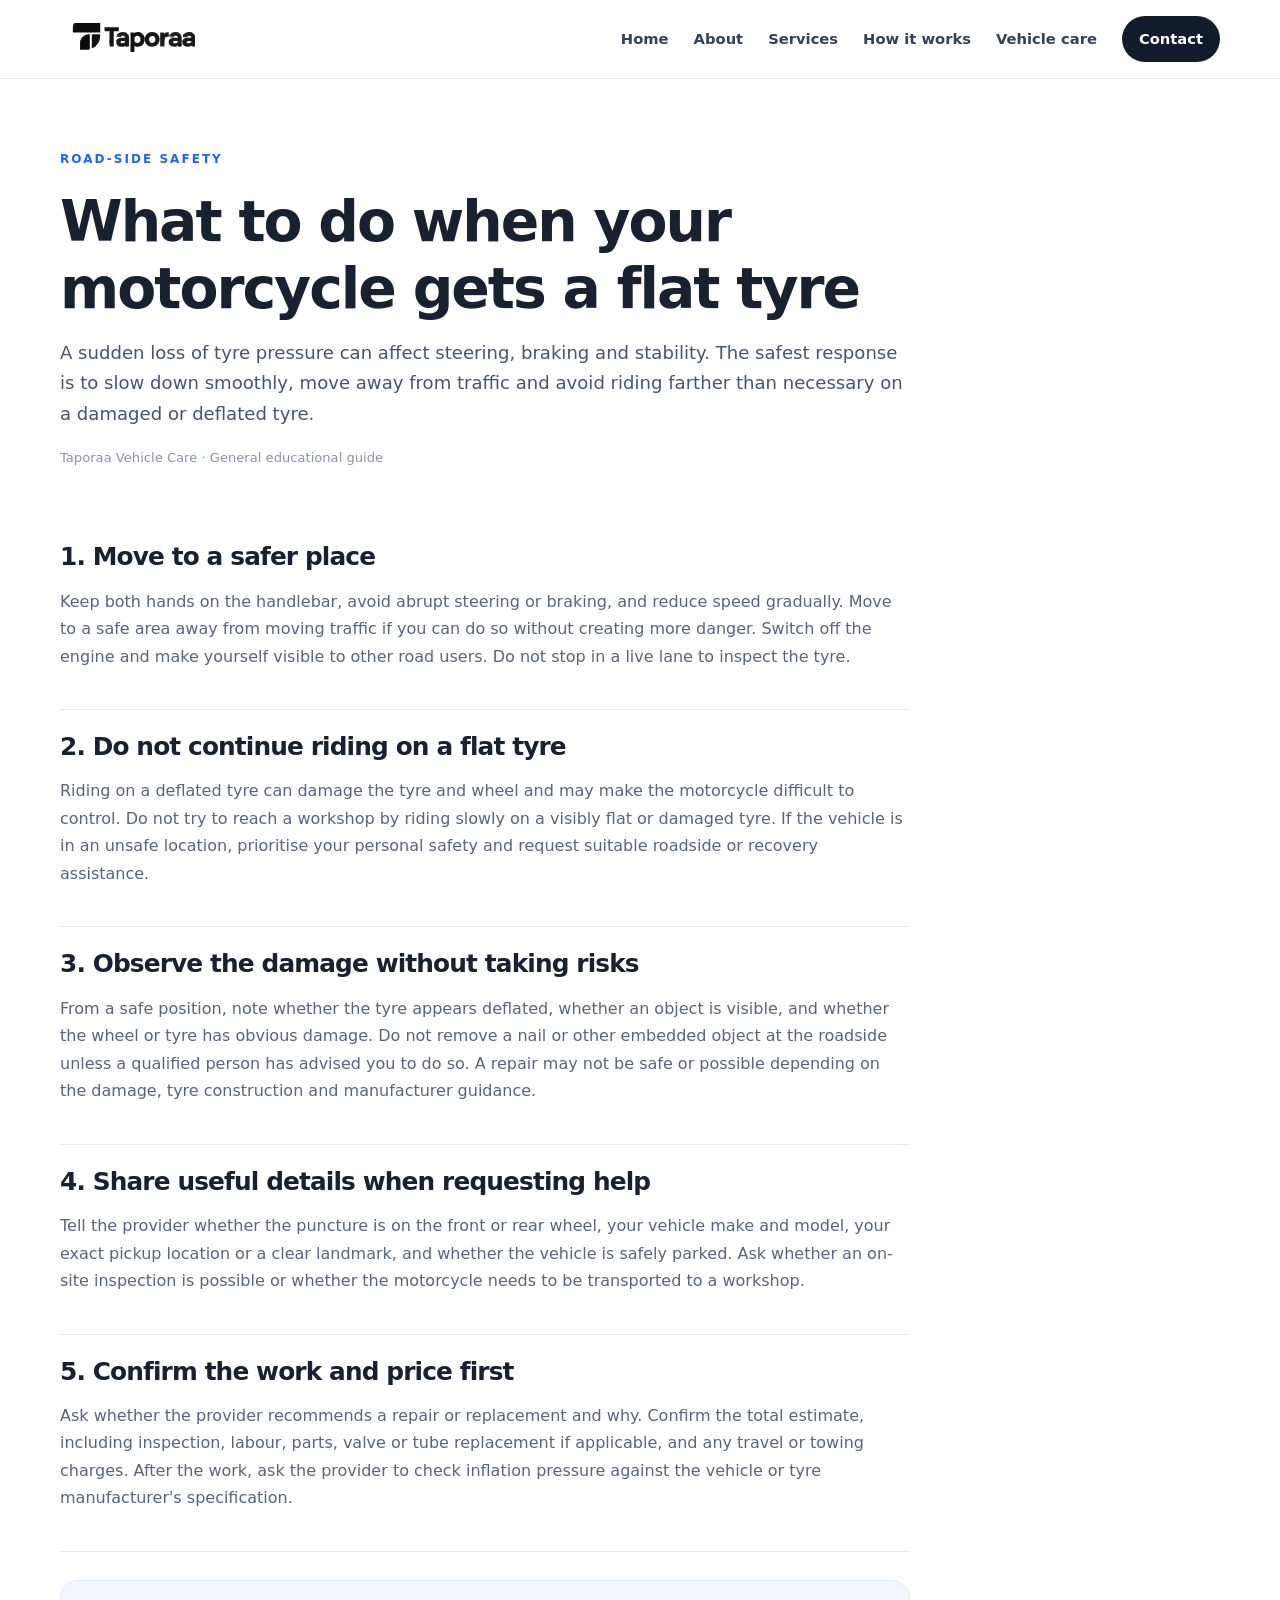
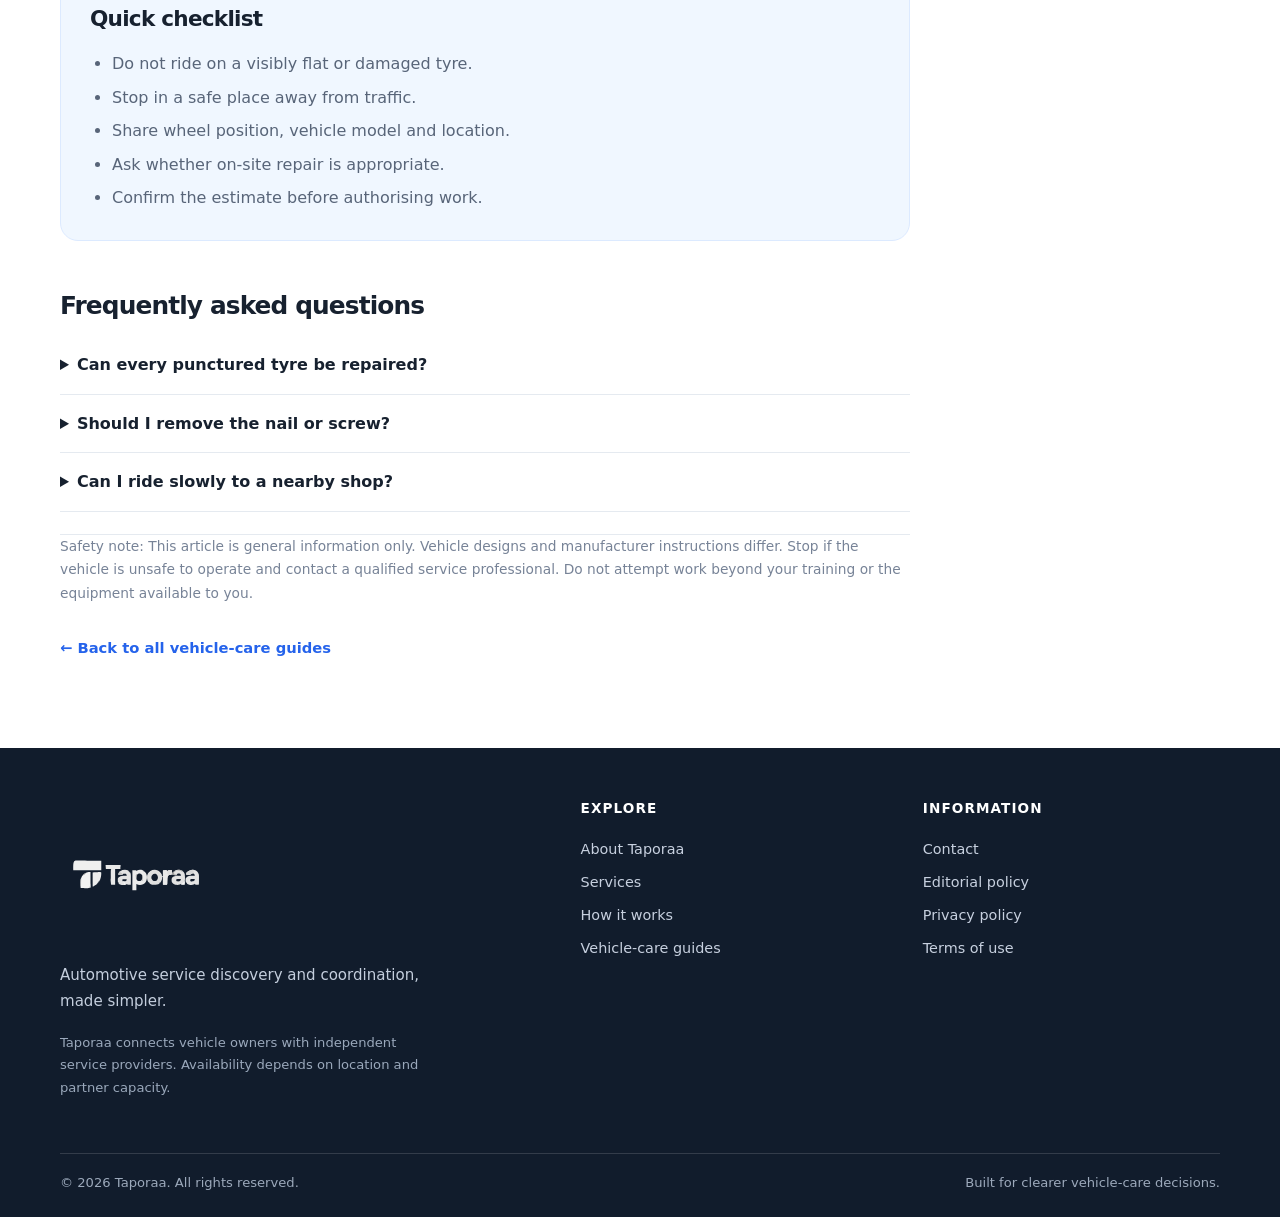
<file: vehicle-care/flat-tyre.html>
<!doctype html>
<html lang="en-IN">
<head>
  <meta charset="utf-8">
  <meta name="viewport" content="width=device-width, initial-scale=1">
  <title>What to Do When Your Motorcycle Gets a Flat Tyre | Taporaa</title>
  <meta name="description" content="A practical safety-first guide to stopping safely, avoiding further tyre damage and arranging motorcycle puncture assistance.">
  <link rel="canonical" href="https://taporaa.com/vehicle-care/flat-tyre.html">
  <meta property="og:type" content="website">
  <meta property="og:site_name" content="Taporaa">
  <meta property="og:title" content="What to Do When Your Motorcycle Gets a Flat Tyre | Taporaa">
  <meta property="og:description" content="A practical safety-first guide to stopping safely, avoiding further tyre damage and arranging motorcycle puncture assistance.">
  <meta property="og:url" content="https://taporaa.com/vehicle-care/flat-tyre.html">
  <meta property="og:image" content="https://taporaa.com/assets/img/og-cover.svg">
  <meta name="twitter:card" content="summary_large_image">

  <link rel="icon" href="/assets/img/favicon.svg" type="image/svg+xml">
  <link rel="stylesheet" href="/assets/css/style.css">
  <meta name="theme-color" content="#111827">
  <!-- Google Analytics 4: retained from the existing Taporaa site. Disable in site-config.js if no longer used. -->
  <script async src="https://www.googletagmanager.com/gtag/js?id=G-NDCK1PM405"></script>
  <script>window.dataLayer=window.dataLayer||[];function gtag(){dataLayer.push(arguments);}gtag('js',new Date());gtag('config','G-NDCK1PM405');</script>
  <!-- AdSense site-review code: retained from the existing Taporaa site. Do not modify the client ID. -->
  <script async src="https://pagead2.googlesyndication.com/pagead/js/adsbygoogle.js?client=ca-pub-1390238086527698" crossorigin="anonymous"></script>


</head>
<body>

<a class="skip-link" href="#main">Skip to content</a>
<header class="site-header">
  <div class="container header-inner">
    <a class="brand" href="/" aria-label="Taporaa home">
      <img src="/assets/img/taporaa-logo.svg" width="154" height="42" alt="Taporaa" />
    </a>
    <button class="menu-toggle" type="button" aria-expanded="false" aria-controls="primary-nav" aria-label="Open navigation"><span></span><span></span><span></span></button>
    <nav class="primary-nav" id="primary-nav" aria-label="Main navigation">
      <a href="/">Home</a><a href="/about.html">About</a><a href="/services.html">Services</a><a href="/how-it-works.html">How it works</a><a href="/vehicle-care/">Vehicle care</a><a class="nav-contact" href="/contact.html">Contact</a>
    </nav>
  </div>
</header>

<main id="main" class="container page-main">

<article class="article-layout">
  <header class="article-header"><p class="eyebrow">ROAD-SIDE SAFETY</p><h1>What to do when your motorcycle gets a flat tyre</h1><p class="article-lead">A sudden loss of tyre pressure can affect steering, braking and stability. The safest response is to slow down smoothly, move away from traffic and avoid riding farther than necessary on a damaged or deflated tyre.</p><p class="article-meta">Taporaa Vehicle Care · General educational guide</p></header>
  <div class="article-body"><section class="article-section"><h2>1. Move to a safer place</h2><p>Keep both hands on the handlebar, avoid abrupt steering or braking, and reduce speed gradually. Move to a safe area away from moving traffic if you can do so without creating more danger. Switch off the engine and make yourself visible to other road users. Do not stop in a live lane to inspect the tyre.</p></section><section class="article-section"><h2>2. Do not continue riding on a flat tyre</h2><p>Riding on a deflated tyre can damage the tyre and wheel and may make the motorcycle difficult to control. Do not try to reach a workshop by riding slowly on a visibly flat or damaged tyre. If the vehicle is in an unsafe location, prioritise your personal safety and request suitable roadside or recovery assistance.</p></section><section class="article-section"><h2>3. Observe the damage without taking risks</h2><p>From a safe position, note whether the tyre appears deflated, whether an object is visible, and whether the wheel or tyre has obvious damage. Do not remove a nail or other embedded object at the roadside unless a qualified person has advised you to do so. A repair may not be safe or possible depending on the damage, tyre construction and manufacturer guidance.</p></section><section class="article-section"><h2>4. Share useful details when requesting help</h2><p>Tell the provider whether the puncture is on the front or rear wheel, your vehicle make and model, your exact pickup location or a clear landmark, and whether the vehicle is safely parked. Ask whether an on-site inspection is possible or whether the motorcycle needs to be transported to a workshop.</p></section><section class="article-section"><h2>5. Confirm the work and price first</h2><p>Ask whether the provider recommends a repair or replacement and why. Confirm the total estimate, including inspection, labour, parts, valve or tube replacement if applicable, and any travel or towing charges. After the work, ask the provider to check inflation pressure against the vehicle or tyre manufacturer's specification.</p></section>
    <aside class="check-panel"><h2>Quick checklist</h2><ul><li>Do not ride on a visibly flat or damaged tyre.</li><li>Stop in a safe place away from traffic.</li><li>Share wheel position, vehicle model and location.</li><li>Ask whether on-site repair is appropriate.</li><li>Confirm the estimate before authorising work.</li></ul></aside>
    <section class="article-section"><h2>Frequently asked questions</h2><details class="faq-item"><summary>Can every punctured tyre be repaired?</summary><p>No. Repair suitability depends on the location and size of the damage, tyre type, internal condition and manufacturer guidance. A provider should inspect it before recommending repair.</p></details><details class="faq-item"><summary>Should I remove the nail or screw?</summary><p>Avoid removing an embedded object at the roadside. Removing it can cause a rapid air loss and may make later assessment harder. Ask a tyre professional to inspect it.</p></details><details class="faq-item"><summary>Can I ride slowly to a nearby shop?</summary><p>Do not ride on a visibly flat or damaged tyre. Arrange suitable assistance or recovery instead.</p></details></section>
    <p class="disclaimer">Safety note: This article is general information only. Vehicle designs and manufacturer instructions differ. Stop if the vehicle is unsafe to operate and contact a qualified service professional. Do not attempt work beyond your training or the equipment available to you.</p>
    <p class="article-back"><a class="text-link" href="/vehicle-care/">← Back to all vehicle-care guides</a></p>
  </div>
</article>

</main>

<footer class="site-footer">
  <div class="container footer-grid">
    <div class="footer-brand">
      <a href="/" aria-label="Taporaa home"><img src="/assets/img/taporaa-logo-light.svg" width="154" height="42" alt="Taporaa" loading="lazy"></a>
      <p>Automotive service discovery and coordination, made simpler.</p>
      <p class="small-note">Taporaa connects vehicle owners with independent service providers. Availability depends on location and partner capacity.</p>
    </div>
    <div><h2>Explore</h2><a href="/about.html">About Taporaa</a><a href="/services.html">Services</a><a href="/how-it-works.html">How it works</a><a href="/vehicle-care/">Vehicle-care guides</a></div>
    <div><h2>Information</h2><a href="/contact.html">Contact</a><a href="/editorial-policy.html">Editorial policy</a><a href="/privacy-policy.html">Privacy policy</a><a href="/terms.html">Terms of use</a></div>
  </div>
  <div class="container footer-bottom"><span>© <span data-current-year>2026</span> Taporaa. All rights reserved.</span><span>Built for clearer vehicle-care decisions.</span></div>
</footer>
<script src="/assets/js/site-config.js"></script>
<script src="/assets/js/site.js" defer></script>

</body>
</html>
</file>
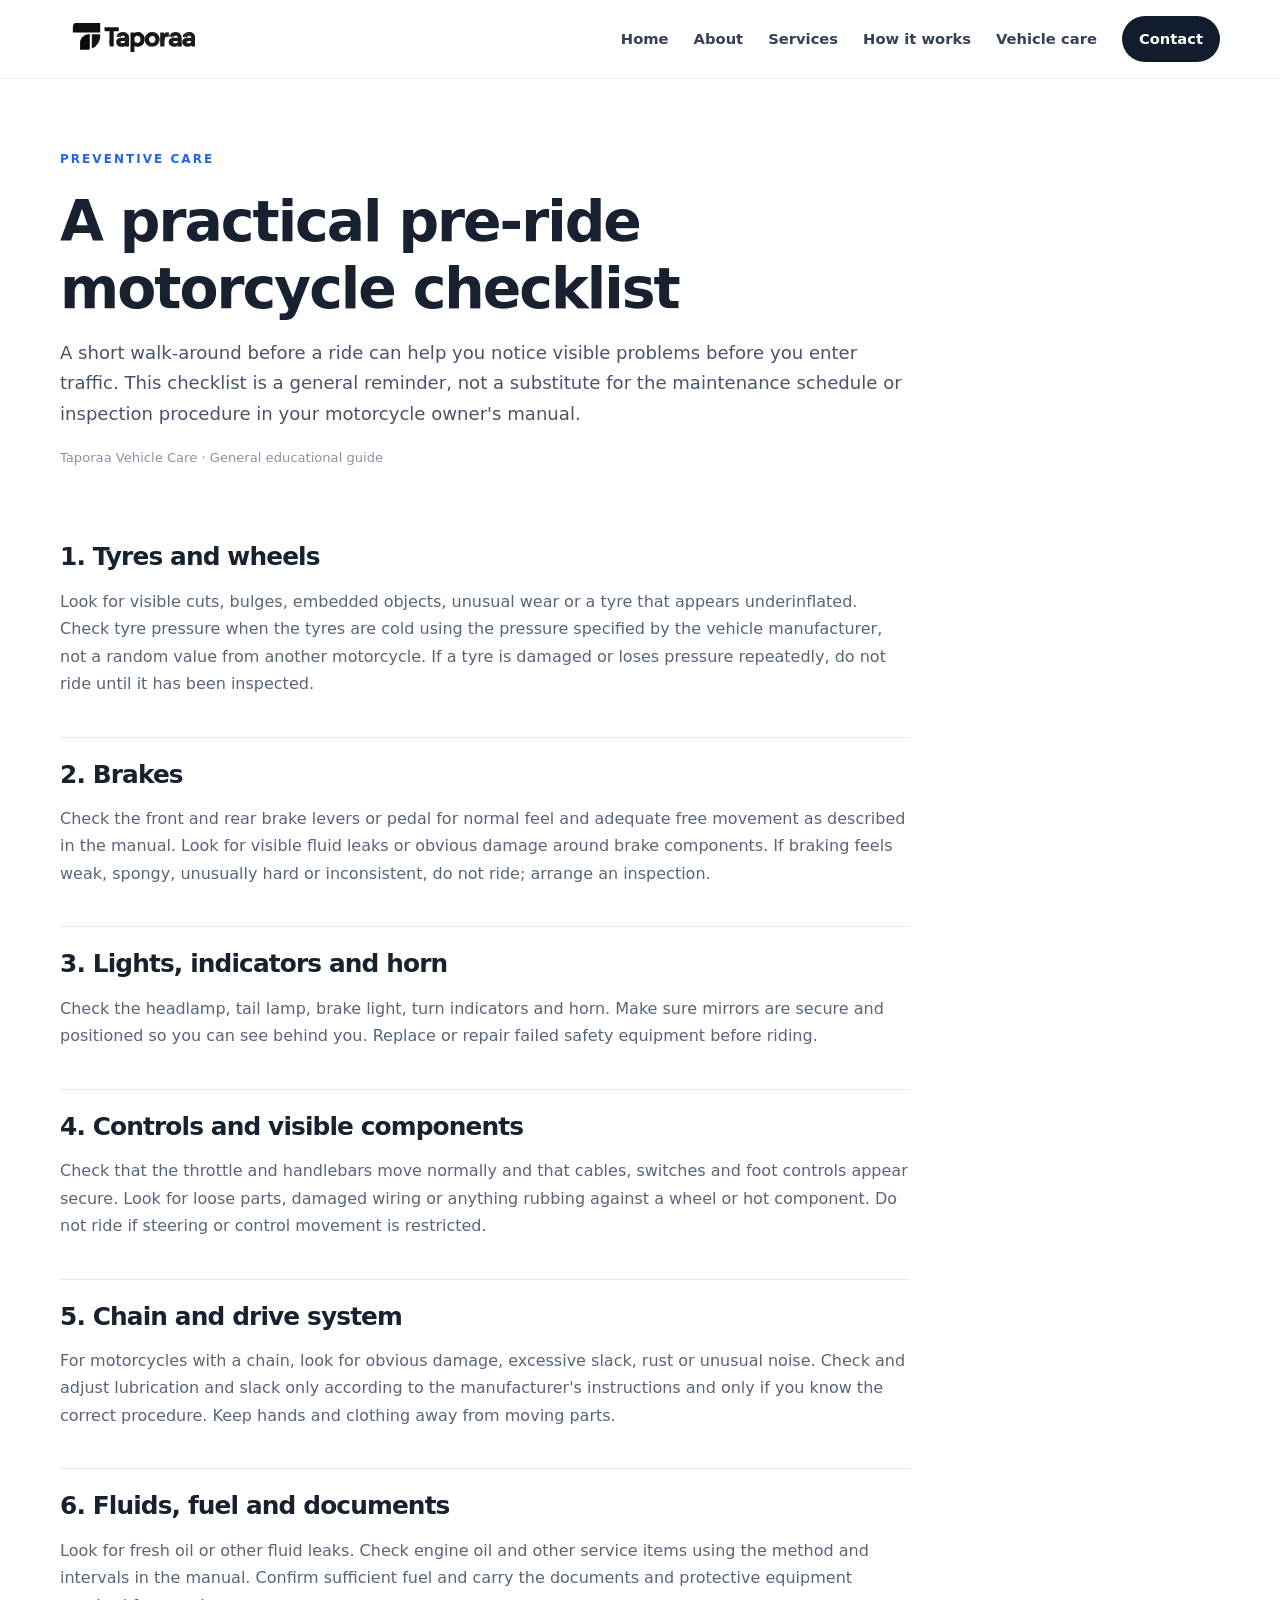
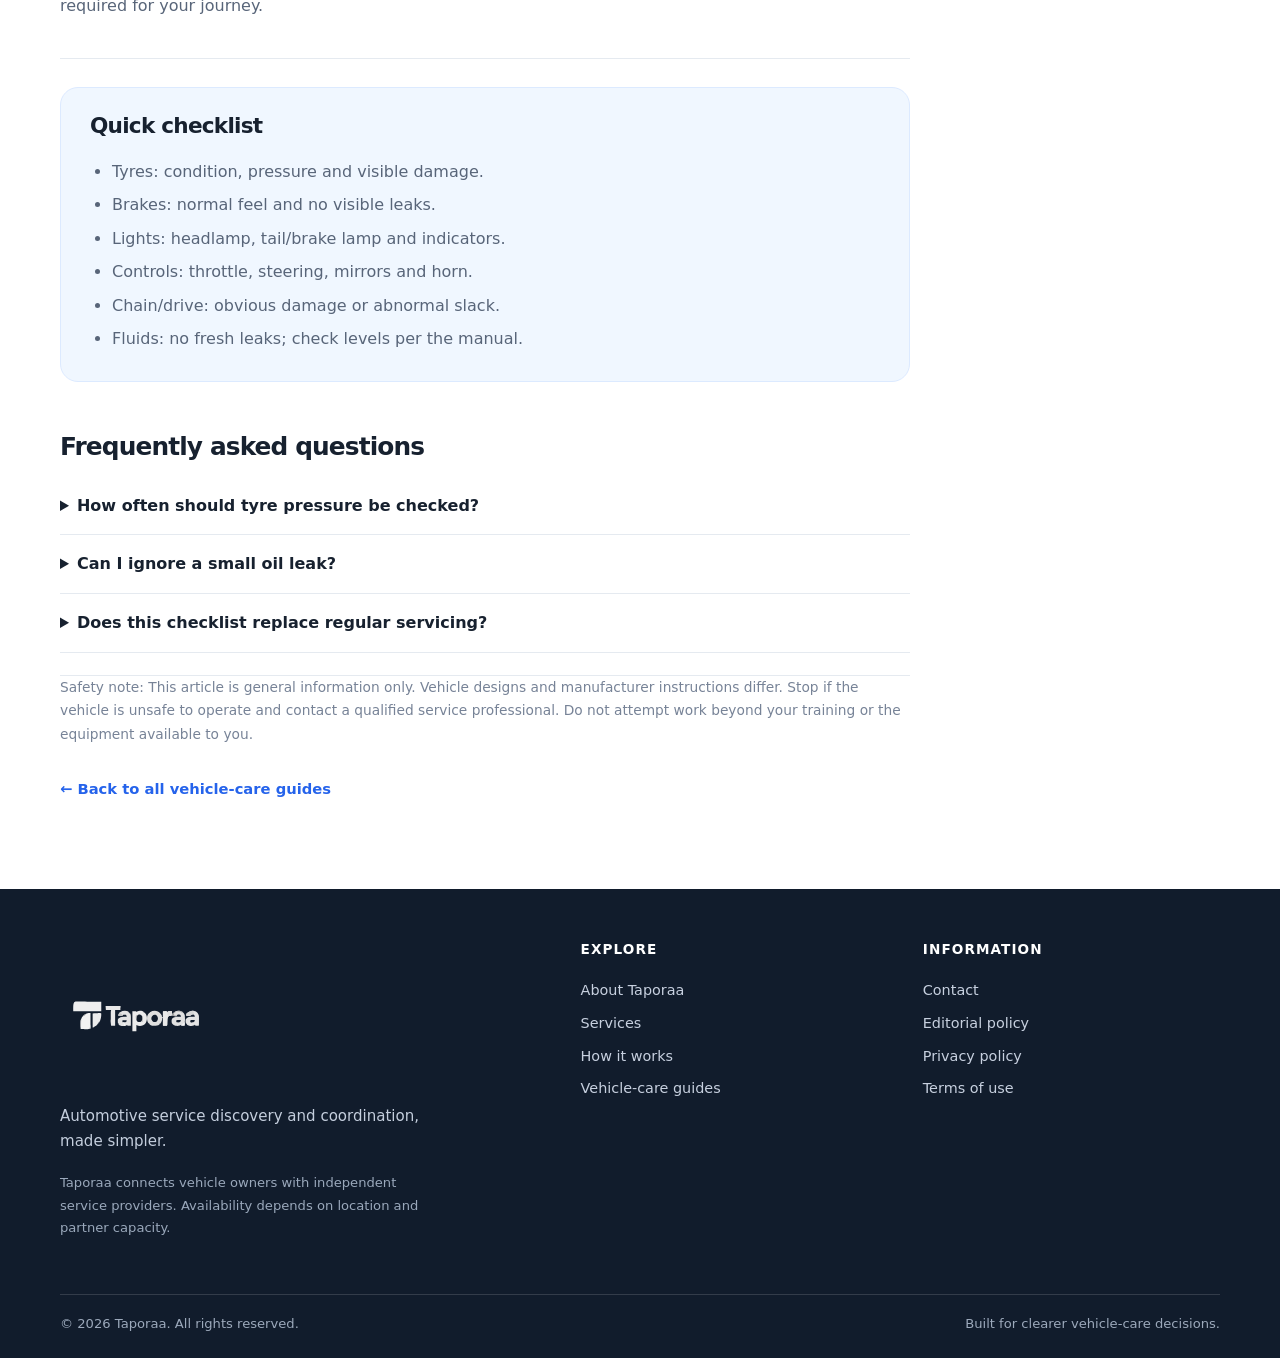
<file: vehicle-care/pre-ride-check.html>
<!doctype html>
<html lang="en-IN">
<head>
  <meta charset="utf-8">
  <meta name="viewport" content="width=device-width, initial-scale=1">
  <title>Pre-Ride Motorcycle Checklist | Taporaa</title>
  <meta name="description" content="A simple pre-ride walk-around for motorcycle tyres, brakes, lights, controls, chain, fluids and visible damage.">
  <link rel="canonical" href="https://taporaa.com/vehicle-care/pre-ride-check.html">
  <meta property="og:type" content="website">
  <meta property="og:site_name" content="Taporaa">
  <meta property="og:title" content="Pre-Ride Motorcycle Checklist | Taporaa">
  <meta property="og:description" content="A simple pre-ride walk-around for motorcycle tyres, brakes, lights, controls, chain, fluids and visible damage.">
  <meta property="og:url" content="https://taporaa.com/vehicle-care/pre-ride-check.html">
  <meta property="og:image" content="https://taporaa.com/assets/img/og-cover.svg">
  <meta name="twitter:card" content="summary_large_image">

  <link rel="icon" href="/assets/img/favicon.svg" type="image/svg+xml">
  <link rel="stylesheet" href="/assets/css/style.css">
  <meta name="theme-color" content="#111827">
  <!-- Google Analytics 4: retained from the existing Taporaa site. Disable in site-config.js if no longer used. -->
  <script async src="https://www.googletagmanager.com/gtag/js?id=G-NDCK1PM405"></script>
  <script>window.dataLayer=window.dataLayer||[];function gtag(){dataLayer.push(arguments);}gtag('js',new Date());gtag('config','G-NDCK1PM405');</script>
  <!-- AdSense site-review code: retained from the existing Taporaa site. Do not modify the client ID. -->
  <script async src="https://pagead2.googlesyndication.com/pagead/js/adsbygoogle.js?client=ca-pub-1390238086527698" crossorigin="anonymous"></script>


</head>
<body>

<a class="skip-link" href="#main">Skip to content</a>
<header class="site-header">
  <div class="container header-inner">
    <a class="brand" href="/" aria-label="Taporaa home">
      <img src="/assets/img/taporaa-logo.svg" width="154" height="42" alt="Taporaa" />
    </a>
    <button class="menu-toggle" type="button" aria-expanded="false" aria-controls="primary-nav" aria-label="Open navigation"><span></span><span></span><span></span></button>
    <nav class="primary-nav" id="primary-nav" aria-label="Main navigation">
      <a href="/">Home</a><a href="/about.html">About</a><a href="/services.html">Services</a><a href="/how-it-works.html">How it works</a><a href="/vehicle-care/">Vehicle care</a><a class="nav-contact" href="/contact.html">Contact</a>
    </nav>
  </div>
</header>

<main id="main" class="container page-main">

<article class="article-layout">
  <header class="article-header"><p class="eyebrow">PREVENTIVE CARE</p><h1>A practical pre-ride motorcycle checklist</h1><p class="article-lead">A short walk-around before a ride can help you notice visible problems before you enter traffic. This checklist is a general reminder, not a substitute for the maintenance schedule or inspection procedure in your motorcycle owner's manual.</p><p class="article-meta">Taporaa Vehicle Care · General educational guide</p></header>
  <div class="article-body"><section class="article-section"><h2>1. Tyres and wheels</h2><p>Look for visible cuts, bulges, embedded objects, unusual wear or a tyre that appears underinflated. Check tyre pressure when the tyres are cold using the pressure specified by the vehicle manufacturer, not a random value from another motorcycle. If a tyre is damaged or loses pressure repeatedly, do not ride until it has been inspected.</p></section><section class="article-section"><h2>2. Brakes</h2><p>Check the front and rear brake levers or pedal for normal feel and adequate free movement as described in the manual. Look for visible fluid leaks or obvious damage around brake components. If braking feels weak, spongy, unusually hard or inconsistent, do not ride; arrange an inspection.</p></section><section class="article-section"><h2>3. Lights, indicators and horn</h2><p>Check the headlamp, tail lamp, brake light, turn indicators and horn. Make sure mirrors are secure and positioned so you can see behind you. Replace or repair failed safety equipment before riding.</p></section><section class="article-section"><h2>4. Controls and visible components</h2><p>Check that the throttle and handlebars move normally and that cables, switches and foot controls appear secure. Look for loose parts, damaged wiring or anything rubbing against a wheel or hot component. Do not ride if steering or control movement is restricted.</p></section><section class="article-section"><h2>5. Chain and drive system</h2><p>For motorcycles with a chain, look for obvious damage, excessive slack, rust or unusual noise. Check and adjust lubrication and slack only according to the manufacturer's instructions and only if you know the correct procedure. Keep hands and clothing away from moving parts.</p></section><section class="article-section"><h2>6. Fluids, fuel and documents</h2><p>Look for fresh oil or other fluid leaks. Check engine oil and other service items using the method and intervals in the manual. Confirm sufficient fuel and carry the documents and protective equipment required for your journey.</p></section>
    <aside class="check-panel"><h2>Quick checklist</h2><ul><li>Tyres: condition, pressure and visible damage.</li><li>Brakes: normal feel and no visible leaks.</li><li>Lights: headlamp, tail/brake lamp and indicators.</li><li>Controls: throttle, steering, mirrors and horn.</li><li>Chain/drive: obvious damage or abnormal slack.</li><li>Fluids: no fresh leaks; check levels per the manual.</li></ul></aside>
    <section class="article-section"><h2>Frequently asked questions</h2><details class="faq-item"><summary>How often should tyre pressure be checked?</summary><p>Follow the schedule in your owner's manual and check more often if you notice pressure loss or a change in handling. Use the manufacturer's specified pressure and check when tyres are cold.</p></details><details class="faq-item"><summary>Can I ignore a small oil leak?</summary><p>No. A leak can indicate a fault and may create a road or fire hazard depending on where the fluid goes. Have it inspected before continuing to ride.</p></details><details class="faq-item"><summary>Does this checklist replace regular servicing?</summary><p>No. Routine servicing and component inspections must follow the model-specific maintenance schedule.</p></details></section>
    <p class="disclaimer">Safety note: This article is general information only. Vehicle designs and manufacturer instructions differ. Stop if the vehicle is unsafe to operate and contact a qualified service professional. Do not attempt work beyond your training or the equipment available to you.</p>
    <p class="article-back"><a class="text-link" href="/vehicle-care/">← Back to all vehicle-care guides</a></p>
  </div>
</article>

</main>

<footer class="site-footer">
  <div class="container footer-grid">
    <div class="footer-brand">
      <a href="/" aria-label="Taporaa home"><img src="/assets/img/taporaa-logo-light.svg" width="154" height="42" alt="Taporaa" loading="lazy"></a>
      <p>Automotive service discovery and coordination, made simpler.</p>
      <p class="small-note">Taporaa connects vehicle owners with independent service providers. Availability depends on location and partner capacity.</p>
    </div>
    <div><h2>Explore</h2><a href="/about.html">About Taporaa</a><a href="/services.html">Services</a><a href="/how-it-works.html">How it works</a><a href="/vehicle-care/">Vehicle-care guides</a></div>
    <div><h2>Information</h2><a href="/contact.html">Contact</a><a href="/editorial-policy.html">Editorial policy</a><a href="/privacy-policy.html">Privacy policy</a><a href="/terms.html">Terms of use</a></div>
  </div>
  <div class="container footer-bottom"><span>© <span data-current-year>2026</span> Taporaa. All rights reserved.</span><span>Built for clearer vehicle-care decisions.</span></div>
</footer>
<script src="/assets/js/site-config.js"></script>
<script src="/assets/js/site.js" defer></script>

</body>
</html>
</file>
<file: assets/css/style.css>
:root{--ink:#17212f;--muted:#586579;--line:#e5eaf0;--paper:#fff;--soft:#f5f7fa;--navy:#111c2c;--blue:#2563eb;--blue2:#1d4ed8;--mint:#dff7ef;--mint-ink:#0e7660;--radius:20px;--shadow:0 18px 55px rgba(17,28,44,.08);--max:1160px}
*{box-sizing:border-box}html{scroll-behavior:smooth}body{margin:0;background:var(--paper);color:var(--ink);font-family:Inter,ui-sans-serif,system-ui,-apple-system,BlinkMacSystemFont,'Segoe UI',sans-serif;font-size:16px;line-height:1.72;-webkit-font-smoothing:antialiased}a{color:var(--blue);text-underline-offset:3px}a:hover{color:var(--blue2)}img{max-width:100%;height:auto}h1,h2,h3{font-family:Inter,ui-sans-serif,system-ui,-apple-system,BlinkMacSystemFont,'Segoe UI',sans-serif;line-height:1.18;letter-spacing:-.035em;margin:0 0 16px;color:var(--ink)}h1{font-size:clamp(2.45rem,5vw,4.35rem);font-weight:800}h2{font-size:clamp(1.65rem,3vw,2.35rem);font-weight:800}h3{font-size:1.18rem;font-weight:700}p{margin:0 0 17px;color:var(--muted)}ul,ol{color:var(--muted);padding-left:22px}li{padding:3px 0}code{padding:2px 6px;border-radius:6px;background:#eef2f7;color:#223148;font-size:.9em}.container{width:min(var(--max),calc(100% - 44px));margin-inline:auto}.skip-link{position:absolute;left:-999px;top:8px;background:#fff;color:#111;padding:10px;z-index:100}.skip-link:focus{left:10px}.site-header{position:sticky;top:0;z-index:30;background:rgba(255,255,255,.94);backdrop-filter:blur(14px);border-bottom:1px solid rgba(229,234,240,.9)}.header-inner{height:78px;display:flex;align-items:center;justify-content:space-between;gap:26px}.brand{display:flex;align-items:center}.brand img{display:block;width:150px;height:auto}.primary-nav{display:flex;align-items:center;gap:25px}.primary-nav a{font-size:.92rem;font-weight:600;text-decoration:none;color:#344054}.primary-nav a:hover,.primary-nav a:focus-visible{color:var(--blue)}.primary-nav .nav-contact{background:var(--navy);color:#fff;padding:10px 17px;border-radius:999px}.primary-nav .nav-contact:hover{background:var(--blue);color:#fff}.menu-toggle{display:none;border:0;background:none;padding:10px}.menu-toggle span{display:block;width:23px;height:2px;background:var(--ink);margin:5px}.page-main{min-height:65vh}.hero{display:grid;grid-template-columns:1.08fr .92fr;align-items:center;gap:34px;padding-top:78px;padding-bottom:68px}.hero-copy{max-width:650px}.eyebrow{font-size:.75rem;letter-spacing:.17em;font-weight:700;color:var(--blue);margin:0 0 18px}.hero h1{max-width:680px}.hero-lead{font-size:1.18rem;line-height:1.65;color:#445167;max-width:620px;margin:23px 0}.hero-art{background:linear-gradient(145deg,#edf3ff,#f1fbf7);border-radius:32px;padding:12px;box-shadow:var(--shadow)}.hero-art img{display:block;width:100%;border-radius:24px}.button-row{display:flex;flex-wrap:wrap;gap:12px;margin:27px 0 15px}.button{display:inline-flex;align-items:center;justify-content:center;min-height:48px;padding:12px 21px;border-radius:999px;text-decoration:none;font-weight:700;font-size:.93rem;transition:transform .16s ease,background .16s ease}.button:hover{transform:translateY(-2px)}.button-primary{background:var(--blue);color:#fff}.button-primary:hover{background:var(--blue2);color:#fff}.button-secondary{border:1px solid #cbd5e1;color:var(--ink);background:#fff}.button-secondary:hover{border-color:var(--blue);color:var(--blue)}.button-light{background:#fff;color:var(--navy)}.button-light:hover{color:var(--blue)}.hero-disclaimer,.small-note,.disclaimer{font-size:.86rem;color:#778397}.trust-strip{width:min(var(--max),calc(100% - 44px));margin:0 auto 20px;background:var(--navy);border-radius:18px;display:grid;grid-template-columns:repeat(3,1fr);padding:21px 28px;color:#fff}.trust-strip div{padding:4px 20px;border-right:1px solid rgba(255,255,255,.18)}.trust-strip div:last-child{border:0}.trust-strip strong,.trust-strip span{display:block}.trust-strip strong{font:700 1rem Inter,ui-sans-serif,system-ui,sans-serif}.trust-strip span{font-size:.85rem;color:#c3ccda}.section{padding-top:72px;padding-bottom:64px}.section-pad{padding-left:clamp(0px,2vw,20px);padding-right:clamp(0px,2vw,20px)}.section-heading{max-width:690px;margin:0 0 30px}.section-heading>p:not(.eyebrow){font-size:1.04rem}.service-grid{display:grid;grid-template-columns:repeat(4,1fr);gap:16px}.service-card,.guide-card{border:1px solid var(--line);border-radius:18px;padding:24px;background:#fff;transition:box-shadow .2s ease,transform .2s ease}.service-card:hover,.guide-card:hover{box-shadow:var(--shadow);transform:translateY(-3px)}.card-icon{display:inline-grid;place-items:center;width:43px;height:43px;border-radius:13px;background:#edf3ff;color:var(--blue);font-size:1.4rem;margin-bottom:18px}.service-card p,.guide-card p{font-size:.94rem}.text-link{display:inline-flex;gap:6px;align-items:center;font-weight:700;text-decoration:none;font-size:.92rem}.section-action{margin-top:27px}.split-section{display:grid;grid-template-columns:1fr 1fr;gap:58px;padding-top:78px;padding-bottom:78px;background:var(--soft);border-radius:26px;margin:25px 0}.split-section>div:first-child{padding-left:30px}.step-list{list-style:none;margin:0;padding:0 30px 0 0}.step-list li{display:flex;gap:18px;padding:0 0 23px;margin-bottom:23px;border-bottom:1px solid #dfe5ed}.step-list li:last-child{border:0;margin:0;padding-bottom:0}.step-list b{font:800 1.1rem Inter,ui-sans-serif,system-ui,sans-serif;color:var(--blue)}.step-list h3{margin-bottom:6px}.step-list p{margin:0;font-size:.94rem}.guide-section{padding-top:83px;padding-bottom:73px}.guide-grid{display:grid;grid-template-columns:repeat(3,1fr);gap:16px}.guide-tag{font-size:.7rem!important;letter-spacing:.14em;font-weight:700;color:var(--mint-ink)!important;margin:0 0 12px}.guide-card h3{font-size:1.23rem}.notice-panel{background:#f0f7ff;border:1px solid #dceaff;border-radius:22px;padding:35px 40px;margin:34px 0}.notice-panel p:last-child{margin-bottom:0}.notice-panel.compact{padding:25px 30px}.cta-band{display:flex;align-items:center;justify-content:space-between;gap:25px;background:var(--blue);border-radius:24px;padding-top:34px;padding-bottom:34px;margin:50px 0 70px}.cta-band h2,.cta-band p{color:#fff}.cta-band .eyebrow{color:#cfe0ff}.cta-band p{margin-bottom:0}.cta-band>div{max-width:700px}.page-hero{padding:70px 0 43px;max-width:820px}.page-hero h1{font-size:clamp(2.4rem,4.7vw,3.7rem)}.page-hero>p:not(.eyebrow){font-size:1.1rem;max-width:760px}.content-section{max-width:850px;padding:26px 0;border-bottom:1px solid var(--line)}.content-section h2{font-size:1.55rem}.content-section p:last-child,.content-section ul:last-child{margin-bottom:0}.check-list{list-style:none;padding:0}.check-list li{position:relative;padding-left:28px;margin:8px 0}.check-list li:before{content:'✓';position:absolute;left:0;top:3px;color:var(--mint-ink);font-weight:800}.value-grid{display:grid;grid-template-columns:repeat(3,1fr);gap:14px}.value-grid article{padding:20px;background:var(--soft);border-radius:14px}.value-grid p{margin:0;font-size:.93rem}.inline-cta{max-width:850px;margin:35px 0 65px;padding:25px 0}.service-detail-list{max-width:900px}.service-detail{display:grid;grid-template-columns:55px 1fr;gap:20px;padding:31px 0;border-bottom:1px solid var(--line);scroll-margin-top:100px}.detail-number{font:800 1.05rem Inter,ui-sans-serif,system-ui,sans-serif;color:var(--blue);padding-top:5px}.service-detail h2{font-size:1.6rem}.service-detail h3{font-size:1rem;margin:17px 0 6px}.service-detail ul{margin-top:7px}.process-list{list-style:none;padding:0;margin:15px 0 38px;max-width:900px}.process-list li{display:grid;grid-template-columns:58px 1fr;gap:21px;padding:24px 0;border-bottom:1px solid var(--line)}.process-list li>span{font:800 1.25rem Inter,ui-sans-serif,system-ui,sans-serif;color:var(--blue)}.process-list h2{font-size:1.55rem}.process-list p{margin:0}.guide-list{max-width:900px}.guide-row{display:grid;grid-template-columns:65px 1fr;gap:20px;padding:28px 0;border-bottom:1px solid var(--line)}.guide-icon{display:grid;place-items:center;width:56px;height:56px;border-radius:17px;background:var(--mint);font-size:1.5rem;color:var(--mint-ink)}.guide-row h2{font-size:1.45rem}.guide-row h2 a{color:var(--ink);text-decoration:none}.guide-row h2 a:hover{color:var(--blue)}.guide-row p:not(.guide-tag){margin-bottom:10px}.article-layout{padding-top:50px;padding-bottom:70px}.article-header{max-width:900px;padding:20px 0 34px}.article-header h1{font-size:clamp(2.25rem,4.8vw,3.55rem)}.article-lead{font-size:1.13rem;line-height:1.7;color:#46556b;max-width:850px}.article-meta{font-size:.82rem;color:#8993a3}.article-body{max-width:850px}.article-section{padding:22px 0;border-bottom:1px solid var(--line)}.article-section h2{font-size:1.55rem}.check-panel{background:#f0f7ff;border:1px solid #dceaff;border-radius:18px;padding:25px 29px;margin:28px 0}.check-panel h2{font-size:1.35rem}.check-panel ul{margin-bottom:0}.faq-item{border-bottom:1px solid var(--line);padding:15px 0}.faq-item summary{cursor:pointer;font-weight:700;color:var(--ink)}.faq-item p{margin:12px 0 0}.article-back{margin-top:28px}.contact-layout{display:grid;grid-template-columns:1fr 1fr;gap:18px;max-width:950px;margin-bottom:70px}.contact-card{padding:28px;border:1px solid var(--line);border-radius:19px}.contact-card h2{font-size:1.5rem}.config-warning,.policy-config{background:#fff7e6;color:#6b4c12;border:1px solid #f4d89b;border-radius:13px;padding:17px 19px;font-size:.92rem}.contact-card .small-note{margin-top:18px}.policy-updated{font-size:.87rem!important;color:#8993a3!important}.policy-config{max-width:850px;margin:8px 0 22px}.policy-config[hidden]{display:none}.site-footer{background:var(--navy);color:#fff;padding:52px 0 22px}.footer-grid{display:grid;grid-template-columns:1.6fr 1fr 1fr;gap:45px;padding-bottom:37px}.footer-brand img{filter:none}.footer-brand p{max-width:360px;color:#c4cedd;font-size:.94rem}.footer-brand .small-note{font-size:.82rem;color:#9aa8bb}.footer-grid h2{font:700 .85rem Inter,ui-sans-serif,system-ui,sans-serif;color:#fff;letter-spacing:.08em;text-transform:uppercase;margin:0 0 17px}.footer-grid>div:not(:first-child){display:flex;flex-direction:column;align-items:flex-start}.footer-grid a{color:#c7d0df;text-decoration:none;font-size:.9rem;padding:4px 0}.footer-grid a:hover{color:#fff}.footer-bottom{display:flex;justify-content:space-between;gap:20px;border-top:1px solid rgba(255,255,255,.14);padding-top:18px;color:#9ca9bb;font-size:.82rem}.footer-bottom span:last-child{text-align:right}
@media(max-width:980px){.primary-nav{gap:15px}.primary-nav a{font-size:.86rem}.service-grid{grid-template-columns:repeat(2,1fr)}.hero{grid-template-columns:1fr 1fr}.guide-grid{grid-template-columns:1fr 1fr}}
@media(max-width:760px){.container{width:min(var(--max),calc(100% - 34px))}.header-inner{height:68px}.brand img{width:132px}.menu-toggle{display:block;cursor:pointer}.primary-nav{display:none;position:absolute;top:68px;left:0;right:0;padding:16px 24px 22px;background:#fff;border-bottom:1px solid var(--line);box-shadow:0 16px 25px rgba(17,28,44,.08);flex-direction:column;align-items:stretch;gap:0}.primary-nav.is-open{display:flex}.primary-nav a{padding:12px 0}.primary-nav .nav-contact{padding:11px 17px;text-align:center;margin-top:8px}.hero{grid-template-columns:1fr;padding-top:48px;padding-bottom:42px}.hero-art{max-width:580px;margin:0 auto}.trust-strip{grid-template-columns:1fr;gap:12px;padding:18px 22px}.trust-strip div{border-right:0;border-bottom:1px solid rgba(255,255,255,.18);padding:0 0 12px}.trust-strip div:last-child{border:0;padding-bottom:0}.section{padding-top:54px;padding-bottom:48px}.split-section{grid-template-columns:1fr;gap:26px;padding-top:48px;padding-bottom:48px}.split-section>div:first-child{padding:0 12px}.step-list{padding:0 12px}.guide-grid{grid-template-columns:1fr}.notice-panel{padding:25px}.cta-band{align-items:flex-start;flex-direction:column;padding-top:28px;padding-bottom:28px;margin:35px 0 55px}.page-hero{padding-top:48px}.value-grid{grid-template-columns:1fr}.contact-layout{grid-template-columns:1fr}.footer-grid{grid-template-columns:1fr 1fr;gap:28px}.footer-brand{grid-column:1/-1}.footer-bottom{flex-direction:column}.footer-bottom span:last-child{text-align:left}}
@media(max-width:480px){h1{font-size:2.35rem}.service-grid{grid-template-columns:1fr}.button-row{flex-direction:column;align-items:stretch}.button-row .button{width:100%}.service-detail{grid-template-columns:35px 1fr;gap:12px}.detail-number{font-size:.9rem}.process-list li{grid-template-columns:38px 1fr;gap:12px}.guide-row{grid-template-columns:44px 1fr;gap:13px}.guide-icon{width:42px;height:42px;border-radius:13px}.footer-grid{grid-template-columns:1fr}.footer-brand{grid-column:auto}}
@media(prefers-reduced-motion:reduce){html{scroll-behavior:auto}*,*::before,*::after{transition:none!important;animation:none!important}}
</file>
